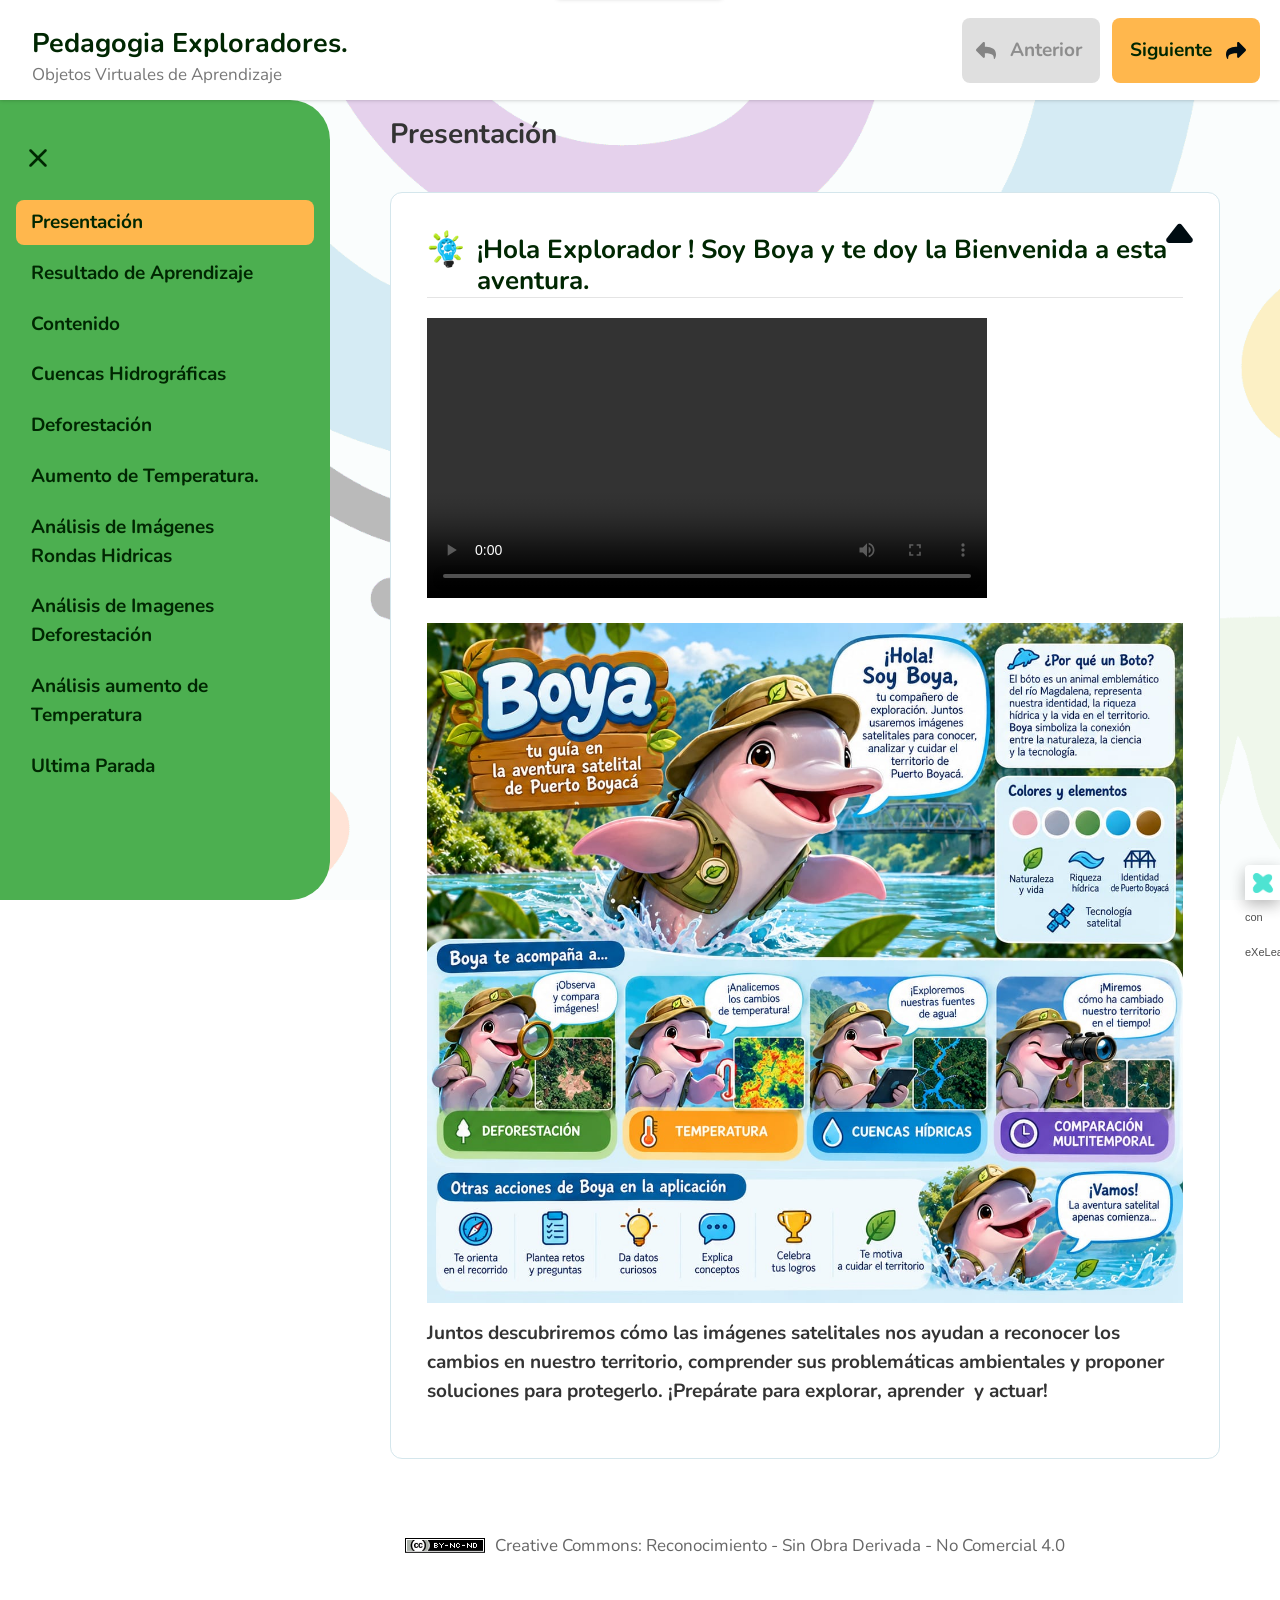
<file: index.html>
<!DOCTYPE html>
<html lang="es" id="exe-index">
<head>
<meta charset="utf-8">
<meta name="generator" content="eXeLearning v4.0.6">
<meta name="viewport" content="width=device-width, initial-scale=1">
<meta name="exe-pass-score" content="5">
<link rel="license" type="text/html" href="https://creativecommons.org/licenses/by-nc-nd/4.0/">
<title>Pedagogia Exploradores.</title>
<link rel="icon" type="image/x-icon" href="libs/favicon.ico">
<meta name="description" content="Este recurso permite a los estudiante de grado octavo de la institución educativa Antonia Santos de Puerto Boyacá, comprender, identificar y reflexionar a partir de imágenes satelitales los cambios ambientales en el territorio, promoviendo el pensamiento analítico de los estudiantes.">
<script>document.querySelector("html").classList.add("js");</script><script src="libs/jquery/jquery.min.js"> </script><script src="libs/common_i18n.js"> </script><script src="libs/common.js"> </script><script src="libs/exe_export.js"> </script><script src="libs/bootstrap/bootstrap.bundle.min.js"> </script><link rel="stylesheet" href="libs/bootstrap/bootstrap.min.css">
<script src="idevices/text/text.js"></script><link rel="stylesheet" href="idevices/text/text.css">
<link rel="stylesheet" href="content/css/base.css"><script src="theme/style.js"> </script><link rel="stylesheet" href="theme/style.css">
</head>
<body class="exe-export exe-web-site">
<script>document.body.className+=" js"</script>
<div class="exe-content exe-export pre-js siteNav-hidden"><a href="#page-mvzi56b8-rff13qmfi" id="skipNav">Skip to content</a> <nav id="siteNav">
<ul>
<li class="active"> <a href="index.html" class="active main-node no-ch">Presentación</a>
</li>
<li> <a href="html/resultado-de-aprendizaje.html" class="no-ch">Resultado de Aprendizaje</a>
</li>
<li> <a href="html/contenido.html" class="no-ch">Contenido</a>
</li>
<li> <a href="html/cuencas-hidrograficas.html" class="no-ch">Cuencas Hidrográficas</a>
</li>
<li> <a href="html/deforestacion.html" class="no-ch">Deforestación</a>
</li>
<li> <a href="html/aumento-de-temperatura.html" class="no-ch">Aumento de Temperatura.</a>
</li>
<li> <a href="html/analisis-de-imagenes-rondas-hidricas.html" class="no-ch">Análisis de Imágenes Rondas Hidricas</a>
</li>
<li> <a href="html/analisis-de-imagenes-deforestacion.html" class="no-ch">Análisis de Imagenes Deforestación</a>
</li>
<li> <a href="html/analisis-aumento-de-temperatura.html" class="no-ch">Análisis aumento de Temperatura</a>
</li>
<li> <a href="html/ultima-parada.html" class="no-ch">Ultima Parada</a>
</li>
</ul>
</nav><main id="page-mvzi56b8-rff13qmfi" class="page"> 
<header class="main-header">
<div class="package-header"><p class="package-title">Pedagogia Exploradores.</p>
<p class="package-subtitle">Objetos Virtuales de Aprendizaje</p></div>
<div class="page-header"><h1 class="page-title">Presentación</h1></div>
</header><div id="page-content-page-mvzi56b8-rff13qmfi" class="page-content">
<article id="block-mvzm7z26-b5zfjzfrf" class="box">
<header class="box-head">
<div class="box-icon exe-icon">
<img src="theme/icons/technology.png" alt="" style="display:block;object-fit:contain;">
</div>
<h1 class="box-title">¡Hola Explorador ! Soy Boya y te doy la Bienvenida a esta aventura.</h1>
<button class="box-toggle box-toggle-on" title="Toggle content">
<span>Toggle content</span>
</button></header>
<div class="box-content">
<div id="idevice-1793645502269-psl0r2ijl" class="idevice_node text" data-idevice-path="idevices/text/" data-idevice-type="text" data-idevice-component-type="json" data-idevice-json-data="{&quot;ideviceId&quot;:&quot;idevice-1793645502269-psl0r2ijl&quot;}">
<div class="exe-text-template">
    <p><video width="560" height="315" controls="controls">
<source src="content/resources/Presentación de Boya.mp4" type="video/mp4" /></video></p>
<p><strong><img src="content/resources/Quien es Boya.jpeg" width="1322" height="1190" alt="Presentación Boya" /></strong></p>
<p><strong>Juntos descubriremos cómo las imágenes satelitales nos ayudan a reconocer los cambios en nuestro territorio, comprender sus problemáticas ambientales y proponer soluciones para protegerlo. ¡Prepárate para explorar, aprender  y actuar!</strong></p>
<p></p>
<p></p>
</div>
</div>
</div>
</article>
</div></main><div class="nav-buttons">
<span class="nav-button nav-button-left" aria-hidden="true"><span>Anterior</span></span>
<a href="html/resultado-de-aprendizaje.html" title="Siguiente" class="nav-button nav-button-right"><span>Siguiente</span></a>
</div>
<footer id="siteFooter"><div id="siteFooterContent"> <div id="packageLicense" class="cc cc-by-nc-nd"> <p> <span class="license-label">Licencia: </span><a href="https://creativecommons.org/licenses/by-nc-nd/4.0/" class="license">Creative Commons: Reconocimiento - sin obra derivada - no comercial 4.0</a></p>
</div>
</div></footer>
</div>
<p id="made-with-eXe"> <a href="https://exelearning.net/" target="_blank" rel="noopener"> <span>Creado con eXeLearning <span>(Ventana nueva)</span></span></a></p>
</body>
</html>
</file>
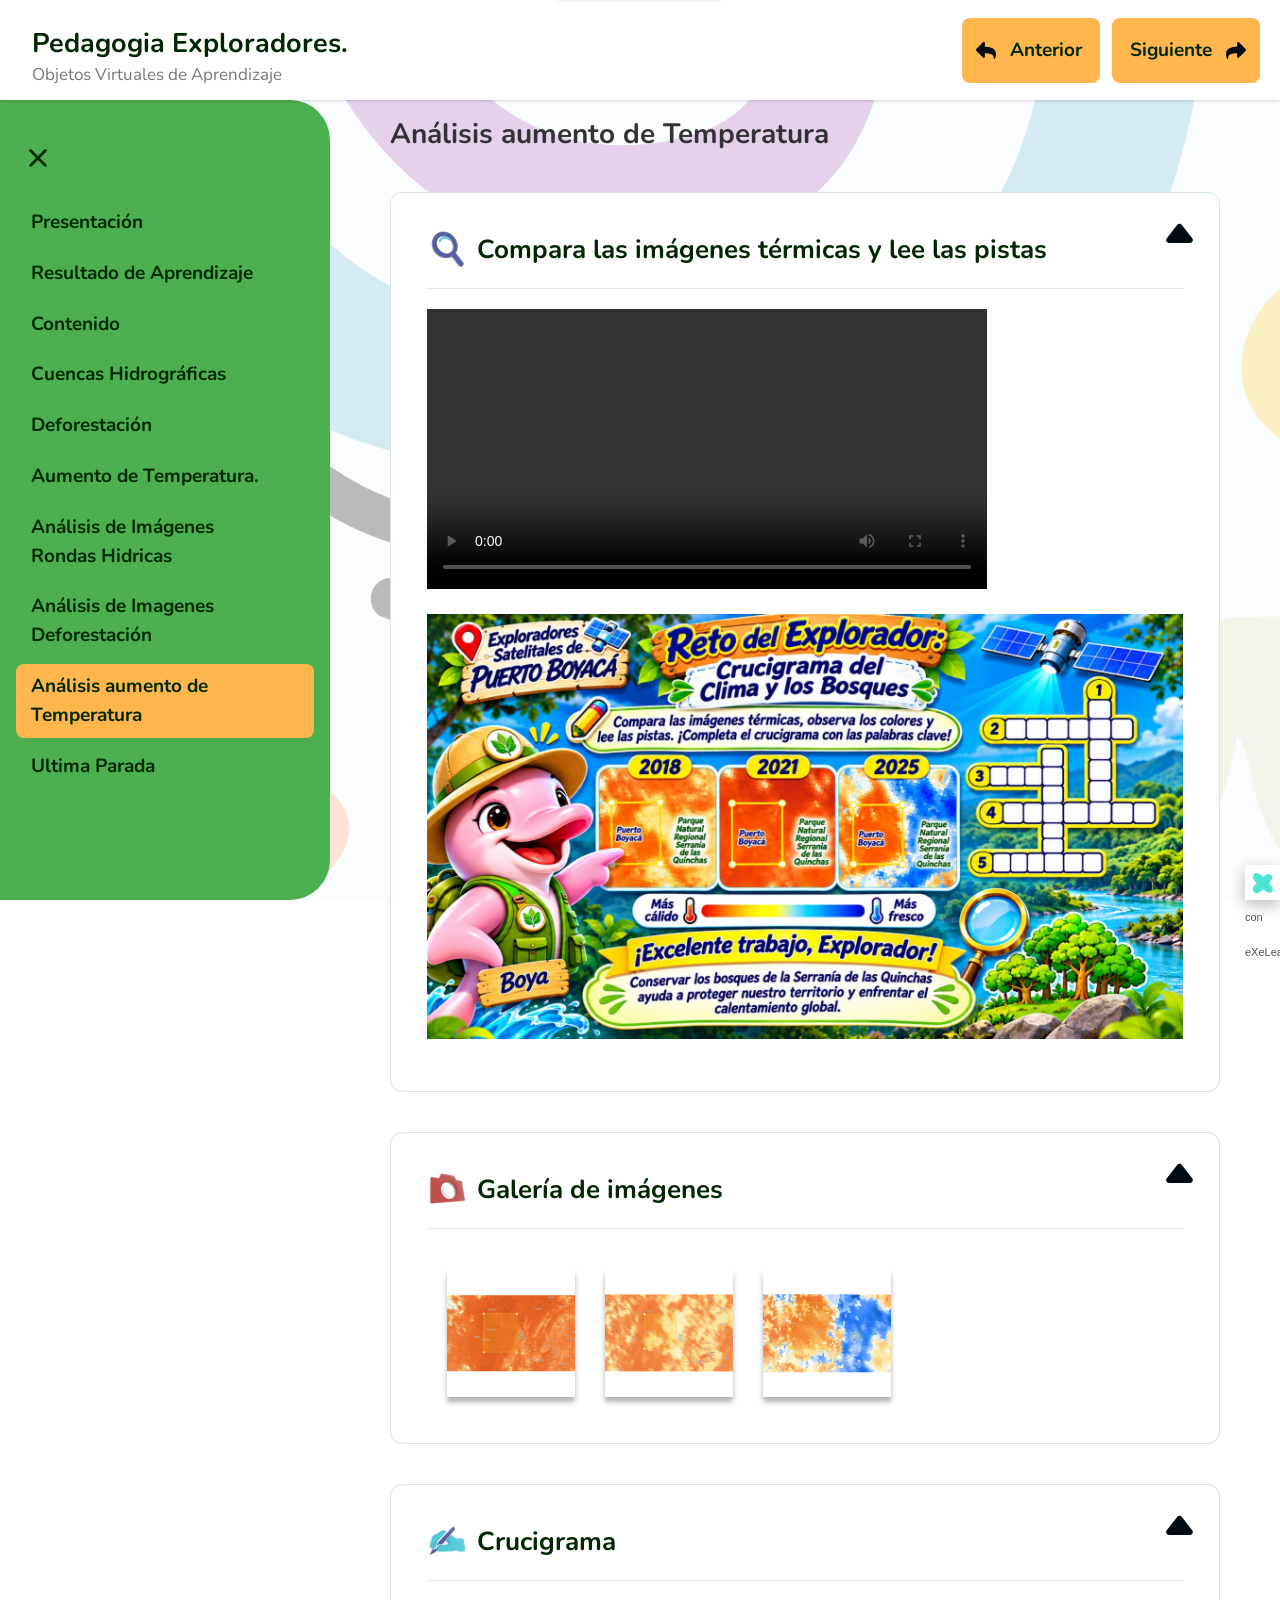
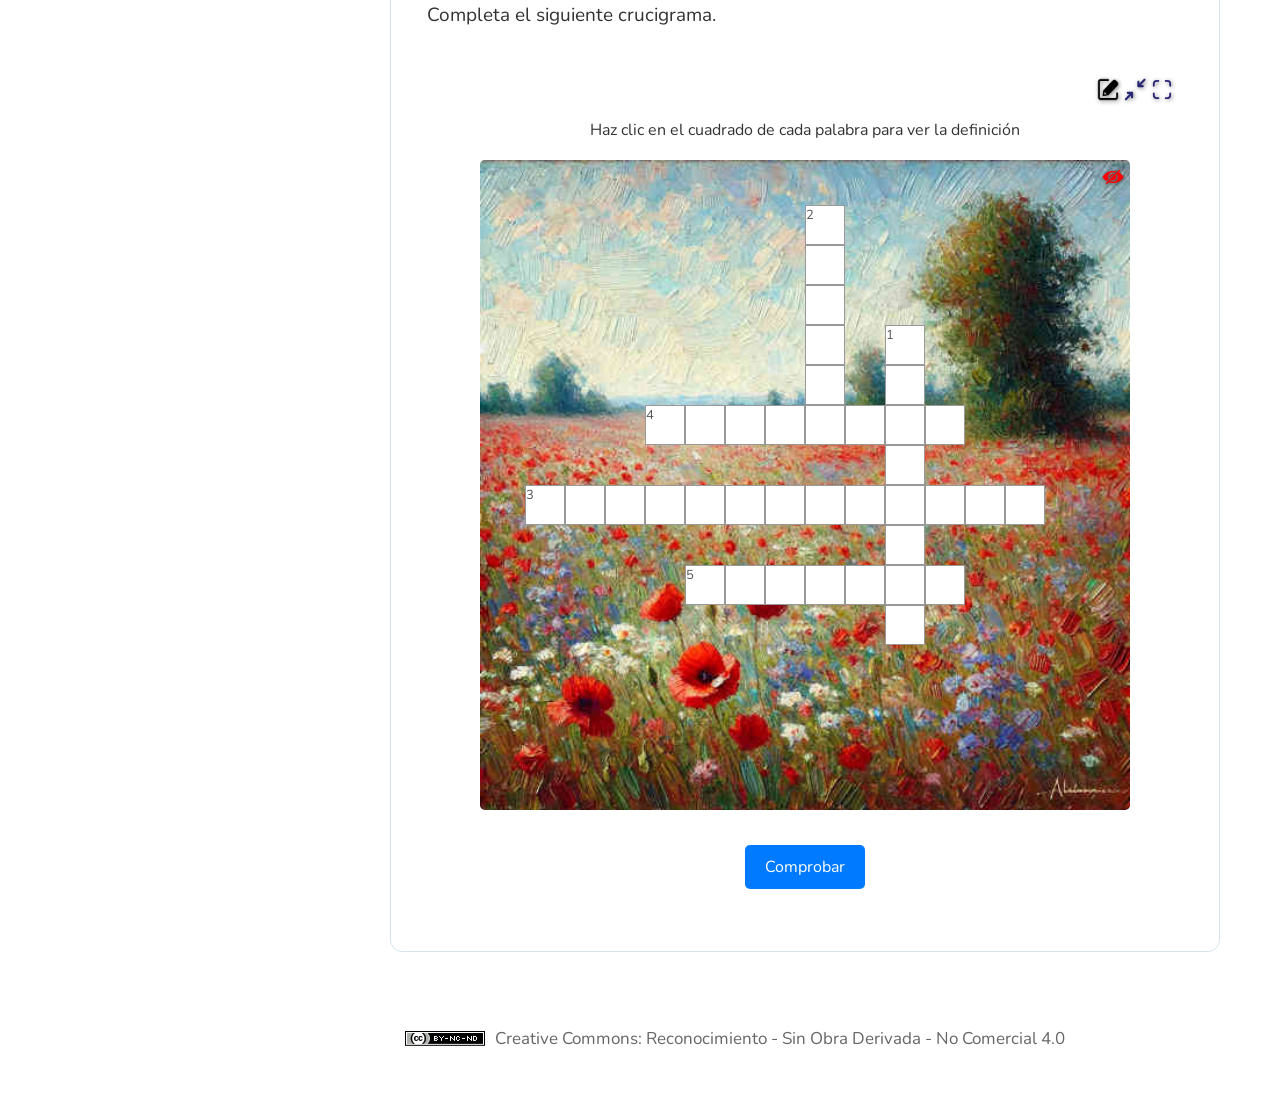
<file: html/analisis-aumento-de-temperatura.html>
<!DOCTYPE html>
<html lang="es" id="exe-page-mw1fqzb8-a4hm6vf85">
<head>
<meta charset="utf-8">
<meta name="generator" content="eXeLearning v4.0.6">
<meta name="viewport" content="width=device-width, initial-scale=1">
<meta name="exe-pass-score" content="5">
<link rel="license" type="text/html" href="https://creativecommons.org/licenses/by-nc-nd/4.0/">
<title>Análisis aumento de Temperatura | Pedagogia Exploradores.</title>
<link rel="icon" type="image/x-icon" href="../libs/favicon.ico">
<meta name="description" content="Este recurso permite a los estudiante de grado octavo de la institución educativa Antonia Santos de Puerto Boyacá, comprender, identificar y reflexionar a partir de imágenes satelitales los cambios ambientales en el territorio, promoviendo el pensamiento analítico de los estudiantes.">
<script>document.querySelector("html").classList.add("js");</script><script src="../libs/jquery/jquery.min.js"> </script><script src="../libs/common_i18n.js"> </script><script src="../libs/common.js"> </script><script src="../libs/exe_export.js"> </script><script src="../libs/bootstrap/bootstrap.bundle.min.js"> </script><link rel="stylesheet" href="../libs/bootstrap/bootstrap.min.css">
<script src="../idevices/text/text.js"></script><link rel="stylesheet" href="../idevices/text/text.css">
<script src="../idevices/image-gallery/simple-lightbox.min.js"></script><link rel="stylesheet" href="../idevices/image-gallery/simple-lightbox.min.css">
<script src="../idevices/image-gallery/image-gallery.js"></script><link rel="stylesheet" href="../idevices/image-gallery/image-gallery.css">
<script src="../idevices/crossword/crossword.js"></script><link rel="stylesheet" href="../idevices/crossword/crossword.css">
<script src="../libs/exe_lightbox/exe_lightbox.js"> </script>
<link rel="stylesheet" href="../libs/exe_lightbox/exe_lightbox.css">
<link rel="stylesheet" href="../content/css/base.css"><script src="../theme/style.js"> </script><link rel="stylesheet" href="../theme/style.css">
</head>
<body class="exe-export exe-web-site">
<script>document.body.className+=" js"</script>
<div class="exe-content exe-export pre-js siteNav-hidden"><a href="#page-mw1fqzb8-a4hm6vf85" id="skipNav">Skip to content</a> <nav id="siteNav">
<ul>
<li> <a href="../index.html" class="main-node no-ch">Presentación</a>
</li>
<li> <a href="../html/resultado-de-aprendizaje.html" class="no-ch">Resultado de Aprendizaje</a>
</li>
<li> <a href="../html/contenido.html" class="no-ch">Contenido</a>
</li>
<li> <a href="../html/cuencas-hidrograficas.html" class="no-ch">Cuencas Hidrográficas</a>
</li>
<li> <a href="../html/deforestacion.html" class="no-ch">Deforestación</a>
</li>
<li> <a href="../html/aumento-de-temperatura.html" class="no-ch">Aumento de Temperatura.</a>
</li>
<li> <a href="../html/analisis-de-imagenes-rondas-hidricas.html" class="no-ch">Análisis de Imágenes Rondas Hidricas</a>
</li>
<li> <a href="../html/analisis-de-imagenes-deforestacion.html" class="no-ch">Análisis de Imagenes Deforestación</a>
</li>
<li class="active"> <a href="../html/analisis-aumento-de-temperatura.html" class="active no-ch">Análisis aumento de Temperatura</a>
</li>
<li> <a href="../html/ultima-parada.html" class="no-ch">Ultima Parada</a>
</li>
</ul>
</nav><main id="page-mw1fqzb8-a4hm6vf85" class="page"> 
<header class="main-header">
<div class="package-header"><p class="package-title">Pedagogia Exploradores.</p>
<p class="package-subtitle">Objetos Virtuales de Aprendizaje</p></div>
<div class="page-header"><h1 class="page-title">Análisis aumento de Temperatura</h1></div>
</header><div id="page-content-page-mw1fqzb8-a4hm6vf85" class="page-content">
<article id="block-mw1i9msi-967b70dlr" class="box">
<header class="box-head">
<div class="box-icon exe-icon">
<img src="../theme/icons/observe.png" alt="" style="display:block;object-fit:contain;">
</div>
<h1 class="box-title">Compara las imágenes térmicas y lee las pistas</h1>
<button class="box-toggle box-toggle-on" title="Toggle content">
<span>Toggle content</span>
</button></header>
<div class="box-content">
<div id="idevice-1793759793569-4ps64smaj" class="idevice_node text" data-idevice-path="../idevices/text/" data-idevice-type="text" data-idevice-component-type="json" data-idevice-json-data="{&quot;ideviceId&quot;:&quot;idevice-1793759793569-4ps64smaj&quot;}">
<div class="exe-text-template">
    <p><video width="560" height="315" controls="controls">
<source src="../content/resources/Cómo_la_deforestación_dispara_el_calor_local.mp4" type="video/mp4" /></video></p>
<p><img src="../content/resources/Crucigrama.jpeg" width="1366" height="769" alt="Crucigrama" /></p>
</div>
</div>
</div>
</article><article id="block-mw1ilhqx-7ezyb0s48" class="box">
<header class="box-head">
<div class="box-icon exe-icon">
<img src="../theme/icons/gallery.png" alt="" style="display:block;object-fit:contain;">
</div>
<h1 class="box-title">Galería de imágenes</h1>
<button class="box-toggle box-toggle-on" title="Toggle content">
<span>Toggle content</span>
</button></header>
<div class="box-content">
<div id="idevice-1793760346904-z9yhz8y3m" class="idevice_node image-gallery" data-idevice-path="../idevices/image-gallery/" data-idevice-type="image-gallery" data-idevice-component-type="json" data-idevice-json-data="{&quot;ideviceId&quot;:&quot;idevice-1793760346904-z9yhz8y3m&quot;,&quot;img_0&quot;:{&quot;img&quot;:&quot;../content/resources/Cambio de temperatura 2018.jpeg&quot;,&quot;thumbnail&quot;:&quot;../content/resources/Cambio de temperatura 2018.jpeg&quot;,&quot;title&quot;:&quot;Cambio de temperatura 2018&quot;,&quot;linktitle&quot;:&quot;&quot;,&quot;author&quot;:&quot;&quot;,&quot;linkauthor&quot;:&quot;&quot;,&quot;license&quot;:&quot;&quot;},&quot;img_1&quot;:{&quot;img&quot;:&quot;../content/resources/Cambio de temperatura 2021.jpeg&quot;,&quot;thumbnail&quot;:&quot;../content/resources/Cambio de temperatura 2021.jpeg&quot;,&quot;title&quot;:&quot;Cambio de temperatura 2021&quot;,&quot;linktitle&quot;:&quot;&quot;,&quot;author&quot;:&quot;&quot;,&quot;linkauthor&quot;:&quot;&quot;,&quot;license&quot;:&quot;&quot;},&quot;img_2&quot;:{&quot;img&quot;:&quot;../content/resources/Cambio de temperatura 2025.jpeg&quot;,&quot;thumbnail&quot;:&quot;../content/resources/Cambio de temperatura 2025.jpeg&quot;,&quot;title&quot;:&quot;Cambio de temperatura 2025&quot;,&quot;linktitle&quot;:&quot;&quot;,&quot;author&quot;:&quot;&quot;,&quot;linkauthor&quot;:&quot;&quot;,&quot;license&quot;:&quot;&quot;}}" data-idevice-template="image-gallery.html">
<!-- Idevice Example template start -->
<div class="exe-image-gallery-template">
  <!-- Idevice content start -->
  
            <div class="imageGallery-IDevice">
                <div class="imageGallery-body"><div id="imageContainer_0" class="imageContainer"> <a idevice-id="idevice-1793760346904-z9yhz8y3m" title="Cambio de temperatura 2018" href="../content/resources/Cambio de temperatura 2018.jpeg" class="imageLink">  <div class="imageElement">   <img src="../content/resources/Cambio de temperatura 2018.jpeg" height="128" width="128" title="Cambio de temperatura 2018" alt="Cambio de temperatura 2018" titlelink="" author="" authorlink="" license="" licenselink=""/>  </div> </a></div><div id="imageContainer_1" class="imageContainer"> <a idevice-id="idevice-1793760346904-z9yhz8y3m" title="Cambio de temperatura 2021" href="../content/resources/Cambio de temperatura 2021.jpeg" class="imageLink">  <div class="imageElement">   <img src="../content/resources/Cambio de temperatura 2021.jpeg" height="128" width="128" title="Cambio de temperatura 2021" alt="Cambio de temperatura 2021" titlelink="" author="" authorlink="" license="" licenselink=""/>  </div> </a></div><div id="imageContainer_2" class="imageContainer"> <a idevice-id="idevice-1793760346904-z9yhz8y3m" title="Cambio de temperatura 2025" href="../content/resources/Cambio de temperatura 2025.jpeg" class="imageLink">  <div class="imageElement">   <img src="../content/resources/Cambio de temperatura 2025.jpeg" height="128" width="128" title="Cambio de temperatura 2025" alt="Cambio de temperatura 2025" titlelink="" author="" authorlink="" license="" licenselink=""/>  </div> </a></div>
                </div>
            </div>
  <!-- Idevice content end -->
</div>
<!-- Idevice Example template end -->
</div>
</div>
</article><article id="block-mw1hcc2d-g67x28c9i" class="box">
<header class="box-head">
<div class="box-icon exe-icon">
<img src="../theme/icons/draw.png" alt="" style="display:block;object-fit:contain;">
</div>
<h1 class="box-title">Crucigrama</h1>
<button class="box-toggle box-toggle-on" title="Toggle content">
<span>Toggle content</span>
</button></header>
<div class="box-content">
<div id="idevice-1793758240020-zasvvw9r2" class="idevice_node crossword" data-idevice-path="../idevices/crossword/" data-idevice-type="crossword">
<div class="crucigrama-IDevice">
       <div class="game-evaluation-ids js-hidden" data-id="idevice-1793758240020-zasvvw9r2" data-evaluationb="false" data-evaluationid="24564e3a-02dd-4122-bcba-c81b892d9fb9"></div>
            <div class="crucigrama-version js-hidden">1</div>
            <div class="crucigrama-feedback-game"></div>
            <div class="crucigrama-instructions gameQP-instructions"><p>Completa el siguiente crucigrama.</p></div>
            <div class="crucigrama-DataGame js-hidden">%E9%B0%E6%EB%E2%F7%D5%F3%FF%F7%B0%A8%B0%D1%E0%E7%F1%FB%F5%E0%F3%FF%F3%B0%BE%B0%FB%FC%E1%E6%E0%E7%F1%E6%FB%FD%FC%E1%B0%A8%B0%AE%E2%AC%D1%FD%FF%E2%FE%F7%E6%F3%B2%F7%FE%B2%E1%FB%F5%E7%FB%F7%FC%E6%F7%B2%F1%E0%E7%F1%FB%F5%E0%F3%FF%F3%BC%AE%BD%E2%AC%B0%BE%B0%E1%FA%FD%E5%DF%FB%FC%FB%FF%FB%E8%F7%B0%A8%F4%F3%FE%E1%F7%BE%B0%E1%FA%FD%E5%C1%FD%FE%E7%E6%FB%FD%FC%B0%A8%E6%E0%E7%F7%BE%B0%FB%E6%FB%FC%F7%E0%F3%E0%EB%B0%A8%E9%B0%E1%FA%FD%E5%D1%FE%E7%F7%B0%A8%F4%F3%FE%E1%F7%BE%B0%F1%FE%E7%F7%D5%F3%FF%F7%B0%A8%B0%B0%BE%B0%E2%F7%E0%F1%F7%FC%E6%F3%F5%F7%D1%FE%E7%F7%B0%A8%A6%A2%BE%B0%E1%FA%FD%E5%D1%FD%F6%F7%D3%F1%F1%F7%E1%E1%B0%A8%F4%F3%FE%E1%F7%BE%B0%F1%FD%F6%F7%D3%F1%F1%F7%E1%E1%B0%A8%B0%B0%BE%B0%FF%F7%E1%E1%F3%F5%F7%D1%FD%F6%F7%D3%F1%F1%F7%E1%E1%B0%A8%B0%B0%EF%BE%B0%E5%FD%E0%F6%E1%D5%F3%FF%F7%B0%A8%C9%E9%B0%E5%FD%E0%F6%B0%A8%B0%C3%C7%DB%DC%D1%DA%D3%C1%B0%BE%B0%F6%F7%F4%FB%FC%FB%E6%FB%FD%FC%B0%A8%B0%DC%FD%FF%F0%E0%F7%B2%F6%F7%B2%FE%F3%B2%C1%F7%E0%E0%F3%FC%7F%F3%B2%EB%B2%C2%F3%E0%E3%E7%F7%B2%DC%F3%E6%E7%E0%F3%FE%B2%C0%F7%F5%FB%FD%FC%F3%FE%B2%E3%E7%F7%B2%F7%FC%B2%F7%FE%B2%E2%E0%FB%FF%F7%E0%B2%FF%F3%E2%F3%B2%E1%F7%B2%FD%F0%E1%F7%E0%E4%F3%B2%F6%F7%B2%F1%FD%FE%FD%E0%B2%F3%E8%E7%FE%B2%F0%E0%FB%FE%FE%F3%FC%E6%F7%BE%B2%F3%F1%E6%E7%F3%FC%F6%FD%B2%F1%FD%FF%FD%B2%E7%FC%B2%F7%E1%F1%E7%F6%FD%B2%E3%E7%F7%B2%E0%F7%F4%E0%F7%E1%F1%F3%B2%F7%FE%B2%FD%E0%FB%F7%FC%E6%F7%B2%F6%F7%B2%FC%E7%F7%E1%E6%E0%FD%B2%E6%F7%E0%E0%FB%E6%FD%E0%FB%FD%BC%B0%BE%B0%EA%B0%A8%A2%BE%B0%EB%B0%A8%A2%BE%B0%F3%E7%E6%FA%FD%E0%B0%A8%B0%B0%BE%B0%F3%FE%E6%B0%A8%B0%B0%BE%B0%E7%E0%FE%B0%A8%B0%F0%FE%FD%F0%A8%F3%E2%E2%A8%BD%BD%FE%FD%F1%F3%FE%FA%FD%E1%E6%BD%F6%AB%A4%A3%A3%AA%AB%A5%BF%AB%F6%A4%F3%BF%A6%A3%F3%F1%BF%AB%A1%F0%F0%BF%A5%A1%F3%A5%A5%F6%A2%F6%A4%A3%F6%A5%B0%BE%B0%F3%E7%F6%FB%FD%B0%A8%B0%B0%BE%B0%E2%F7%E0%F1%F7%FC%E6%F3%F5%F7%C1%FA%FD%E5%B0%A8%FC%E7%FE%FE%EF%BE%E9%B0%E5%FD%E0%F6%B0%A8%B0%D6%D7%D4%DD%C0%D7%C1%C6%D3%D1%DB%DD%DC%B0%BE%B0%F6%F7%F4%FB%FC%FB%E6%FB%FD%FC%B0%A8%B0%D4%F7%FCa%FF%F7%FC%FD%B2%E2%E0%FD%E4%FD%F1%F3%F6%FD%B2%E2%FD%E0%B2%FE%F3%B2%E2%7B%E0%F6%FB%F6%F3%B2%FF%F3%E1%FB%E4%F3%B2%F6%F7%B2s%E0%F0%FD%FE%F7%E1%BC%B2%D7%E1%B2%FE%F3%B2%E0%F3%E8a%FC%B2%E2%E0%FB%FC%F1%FB%E2%F3%FE%B2%E2%FD%E0%B2%FE%F3%B2%E3%E7%F7%B2%F7%FE%B2%E0%F7%F1%E7%F3%F6%E0%FD%B2%F6%F7%B2%C2%E7%F7%E0%E6%FD%B2%D0%FD%EB%F3%F1s%B2%E2%F3%E1a%B2%F6%F7%B2%E6%F7%FC%F7%E0%B2%E8%FD%FC%F3%E1%B2%E6%F7%FF%E2%FE%F3%F6%F3%E1%B2%F3%B2%E4%FD%FE%E4%F7%E0%E1%F7%B2%F1%FD%FF%E2%FE%F7%E6%F3%FF%F7%FC%E6%F7%B2%FC%F3%E0%F3%FC%F8%F3%B2%EB%B2%F3%E0%F6%FB%F7%FC%E6%F7%B2%F7%FC%B2%FE%FD%E1%B2h%FE%E6%FB%FF%FD%E1%B2%FF%F3%E2%F3%E1%BC%B2%B0%BE%B0%EA%B0%A8%A2%BE%B0%EB%B0%A8%A2%BE%B0%F3%E7%E6%FA%FD%E0%B0%A8%B0%B0%BE%B0%F3%FE%E6%B0%A8%B0%B0%BE%B0%E7%E0%FE%B0%A8%B0%F0%FE%FD%F0%A8%F3%E2%E2%A8%BD%BD%FE%FD%F1%F3%FE%FA%FD%E1%E6%BD%F0%A7%A6%F7%F4%A6%A0%A5%BF%F6%F6%F6%AA%BF%A6%AB%F1%A0%BF%F3%A6%A6%F4%BF%F6%F4%F4%A4%F4%A7%A2%F6%A0%A6%A0%A2%B0%BE%B0%F3%E7%F6%FB%FD%B0%A8%B0%B0%BE%B0%E2%F7%E0%F1%F7%FC%E6%F3%F5%F7%C1%FA%FD%E5%B0%A8%FC%E7%FE%FE%EF%BE%E9%B0%E5%FD%E0%F6%B0%A8%B0%D0%DD%CB%D3%D1%D3%B0%BE%B0%F6%F7%F4%FB%FC%FB%E6%FB%FD%FC%B0%A8%B0%u20B0%B2%D6%F7%E2%F3%E0%E6%F3%FF%F7%FC%E6%FD%B2%F3%FE%B2%E3%E7%F7%B2%E2%F7%E0%E6%F7%FC%F7%F1%F7%B2%FC%E7%F7%E1%E6%E0%FD%B2%FF%E7%FC%FB%F1%FB%E2%FB%FD%BE%B2%E0%F7%E2%E0%F7%E1%F7%FC%E6%F3%F6%FD%B2%F6%F7%FC%E6%E0%FD%B2%F6%F7%FE%B2%E0%F7%F1%E7%F3%F6%E0%FD%B2%F3%FF%F3%E0%FB%FE%FE%FD%B2%F6%FD%FC%F6%F7%B2%FF%F7%F6%FB%FF%FD%E1%B2%F7%FE%B2%F3%E7%FF%F7%FC%E6%FD%B2%F6%F7%FE%B2%F1%F3%FE%FD%E0%B2%F3c%FD%B2%E6%E0%F3%E1%B2%F3c%FD%BC%B0%BE%B0%EA%B0%A8%A2%BE%B0%EB%B0%A8%A2%BE%B0%F3%E7%E6%FA%FD%E0%B0%A8%B0%B0%BE%B0%F3%FE%E6%B0%A8%B0%B0%BE%B0%E7%E0%FE%B0%A8%B0%B0%BE%B0%F3%E7%F6%FB%FD%B0%A8%B0%B0%BE%B0%E2%F7%E0%F1%F7%FC%E6%F3%F5%F7%C1%FA%FD%E5%B0%A8%FC%E7%FE%FE%EF%BE%E9%B0%E5%FD%E0%F6%B0%A8%B0%C4%D7%D5%D7%C6%D3%DE%B0%BE%B0%F6%F7%F4%FB%FC%FB%E6%FB%FD%FC%B0%A8%B0%C6%FB%E2%FD%B2%F6%F7%B2%F1%FD%F0%F7%E0%E6%E7%E0%F3%B2%BA%F1%F3%E2%F3%B2%F6%F7%B2s%E0%F0%FD%FE%F7%E1%BE%B2%E2%FE%F3%FC%E6%F3%E1%B2%EB%B2%F0%FD%E1%E3%E7%F7%E1%BB%B2%E3%E7%F7%B2%E1%F7%B2%F7%E1%E6s%B2%E2%F7%E0%F6%FB%F7%FC%F6%FD%B2%F7%FC%B2%FE%F3%E1%B2%E8%FD%FC%F3%E1%B2%E0%FD%F8%F3%E1%B2%EB%B2%E3%E7%F7%B2%F7%E1%B2%E4%FB%E6%F3%FE%B2%F1%FD%FC%E1%F7%E0%E4%F3%E0%B2%E2%F3%E0%F3%B2%E0%F7%F5%E7%FE%F3%E0%B2%F7%FE%B2%F1%FE%FB%FF%F3%B2%FE%FD%F1%F3%FE%BC%B0%BE%B0%EA%B0%A8%A2%BE%B0%EB%B0%A8%A2%BE%B0%F3%E7%E6%FA%FD%E0%B0%A8%B0%B0%BE%B0%F3%FE%E6%B0%A8%B0%B0%BE%B0%E7%E0%FE%B0%A8%B0%B0%BE%B0%F3%E7%F6%FB%FD%B0%A8%B0%B0%BE%B0%E2%F7%E0%F1%F7%FC%E6%F3%F5%F7%C1%FA%FD%E5%B0%A8%FC%E7%FE%FE%EF%BE%E9%B0%E5%FD%E0%F6%B0%A8%B0%D3%DC%DD%DF%D3%DE%DB%D3%B0%BE%B0%F6%F7%F4%FB%FC%FB%E6%FB%FD%FC%B0%A8%B0%C2%F3%FE%F3%F0%E0%F3%B2%E3%E7%F7%B2%F6%F7%E1%F1%E0%FB%F0%F7%B2%E7%FC%F3%B2%E4%F3%E0%FB%F3%F1%FBa%FC%B2%FD%B2%F1%F3%FF%F0%FB%FD%B2%F6%E0s%E1%E6%FB%F1%FD%B2%E0%F7%E1%E2%F7%F1%E6%FD%B2%F3%B2%FE%F3%B2%E6%F7%FF%E2%F7%E0%F3%E6%E7%E0%F3%B2%FC%FD%E0%FF%F3%FE%BE%B2%E3%E7%F7%B2%F7%E1%B2%F8%E7%E1%E6%F3%FF%F7%FC%E6%F7%B2%FE%FD%B2%E3%E7%F7%B2%FF%FB%F6%F7%FC%B2%F7%E1%E6%FD%E1%B2%FF%F3%E2%F3%E1%B2%E1%F3%E6%F7%FE%FB%E6%F3%FE%F7%E1%B2%F6%F7%B2%F1%F3%FE%FD%E0%BC%B0%BE%B0%EA%B0%A8%A2%BE%B0%EB%B0%A8%A2%BE%B0%F3%E7%E6%FA%FD%E0%B0%A8%B0%B0%BE%B0%F3%FE%E6%B0%A8%B0%B0%BE%B0%E7%E0%FE%B0%A8%B0%B0%BE%B0%F3%E7%F6%FB%FD%B0%A8%B0%B0%BE%B0%E2%F7%E0%F1%F7%FC%E6%F3%F5%F7%C1%FA%FD%E5%B0%A8%FC%E7%FE%FE%EF%CF%BE%B0%FB%E1%C1%F1%FD%E0%FF%B0%A8%A2%BE%B0%FA%F3%E1%D0%F3%F1%F9%B0%A8%E6%E0%E7%F7%BE%B0%E7%E0%FE%D0%F3%F1%F9%B0%A8%B0%B0%BE%B0%E6%F7%EA%E6%D0%E7%E6%E6%FD%FC%C1%F1%FD%E0%FF%B0%A8%B0%D5%E7%F3%E0%F6%F3%E0%B2%FE%F3%B2%E2%E7%FC%E6%E7%F3%F1%FBa%FC%B0%BE%B0%E0%F7%E2%F7%F3%E6%D3%F1%E6%FB%E4%FB%E6%EB%B0%A8%E6%E0%E7%F7%BE%B0%E5%F7%FB%F5%FA%E6%F7%F6%B0%A8%A3%A2%A2%BE%B0%E6%F7%EA%E6%D4%F7%F7%F6%D0%F3%F1%F9%B0%A8%B0%B0%BE%B0%E6%F7%EA%E6%D3%F4%E6%F7%E0%B0%A8%B0%B0%BE%B0%F1%F3%E1%F7%C1%F7%FC%E1%FB%E6%FB%E4%F7%B0%A8%F4%F3%FE%E1%F7%BE%B0%E6%FB%FE%F6%F7%B0%A8%E6%E0%E7%F7%BE%B0%F4%F7%F7%F6%D0%F3%F1%F9%B0%A8%F4%F3%FE%E1%F7%BE%B0%E2%F7%E0%F1%F7%FC%E6%F3%F8%F7%D4%D0%B0%A8%A3%A2%A2%BE%B0%E4%F7%E0%E1%FB%FD%FC%B0%A8%A0%BE%B0%F7%E4%F3%FE%E7%F3%E6%FB%FD%FC%B0%A8%F4%F3%FE%E1%F7%BE%B0%F7%E4%F3%FE%E7%F3%E6%FB%FD%FC%DB%D6%B0%A8%B0%A0%A6%A7%A4%A6%F7%A1%F3%BF%A2%A0%F6%F6%BF%A6%A3%A0%A0%BF%F0%F1%F0%F3%BF%F1%AA%A3%F0%AA%AB%A0%F6%AB%F4%F0%AB%B0%BE%B0%E2%F3%E1%E1%C1%F1%FD%E0%F7%DF%FD%F6%F7%B0%A8%B0%F5%FE%FD%F0%F3%FE%B0%BE%B0%E2%F3%E1%E1%C1%F1%FD%E0%F7%D1%E7%E1%E6%FD%FF%B0%A8%A7%BE%B0%E2%F7%E0%F1%F7%FC%E6%F3%F8%F7%C3%E7%F7%E1%E6%FB%FD%FC%E1%B0%A8%B0%A3%A2%A2%B0%BE%B0%F6%FB%F4%F4%FB%F1%E7%FE%E6%EB%B0%A8%B0%A3%A2%A2%B0%BE%B0%E6%FB%FF%F7%B0%A8%B0%A2%B0%BE%B0%F3%E7%E6%FA%FD%E0%D0%F3%F1%F9%DB%FF%F3%F5%F7%B0%A8%B0%B0%BE%B0%FB%F6%B0%A8%B0%FB%F6%F7%E4%FB%F1%F7%BF%A3%A5%AB%A1%A5%A7%AA%A0%A6%A2%A2%A0%A2%BF%E8%F3%E1%E4%E4%E5%AB%E0%A0%B0%BE%B0%FF%E1%F5%E1%B0%A8%E9%B0%FF%E1%F5%C0%F7%E2%FE%EB%B0%A8%B0%C0%F7%E1%E2%FD%FC%F6%F7%E0%B0%BE%B0%FF%E1%F5%D7%FC%E6%F7%E0%D1%FD%F6%F7%B0%A8%B0%DB%FC%E6%E0%FD%F6%E7%F1%F7%B2%F7%FE%B2%F1a%F6%FB%F5%FD%B2%F6%F7%B2%F3%F1%F1%F7%E1%FD%B0%BE%B0%FF%E1%F5%D7%E0%E0%FD%E0%D1%FD%F6%F7%B0%A8%B0%D7%FE%B2%F1a%F6%FB%F5%FD%B2%F6%F7%B2%F3%F1%F1%F7%E1%FD%B2%FC%FD%B2%F7%E1%B2%F1%FD%E0%E0%F7%F1%E6%FD%B0%BE%B0%FF%E1%F5%DB%FC%F6%FB%F1%F3%E6%F7%C5%FD%E0%F6%B0%A8%B0%C2%E0%FD%E2%FD%E0%F1%FB%FD%FC%F3%B2%E7%FC%F3%B2%E2%F3%FE%F3%F0%E0%F3%B2%FD%B2%F7%EA%E2%E0%F7%E1%FBa%FC%B0%BE%B0%FF%E1%F5%D1%FE%E7%F7%B0%A8%B03%D5%F7%FC%FB%F3%FE%B3%B2%DE%F3%B2%E2%FB%E1%E6%F3%B2%F7%E1%A8%B0%BE%B0%FF%E1%F5%D1%FD%F6%F7%D3%F1%F1%F7%E1%E1%B0%A8%B0%D1a%F6%FB%F5%FD%B2%F6%F7%B2%F3%F1%F1%F7%E1%FD%B0%BE%B0%FF%E1%F5%C0%F7%E3%E7%FB%E0%F7%F6%D3%F1%F1%F7%E1%E1%D9%F7%EB%B0%A8%B0%D7%E1%B2%FC%F7%F1%F7%E1%F3%E0%FB%FD%B2%F7%FE%B2%F1a%F6%FB%F5%FD%B2%F6%F7%B2%F3%F1%F1%F7%E1%FD%B0%BE%B0%FF%E1%F5%DB%FC%F4%FD%E0%FF%F3%E6%FB%FD%FC%DE%FD%FD%F9%FB%FC%F5%B0%A8%B03%D5%F7%FC%FB%F3%FE%B3%B2%DE%F3%B2%FB%FC%F4%FD%E0%FF%F3%F1%FBa%FC%B2%E3%E7%F7%B2%F7%E1%E6%F3%F0%F3%B2%F0%E7%E1%F1%F3%FC%F6%FD%B0%BE%B0%FF%E1%F5%C2%FE%F3%EB%C1%E6%F3%E0%E6%B0%A8%B0%C2%E7%FE%E1%F3%B2%F3%E3%E7%7F%B2%E2%F3%E0%F3%B2%F8%E7%F5%F3%E0%B0%BE%B0%FF%E1%F5%D7%E0%E0%FD%E0%E1%B0%A8%B0%D7%E0%E0%FD%E0%F7%E1%B0%BE%B0%FF%E1%F5%DA%FB%E6%E1%B0%A8%B0%D3%F1%FB%F7%E0%E6%FD%E1%B0%BE%B0%FF%E1%F5%C1%F1%FD%E0%F7%B0%A8%B0%C2%E7%FC%E6%E7%F3%F1%FBa%FC%B0%BE%B0%FF%E1%F5%C5%F7%FB%F5%FA%E6%B0%A8%B0%C2%F7%E1%FD%B0%BE%B0%FF%E1%F5%DF%FB%FC%FB%FF%FB%E8%F7%B0%A8%B0%DF%FB%FC%FB%FF%FB%E8%F3%E0%B0%BE%B0%FF%E1%F5%DF%F3%EA%FB%FF%FB%E8%F7%B0%A8%B0%DF%F3%EA%FB%FF%FB%E8%F3%E0%B0%BE%B0%FF%E1%F5%C6%FB%FF%F7%B0%A8%B0%DE%7F%FF%FB%E6%F7%B2%F6%F7%B2%E6%FB%F7%FF%E2%FD%B2%BA%FF%FF%A8%E1%E1%BB%B0%BE%B0%FF%E1%F5%D4%E7%FE%FE%C1%F1%E0%F7%F7%FC%B0%A8%B0%C2%F3%FC%E6%F3%FE%FE%F3%B2%D1%FD%FF%E2%FE%F7%E6%F3%B0%BE%B0%FF%E1%F5%D7%EA%FB%E6%D4%E7%FE%FE%C1%F1%E0%F7%F7%FC%B0%A8%B0%C1%F3%FE%FB%E0%B2%F6%F7%FE%B2%FF%FD%F6%FD%B2%E2%F3%FC%E6%F3%FE%FE%F3%B2%F1%FD%FF%E2%FE%F7%E6%F3%B0%BE%B0%FF%E1%F5%DC%E7%FF%C3%E7%F7%E1%E6%FB%FD%FC%E1%B0%A8%B0%DCh%FF%F7%E0%FD%B2%F6%F7%B2%E2%E0%F7%F5%E7%FC%E6%F3%E1%B0%BE%B0%FF%E1%F5%DC%FD%DB%FF%F3%F5%F7%B0%A8%B0%C2%E0%F7%F5%E7%FC%E6%F3%B2%E1%FB%FC%B2%FB%FFs%F5%F7%FC%F7%E1%B0%BE%B0%FF%E1%F5%D1%FD%FD%FE%B0%A8%B03%D0%FB%F7%FC%B3%B0%BE%B0%FF%F5%E1%D3%FE%FE%C3%E7%F7%E1%E6%FB%FD%FC%E1%B0%A8%B03%D1%FD%FF%E2%FE%F7%E6%F3%F6%F3%E1%B2%FE%F3%E1%B2%E2%E0%F7%F5%E7%FC%E6%F3%E1%B3%B0%BE%B0%FF%E1%F5%C1%E7%F1%F1%F7%E1%E1%F7%E1%B0%A8%B03%D1%FD%E0%E0%F7%F1%E6%FD%B3%B2%EE%B23%D7%EA%F1%F7%FE%F7%FC%E6%F7%B3%B2%EE%B23%D5%F7%FC%FB%F3%FE%B3%B2%EE%B23%DF%E7%EB%B2%F0%FB%F7%FC%B3%B2%EE%B23%C2%F7%E0%F4%F7%F1%E6%FD%B3%B0%BE%B0%FF%E1%F5%D4%F3%FB%FE%E7%E0%F7%E1%B0%A8%B03%DC%FD%B2%F7%E0%F3%B2%F7%E1%FD%B3%B2%EE%B23%DB%FC%F1%FD%E0%E0%F7%F1%E6%FD%B3%B2%EE%B23%DC%FD%B2%F7%E1%B2%F1%FD%E0%E0%F7%F1%E6%FD%B3%B2%EE%B23%DE%FD%B2%E1%F7%FC%E6%FB%FF%FD%E1%B3%B2%EE%B23%D7%E0%E0%FD%E0%B3%B0%BE%B0%FF%E1%F5%C6%E0%EB%D3%F5%F3%FB%FC%B0%A8%B0%DC%F7%F1%F7%E1%FB%E6%F3%E1%B2%F3%FE%B2%FF%F7%FC%FD%E1%B2%B7%E1%B7%B2%F6%F7%B2%E0%F7%E1%E2%E7%F7%E1%E6%F3%E1%B2%F1%FD%E0%E0%F7%F1%E6%F3%E1%B2%E2%F3%E0%F3%B2%FD%F0%E6%F7%FC%F7%E0%B2%FE%F3%B2%FB%FC%F4%FD%E0%FF%F3%F1%FBa%FC%BC%B2%DB%FC%E6%7B%FC%E6%F3%FE%FD%B2%F6%F7%B2%FC%E7%F7%E4%FD%BC%B0%BE%B0%FF%E1%F5%C5%E0%FD%E6%F7%B0%A8%B0%D7%E1%F1%E0%FB%F0%F7%B2%FE%F3%B2%E2%F3%FE%F3%F0%E0%F3%B2%F1%FD%E0%E0%F7%F1%E6%F3%B2%EB%B2%E2%E7%FE%E1%F3%B2%F7%FC%B2%C0%F7%E1%E2%FD%FC%F6%F7%E0%BC%B2%C1%FB%B2%F6%E7%F6%F3%E1%BE%B2%E2%E7%FE%E1%F3%B2%F7%FC%B2%C1%F7%F5%E7%FB%E0%BC%B0%BE%B0%FF%E1%F5%D7%FC%F6%D5%F3%FF%F7%C1%F1%FD%E0%F7%B0%A8%B0%D1%FD%FF%FB%F7%FC%F1%F7%B2%FE%F3%B2%E2%F3%E0%E6%FB%F6%F3%B2%F3%FC%E6%F7%E1%B2%F6%F7%B2%F5%E7%F3%E0%F6%F3%E0%B2%FE%F3%B2%E2%E7%FC%E6%E7%F3%F1%FBa%FC%BC%B0%BE%B0%FF%E1%F5%C1%F1%FD%E0%F7%C1%F1%FD%E0%FF%B0%A8%B0%DE%F3%B2%E2%E7%FC%E6%E7%F3%F1%FBa%FC%B2%FC%FD%B2%E1%F7%B2%E2%E7%F7%F6%F7%B2%F5%E7%F3%E0%F6%F3%E0%B2%E2%FD%E0%E3%E7%F7%B2%F7%E1%E6%F3%B2%E2s%F5%FB%FC%F3%B2%FC%FD%B2%F4%FD%E0%FF%F3%B2%E2%F3%E0%E6%F7%B2%B2%F6%F7%B2%E7%FC%B2%E2%F3%E3%E7%F7%E6%F7%B2%C1%D1%DD%C0%DF%BC%B0%BE%B0%FF%E1%F5%DD%FC%FE%EB%C1%F3%E4%F7%C1%F1%FD%E0%F7%B0%A8%B03%C1%FD%FE%FD%B2%E2%E7%F7%F6%F7%B2%F5%E7%F3%E0%F6%F3%E0%B2%FE%F3%B2%E2%E7%FC%E6%E7%F3%F1%FBa%FC%B2%E7%FC%F3%B2%E4%F7%E8%B3%B0%BE%B0%FF%E1%F5%DD%FC%FE%EB%C1%F3%E4%F7%B0%A8%B0%C1%FD%FE%FD%B2%E2%E7%F7%F6%F7%B2%F5%E7%F3%E0%F6%F3%E0%B2%E7%FC%F3%B2%E4%F7%E8%B0%BE%B0%FF%E1%F5%DB%FC%F4%FD%E0%FF%F3%E6%FB%FD%FC%B0%A8%B0%DB%FC%F4%FD%E0%FF%F3%F1%FBa%FC%B0%BE%B0%FF%E1%F5%CB%FD%E7%C1%F1%FD%E0%F7%B0%A8%B0%C1%E7%B2%E2%E7%FC%E6%E7%F3%F1%FBa%FC%B0%BE%B0%FF%E1%F5%D3%E7%E6%FA%FD%E0%B0%A8%B0%D3%E7%E6%FD%E0%7F%F3%B0%BE%B0%FF%E1%F5%DD%FC%FE%EB%C1%F3%E4%F7%D3%E7%E6%FD%B0%A8%B0%C1%E7%B2%E2%E7%FC%E6%E7%F3%F1%FBa%FC%B2%E1%F7%B2%F5%E7%F3%E0%F6%F3%E0s%B2%F6%F7%E1%E2%E7%7B%E1%B2%F6%F7%B2%F1%F3%F6%F3%B2%E2%E0%F7%F5%E7%FC%E6%F3%BC%B2%C1%FD%FE%FD%B2%E2%E7%F7%F6%F7%B2%F8%E7%F5%F3%E0%B2%E7%FC%F3%B2%E4%F7%E8%BC%B0%BE%B0%FF%E1%F5%C1%F3%E4%F7%D3%E7%E6%FD%B0%A8%B0%C1%E7%B2%E2%E7%FC%E6%E7%F3%F1%FBa%FC%B2%E1%F7%B2%F5%E7%F3%E0%F6%F3%E0s%B2%F3%E7%E6%FD%FFs%E6%FB%F1%F3%FF%F7%FC%E6%F7%B2%F6%F7%E1%E2%E7%7B%E1%B2%F6%F7%B2%F1%F3%F6%F3%B2%E2%E0%F7%F5%E7%FC%E6%F3%BC%B0%BE%B0%FF%E1%F5%C1%F7%E4%F7%E0%F3%FE%C1%F1%FD%E0%F7%B0%A8%B0%C2%E7%F7%F6%F7%B2%F5%E7%F3%E0%F6%F3%E0%B2%FE%F3%B2%E2%E7%FC%E6%E7%F3%F1%FBa%FC%B2%E6%F3%FC%E6%F3%E1%B2%E4%F7%F1%F7%E1%B2%F1%FD%FF%FD%B2%E3%E7%FB%F7%E0%F3%B0%BE%B0%FF%E1%F5%CB%FD%E7%DE%F3%E1%E6%C1%F1%FD%E0%F7%B0%A8%B0%DE%F3%B2h%FE%E6%FB%FF%F3%B2%E2%E7%FC%E6%E7%F3%F1%FBa%FC%B2%F5%E7%F3%E0%F6%F3%F6%F3%B2%F7%E1%B0%BE%B0%FF%E1%F5%D3%F1%E6%FB%E6%EB%D1%FD%FF%E2%FE%EB%B0%A8%B0%CB%F3%B2%FA%F3%B2%E0%F7%F3%FE%FB%E8%F3%F6%FD%B2%F7%E1%E6%F3%B2%F3%F1%E6%FB%E4%FB%F6%F3%F6%BC%B0%BE%B0%FF%E1%F5%C2%FE%F3%EB%C1%F7%E4%F7%E0%F3%FE%C6%FB%FF%F7%E1%B0%A8%B0%C2%E7%F7%F6%F7%B2%E0%F7%F3%FE%FB%E8%F3%E0%B2%F7%E1%E6%F3%B2%F3%F1%E6%FB%E4%FB%F6%F3%F6%B2%F1%E7%F3%FC%E6%F3%E1%B2%E4%F7%F1%F7%E1%B2%E3%E7%FB%F7%E0%F3%B0%BE%B0%FF%E1%F5%D1%FE%FD%E1%F7%B0%A8%B0%D1%F7%E0%E0%F3%E0%B0%BE%B0%FF%E1%F5%DE%FD%F3%F6%FB%FC%F5%B0%A8%B0%D1%F3%E0%F5%F3%FC%F6%FD%BC%B2%D7%E1%E2%F7%E0%F7%BE%B2%E2%FD%E0%B2%F4%F3%E4%FD%E0%BC%BC%BC%B0%BE%B0%FF%E1%F5%C2%FD%FB%FC%E6%E1%B0%A8%B0%E2%E7%FC%E6%FD%E1%B0%BE%B0%FF%E1%F5%D3%E7%F6%FB%FD%B0%A8%B0%D3%E7%F6%FB%FD%B0%BE%B0%FF%E1%F5%D1%FD%E0%E0%F7%F1%E6%B0%A8%B0%D1%FD%E0%E0%F7%F1%E6%FD%B0%BE%B0%FF%E1%F5%DB%FC%F1%FD%E0%E0%F7%F1%E6%B0%A8%B0%DB%FC%F1%FD%E0%E0%F7%F1%E6%FD%B0%BE%B0%FF%E1%F5%C7%FC%F1%FD%FF%E2%FE%F7%E6%F7%F6%D3%F1%E6%FB%E4%FB%E6%EB%B0%A8%B0%D3%F1%E6%FB%E4%FB%F6%F3%F6%B2%FC%FD%B2%F1%FD%FF%E2%FE%F7%E6%F3%F6%F3%B0%BE%B0%FF%E1%F5%C1%E7%F1%F1%F7%E1%E1%F4%E7%FE%D3%F1%E6%FB%E4%FB%E6%EB%B0%A8%B0%D3%F1%E6%FB%E4%FB%F6%F3%F6%B2%E1%E7%E2%F7%E0%F3%F6%F3%BC%B2%C2%E7%FC%E6%E7%F3%F1%FBa%FC%A8%B2%B7%E1%B0%BE%B0%FF%E1%F5%C7%FC%E1%E7%F1%F1%F7%E1%E1%F4%E7%FE%D3%F1%E6%FB%E4%FB%E6%EB%B0%A8%B0%D3%F1%E6%FB%E4%FB%F6%F3%F6%B2%FC%FD%B2%E1%E7%E2%F7%E0%F3%F6%F3%BC%B2%C2%E7%FC%E6%E7%F3%F1%FBa%FC%A8%B2%B7%E1%B0%BE%B0%FF%E1%F5%C2%F3%E1%E1%C1%F1%FD%E0%F7%B0%A8%B0%C2%E7%FC%E6%E7%F3%F1%FBa%FC%B2%FF%7F%FC%FB%FF%F3%B2%FC%F7%F1%F7%E1%F3%E0%FB%F3%B2%E2%F3%E0%F3%B2%F3%E2%E0%FD%F0%F3%E0%B2%F7%E1%E6%F3%B2%F3%F1%E6%FB%E4%FB%F6%F3%F6%A8%B2%B7%E1%B0%BE%B0%FF%E1%F5%C6%EB%E2%F7%D5%F3%FF%F7%B0%A8%B0%D1%E0%E7%F1%FB%F5%E0%F3%FF%F3%B0%BE%B0%FF%E1%F5%D1%FA%F7%F1%F9%B0%A8%B0%D1%FD%FF%E2%E0%FD%F0%F3%E0%B0%BE%B0%FF%E1%F5%C1%FA%FD%E5%C1%FD%FE%E7%E6%FB%FD%FC%B0%A8%B0%DF%FD%E1%E6%E0%F3%E0%B2%FE%F3%E1%B2%E1%FD%FE%E7%F1%FB%FD%FC%F7%E1%B0%BE%B0%FF%E1%F5%C0%F7%F0%FD%FD%E6%B0%A8%B0%D8%E7%F5%F3%E0%B2%FD%E6%E0%F3%B2%E4%F7%E8%B0%BE%B0%FF%E1%F5%D5%F3%FF%F7%DD%E4%F7%E0%B0%A8%B0%D7%FE%B2%F8%E7%F7%F5%FD%B2%FA%F3%B2%E6%F7%E0%FF%FB%FC%F3%F6%FD%BC%B2%C6%E7%B2%E2%E7%FC%E6%E7%F3%F1%FBa%FC%B2%F7%E1%B2%B7%E1%BC%B2%D3%F1%FB%F7%E0%E6%FD%E1%A8%B2%B7%E1%B2%F6%F7%B2%B7%E1%BC%B0%BE%B0%FF%E1%F5%C1%F7%FE%F7%F1%E6%C5%FD%E0%F6%B0%A8%B0%DA%F3%E8%B2%F1%FE%FB%F1%B2%F7%FC%B2%F7%FE%B2%F1%E7%F3%F6%E0%F3%F6%FD%B2%F6%F7%B2%F1%F3%F6%F3%B2%E2%F3%FE%F3%F0%E0%F3%B2%E2%F3%E0%F3%B2%E4%F7%E0%B2%FE%F3%B2%F6%F7%F4%FB%FC%FB%F1%FBa%FC%B0%BE%B0%FF%E1%F5%DA%FD%E0%FB%E8%FD%FC%E6%F3%FE%E1%B0%A8%B0%DA%FD%E0%FB%E8%FD%FC%E6%F3%FE%F7%E1%B0%BE%B0%FF%E1%F5%C4%F7%E0%E6%FB%F1%F3%FE%E1%B0%A8%B0%C4%F7%E0%E6%FB%F1%F3%FE%F7%E1%B0%BE%B0%FF%E1%F5%C1%FA%FD%E5%D6%F7%F4%FB%FC%FB%E6%FB%FD%FC%E1%B0%A8%B0%DF%FD%E1%E6%E0%F3%E0%BD%FD%F1%E7%FE%E6%F3%E0%B2%F6%F7%F4%FB%FC%FB%F1%FB%FD%FC%F7%E1%B0%BE%B0%FF%E1%F5%C1%FA%FD%E5%D0%F3%F1%F9%B0%A8%B0%DF%FD%E1%E6%E0%F3%E0%BD%FD%F1%E7%FE%E6%F3%E0%B2%FB%FF%F3%F5%F7%FC%B2%F6%F7%B2%F4%FD%FC%F6%FD%B0%BE%B0%FF%E1%F5%C1%FD%FE%E7%E6%FB%FD%FC%C5%FD%E0%F6%B0%A8%B0%C2%F3%FE%F3%F0%E0%F3%B0%EF%EF</div>
            <a href="../content/resources/QUINCHAS.jpeg" class="js-hidden crucigrama-LinkImages">0</a><a href="../content/resources/Deforestacion.jpg" class="js-hidden crucigrama-LinkImages">1</a>
            
            
            
            <div class="crucigrama-bns js-hidden">Su navegador no es compatible con esta herramienta.</div>
        </div>
</div>
</div>
</article>
</div></main><div class="nav-buttons">
<a href="../html/analisis-de-imagenes-deforestacion.html" title="Anterior" class="nav-button nav-button-left"><span>Anterior</span></a>
<a href="../html/ultima-parada.html" title="Siguiente" class="nav-button nav-button-right"><span>Siguiente</span></a>
</div>
<footer id="siteFooter"><div id="siteFooterContent"> <div id="packageLicense" class="cc cc-by-nc-nd"> <p> <span class="license-label">Licencia: </span><a href="https://creativecommons.org/licenses/by-nc-nd/4.0/" class="license">Creative Commons: Reconocimiento - sin obra derivada - no comercial 4.0</a></p>
</div>
</div></footer>
</div>
<p id="made-with-eXe"> <a href="https://exelearning.net/" target="_blank" rel="noopener"> <span>Creado con eXeLearning <span>(Ventana nueva)</span></span></a></p>
</body>
</html>
</file>
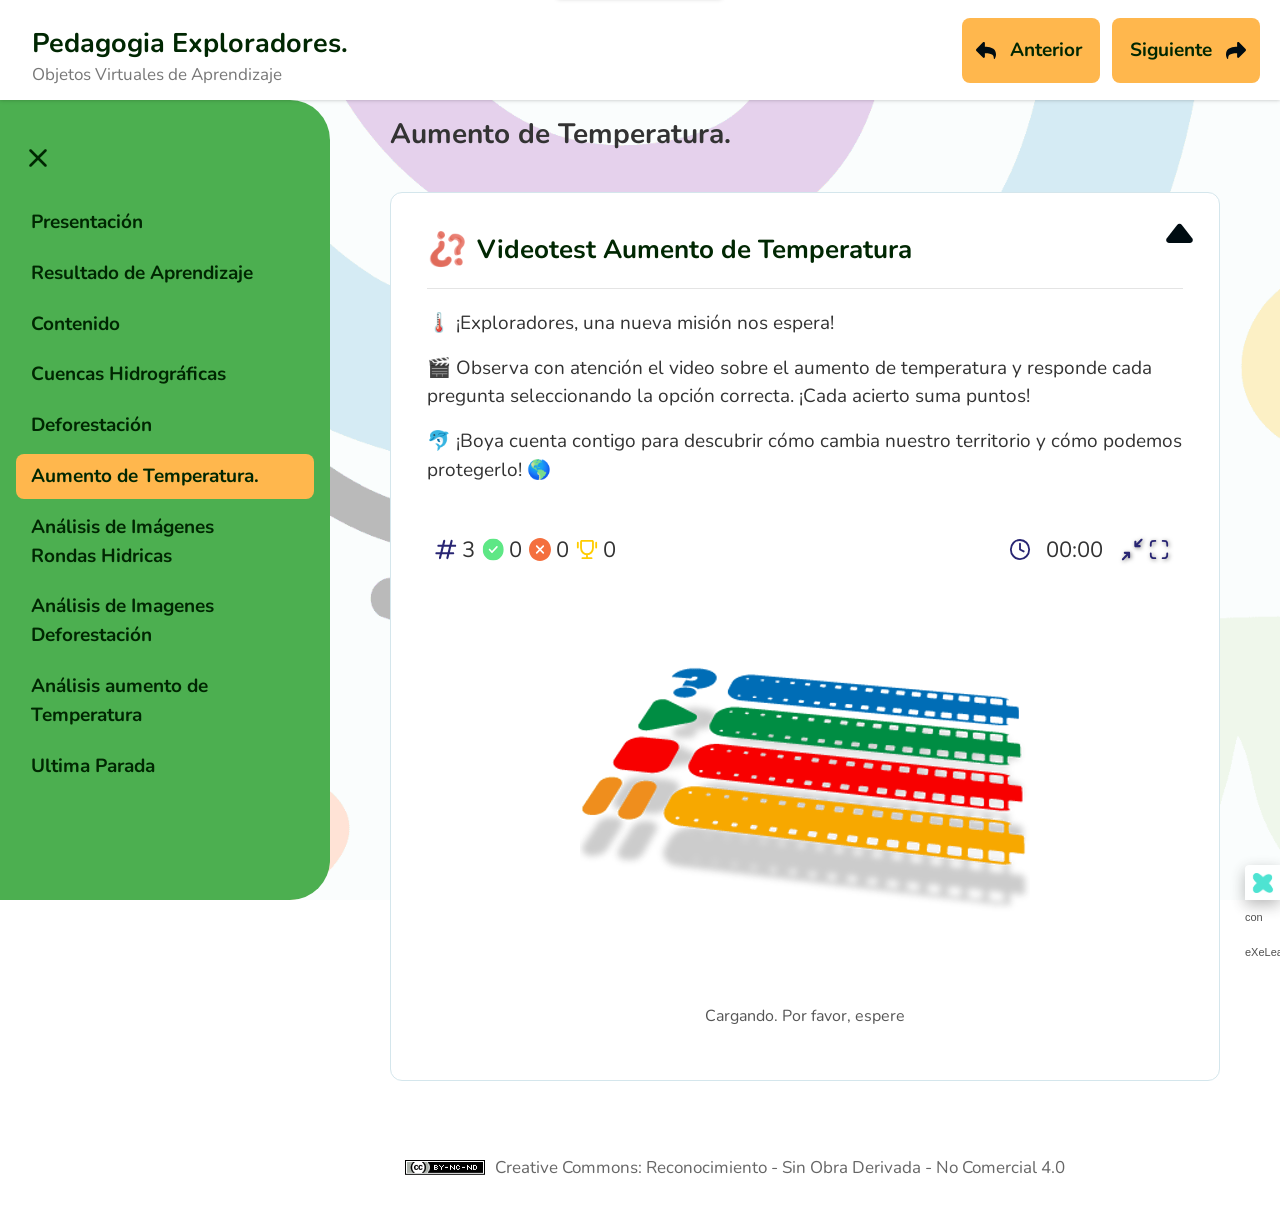
<file: html/aumento-de-temperatura.html>
<!DOCTYPE html>
<html lang="es" id="exe-page-mvzc9lcy-1eumztv6z">
<head>
<meta charset="utf-8">
<meta name="generator" content="eXeLearning v4.0.6">
<meta name="viewport" content="width=device-width, initial-scale=1">
<meta name="exe-pass-score" content="5">
<link rel="license" type="text/html" href="https://creativecommons.org/licenses/by-nc-nd/4.0/">
<title>Aumento de Temperatura. | Pedagogia Exploradores.</title>
<link rel="icon" type="image/x-icon" href="../libs/favicon.ico">
<meta name="description" content="Este recurso permite a los estudiante de grado octavo de la institución educativa Antonia Santos de Puerto Boyacá, comprender, identificar y reflexionar a partir de imágenes satelitales los cambios ambientales en el territorio, promoviendo el pensamiento analítico de los estudiantes.">
<script>document.querySelector("html").classList.add("js");</script><script src="../libs/jquery/jquery.min.js"> </script><script src="../libs/common_i18n.js"> </script><script src="../libs/common.js"> </script><script src="../libs/exe_export.js"> </script><script src="../libs/bootstrap/bootstrap.bundle.min.js"> </script><link rel="stylesheet" href="../libs/bootstrap/bootstrap.min.css">
<script src="../idevices/quick-questions-video/quick-questions-video.js"></script><link rel="stylesheet" href="../idevices/quick-questions-video/quick-questions-video.css">
<link rel="stylesheet" href="../content/css/base.css"><script src="../theme/style.js"> </script><link rel="stylesheet" href="../theme/style.css">
</head>
<body class="exe-export exe-web-site">
<script>document.body.className+=" js"</script>
<div class="exe-content exe-export pre-js siteNav-hidden"><a href="#page-mvzc9lcy-1eumztv6z" id="skipNav">Skip to content</a> <nav id="siteNav">
<ul>
<li> <a href="../index.html" class="main-node no-ch">Presentación</a>
</li>
<li> <a href="../html/resultado-de-aprendizaje.html" class="no-ch">Resultado de Aprendizaje</a>
</li>
<li> <a href="../html/contenido.html" class="no-ch">Contenido</a>
</li>
<li> <a href="../html/cuencas-hidrograficas.html" class="no-ch">Cuencas Hidrográficas</a>
</li>
<li> <a href="../html/deforestacion.html" class="no-ch">Deforestación</a>
</li>
<li class="active"> <a href="../html/aumento-de-temperatura.html" class="active no-ch">Aumento de Temperatura.</a>
</li>
<li> <a href="../html/analisis-de-imagenes-rondas-hidricas.html" class="no-ch">Análisis de Imágenes Rondas Hidricas</a>
</li>
<li> <a href="../html/analisis-de-imagenes-deforestacion.html" class="no-ch">Análisis de Imagenes Deforestación</a>
</li>
<li> <a href="../html/analisis-aumento-de-temperatura.html" class="no-ch">Análisis aumento de Temperatura</a>
</li>
<li> <a href="../html/ultima-parada.html" class="no-ch">Ultima Parada</a>
</li>
</ul>
</nav><main id="page-mvzc9lcy-1eumztv6z" class="page"> 
<header class="main-header">
<div class="package-header"><p class="package-title">Pedagogia Exploradores.</p>
<p class="package-subtitle">Objetos Virtuales de Aprendizaje</p></div>
<div class="page-header"><h1 class="page-title">Aumento de Temperatura.</h1></div>
</header><div id="page-content-page-mvzc9lcy-1eumztv6z" class="page-content">
<article id="block-mvzc9rb9-9ujqiuqh5" class="box">
<header class="box-head">
<div class="box-icon exe-icon">
<img src="../theme/icons/ask.png" alt="" style="display:block;object-fit:contain;">
</div>
<h1 class="box-title">Videotest Aumento de Temperatura</h1>
<button class="box-toggle box-toggle-on" title="Toggle content">
<span>Toggle content</span>
</button></header>
<div class="box-content">
<div id="idevice-1793628789379-yg97uq631" class="idevice_node quick-questions-video" data-idevice-path="../idevices/quick-questions-video/" data-idevice-type="quick-questions-video">
<div class="vquext-IDevice"><div class="game-evaluation-ids js-hidden" data-id="idevice-1793628789379-yg97uq631" data-evaluationb="false" data-evaluationid="e03e8260-0431-4ff8-83e6-66afe84dca40"></div><div class="vquext-instructions"><p>🌡️ ¡Exploradores, una nueva misión nos espera!</p>
<p>🎬 Observa con atención el video sobre el aumento de temperatura y responde cada pregunta seleccionando la opción correcta. ¡Cada acierto suma puntos!</p>
<p>🐬 ¡Boya cuenta contigo para descubrir cómo cambia nuestro territorio y cómo podemos protegerlo! 🌎</p></div><div class="vquext-version js-hidden">2</div><div class="vquext-DataGame js-hidden">%E9%B0%F3%E1%FB%F5%FC%F3%E6%E7%E0%F3%B0%A8%B0%B0%BE%B0%F3%E7%E6%FA%FD%E0%B0%A8%B0%B0%BE%B0%E6%EB%E2%F7%D5%F3%FF%F7%B0%A8%B0%C4%FB%F6%F7%FD%C3%E7%D7%EA%E6%B0%BE%B0%F7%FC%F6%C4%FB%F6%F7%FD%C3%E7%D7%EA%E6%B0%A8%A3%A0%A7%BE%B0%FB%F6%C4%FB%F6%F7%FD%C3%E7%D7%EA%E6%B0%A8%B0%FA%E6%E6%E2%E1%A8%BD%BD%E5%E5%E5%BC%EB%FD%E7%E6%E7%F0%F7%BC%F1%FD%FF%BD%E5%F3%E6%F1%FA%AD%E4%AF%F3%E7%C1%AB%A0%F3%F6%D1%E7%D4%A2%B0%BE%B0%E1%E6%F3%E0%E6%C4%FB%F6%F7%FD%C3%E7%D7%EA%E6%B0%A8%A2%BE%B0%FB%FC%E1%E6%E0%E7%F1%E6%FB%FD%FC%E1%D7%EA%F7%B0%A8%B0%B7%A1%D1%E2%B7%A1%D7%B7%E7%D6%AA%A1%D1%B7%E7%D6%D4%A0%A3%B7%E7%D4%D7%A2%D4%B7%A0%A2%B7%D3%A3%D7%EA%E2%FE%FD%E0%F3%F6%FD%E0%F7%E1%B7%A0%D1%B7%A0%A2%E7%FC%F3%B7%A0%A2%FC%E7%F7%E4%F3%B7%A0%A2%FF%FB%E1%FB%B7%D4%A1%FC%B7%A0%A2%FC%FD%E1%B7%A0%A2%F7%E1%E2%F7%E0%F3%B7%A0%A3%B7%A1%D1%BD%E2%B7%A1%D7%B7%A2%D3%B7%A1%D1%E2%B7%A1%D7%B7%E7%D6%AA%A1%D1%B7%E7%D6%D4%D3%D1%B7%A0%A2%DD%F0%E1%F7%E0%E4%F3%B7%A0%A2%F1%FD%FC%B7%A0%A2%F3%E6%F7%FC%F1%FB%B7%D4%A1%FC%B7%A0%A2%F7%FE%B7%A0%A2%E4%FB%F6%F7%FD%B7%A0%A2%E1%FD%F0%E0%F7%B7%A0%A2%F7%FE%B7%A0%A2%F3%E7%FF%F7%FC%E6%FD%B7%A0%A2%F6%F7%B7%A0%A2%E6%F7%FF%E2%F7%E0%F3%E6%E7%E0%F3%B7%A0%A2%EB%B7%A0%A2%E0%F7%E1%E2%FD%FC%F6%F7%B7%A0%A2%F1%F3%F6%F3%B7%A0%A2%E2%E0%F7%F5%E7%FC%E6%F3%B7%A0%A2%E1%F7%FE%F7%F1%F1%FB%FD%FC%F3%FC%F6%FD%B7%A0%A2%FE%F3%B7%A0%A2%FD%E2%F1%FB%B7%D4%A1%FC%B7%A0%A2%F1%FD%E0%E0%F7%F1%E6%F3%BC%B7%A0%A2%B7%D3%A3%D1%F3%F6%F3%B7%A0%A2%F3%F1%FB%F7%E0%E6%FD%B7%A0%A2%E1%E7%FF%F3%B7%A0%A2%E2%E7%FC%E6%FD%E1%B7%A0%A3%B7%A1%D1%BD%E2%B7%A1%D7%B7%A2%D3%B7%A1%D1%E2%B7%A1%D7%B7%E7%D6%AA%A1%D6%B7%E7%D6%D1%A0%D1%B7%A0%A2%B7%D3%A3%D0%FD%EB%F3%B7%A0%A2%F1%E7%F7%FC%E6%F3%B7%A0%A2%F1%FD%FC%E6%FB%F5%FD%B7%A0%A2%E2%F3%E0%F3%B7%A0%A2%F6%F7%E1%F1%E7%F0%E0%FB%E0%B7%A0%A2%F1%B7%D4%A1%FF%FD%B7%A0%A2%F1%F3%FF%F0%FB%F3%B7%A0%A2%FC%E7%F7%E1%E6%E0%FD%B7%A0%A2%E6%F7%E0%E0%FB%E6%FD%E0%FB%FD%B7%A0%A2%EB%B7%A0%A2%F1%B7%D4%A1%FF%FD%B7%A0%A2%E2%FD%F6%F7%FF%FD%E1%B7%A0%A2%E2%E0%FD%E6%F7%F5%F7%E0%FE%FD%B7%A0%A3%B7%A0%A2%B7%E7%D6%AA%A1%D1%B7%E7%D6%D4%A2%D7%B7%A1%D1%BD%E2%B7%A1%D7%B0%BE%B0%FB%FC%E1%E6%E0%E7%F1%E6%FB%FD%FC%E1%B0%A8%B0%D7%FE%FB%F8%F3%B2%FE%F3%B2%E0%F7%E1%E2%E7%F7%E1%E6%F3%B2%F1%FD%E0%E0%F7%F1%E6%F3%B2%B0%BE%B0%E1%FA%FD%E5%DF%FB%FC%FB%FF%FB%E8%F7%B0%A8%F4%F3%FE%E1%F7%BE%B0%FD%E2%E6%FB%FD%FC%E1%C0%F3%FF%F6%FD%FC%B0%A8%F4%F3%FE%E1%F7%BE%B0%F3%FC%E1%E5%F7%E0%E1%C0%F3%FF%F6%FD%FC%B0%A8%F4%F3%FE%E1%F7%BE%B0%E1%FA%FD%E5%C1%FD%FE%E7%E6%FB%FD%FC%B0%A8%E6%E0%E7%F7%BE%B0%E6%FB%FF%F7%C1%FA%FD%E5%C1%FD%FE%E7%E6%FB%FD%FC%B0%A8%A1%BE%B0%E7%E1%F7%DE%FB%E4%F7%E1%B0%A8%E6%E0%E7%F7%BE%B0%FC%E7%FF%F0%F7%E0%DE%FB%E4%F7%E1%B0%A8%A1%BE%B0%FB%E6%FB%FC%F7%E0%F3%E0%EB%B0%A8%E9%B0%E1%FA%FD%E5%D1%FE%E7%F7%B0%A8%F4%F3%FE%E1%F7%BE%B0%F1%FE%E7%F7%D5%F3%FF%F7%B0%A8%B0%B0%BE%B0%E2%F7%E0%F1%F7%FC%E6%F3%F5%F7%D1%FE%E7%F7%B0%A8%A6%A2%BE%B0%E1%FA%FD%E5%D1%FD%F6%F7%D3%F1%F1%F7%E1%E1%B0%A8%F4%F3%FE%E1%F7%BE%B0%F1%FD%F6%F7%D3%F1%F1%F7%E1%E1%B0%A8%B0%B0%BE%B0%FF%F7%E1%E1%F3%F5%F7%D1%FD%F6%F7%D3%F1%F1%F7%E1%E1%B0%A8%B0%B0%EF%BE%B0%E3%E7%F7%E1%E6%FB%FD%FC%E1%D5%F3%FF%F7%B0%A8%C9%E9%B0%FB%F6%B0%A8%B0%A5%E6%AA%E2%A5%F0%FC%F9%B0%BE%B0%E6%EB%E2%F7%B0%A8%A1%BE%B0%E2%FD%FB%FC%E6%C4%FB%F6%F7%FD%B0%A8%A7%A2%BE%B0%E6%FB%FF%F7%B0%A8%A0%BE%B0%FC%E7%FF%F0%F7%E0%DD%E2%E6%FB%FD%FC%E1%B0%A8%A6%BE%B0%EA%B0%A8%A2%BE%B0%EB%B0%A8%A2%BE%B0%F3%E7%E6%FA%FD%E0%B0%A8%B0%B0%BE%B0%F3%FE%E6%B0%A8%B0%B0%BE%B0%E7%E0%FE%B0%A8%B0%B0%BE%B0%FF%E1%F5%DA%FB%E6%B0%A8%B0%B0%BE%B0%FF%E1%F5%D7%E0%E0%FD%E0%B0%A8%B0%B0%BE%B0%E1%FD%E7%FC%F6%C4%FB%F6%F7%FD%B0%A8%A3%BE%B0%FB%FF%F3%F5%F7%C4%FB%F6%F7%FD%B0%A8%A3%BE%B0%FB%C4%FB%F6%F7%FD%B0%A8%A2%BE%B0%F4%C4%FB%F6%F7%FD%B0%A8%A2%BE%B0%F7%C6%F7%EA%E6%B0%A8%B0%B0%BE%B0%E6%EB%E2%F7%C3%E7%F7%E1%E6%FB%FD%FC%B0%A8%A2%BE%B0%E3%E7%F7%EA%E6%FB%FD%FC%B0%A8%B0-%D1%E7s%FE%B2%F7%E1%B2%FE%F3%B2%F1%F3%E7%E1%F3%B2%E2%E0%FB%FC%F1%FB%E2%F3%FE%B2%F6%F7%FE%B2%F1%F3%FE%F7%FC%E6%F3%FF%FB%F7%FC%E6%FD%B2%F5%FE%FD%F0%F3%FE%B2%FB%FF%E2%E7%FE%E1%F3%F6%F3%B2%E2%FD%E0%B2%FE%F3%B2%FB%FC%F6%E7%E1%E6%E0%FB%F3%B2%EB%B2%E3%E7%7B%B2%F1%FD%FF%F0%E7%E1%E6%FB%F0%FE%F7%E1%B2%F5%F7%FC%F7%E0%F3%FC%B2%FFs%E1%B2%F5%F3%E1%F7%E1%B2%F6%F7%B2%F7%F4%F7%F1%E6%FD%B2%FB%FC%E4%F7%E0%FC%F3%F6%F7%E0%FD%AD%B0%BE%B0%FD%E2%E6%FB%FD%FC%E1%B0%A8%C9%B0%D7%FE%B2%E4%FB%F7%FC%E6%FD%B2%E1%FD%FE%F3%E0%B2%EB%B2%FE%F3%B2%FF%F3%F6%F7%E0%F3%B2%E3%E7%F7%FF%F3%F6%F3%B2%F7%FC%B2%F1%F3%FF%E2%F3%FF%F7%FC%E6%FD%E1%BC%B0%BE%B0%D7%FE%B2%FF%FD%E4%FB%FF%FB%F7%FC%E6%FD%B2%F6%F7%B2%FE%F3%E1%B2%FD%FE%F3%E1%B2%F6%F7%FE%B2%FF%F3%E0%B2%EB%B2%FE%F3%B2%F7%E4%F3%E2%FD%E0%F3%F1%FBa%FC%B2%F6%F7%FE%B2%F3%F5%E7%F3%BC%B0%BE%B0%DE%F3%B2%E2%E0%F7%E1%F7%FC%F1%FB%F3%B2%F6%F7%B2%FC%E7%F0%F7%E1%B2%F6%F7%FC%E1%F3%E1%B2%F7%FC%B2%FE%F3%B2%F3%E6%FFa%E1%F4%F7%E0%F3%BC%B0%BE%B0%DE%F3%B2%F7%EA%F1%F7%E1%FB%E4%F3%B2%F3%F1%E6%FB%E4%FB%F6%F3%F6%B2%FB%FC%F6%E7%E1%E6%E0%FB%F3%FE%B2%EB%B2%FE%F3%B2%E3%E7%F7%FF%F3%B2%F6%F7%B2%F1%FD%FF%F0%E7%E1%E6%FB%F0%FE%F7%E1%B2%F4a%E1%FB%FE%F7%E1%B2%F1%FD%FF%FD%B2%F7%FE%B2%F1%F3%E0%F0a%FC%BE%B2%F7%FE%B2%E2%F7%E6%E0a%FE%F7%FD%B2%EB%B2%F7%FE%B2%F5%F3%E1%B2%FC%F3%E6%E7%E0%F3%FE%B0%CF%BE%B0%E1%FD%FE%E7%E6%FB%FD%FC%B0%A8%A1%BE%B0%E1%FD%FE%E7%E6%FB%FD%FC%C3%E7%F7%E1%E6%FB%FD%FC%B0%A8%B0%B0%EF%BE%E9%B0%FB%F6%B0%A8%B0%E5%EA%F8%F5%A2%FC%A6%EA%B0%BE%B0%E6%EB%E2%F7%B0%A8%A1%BE%B0%E2%FD%FB%FC%E6%C4%FB%F6%F7%FD%B0%A8%AA%A7%BE%B0%E6%FB%FF%F7%B0%A8%A0%BE%B0%FC%E7%FF%F0%F7%E0%DD%E2%E6%FB%FD%FC%E1%B0%A8%A6%BE%B0%EA%B0%A8%A2%BE%B0%EB%B0%A8%A2%BE%B0%F3%E7%E6%FA%FD%E0%B0%A8%B0%B0%BE%B0%F3%FE%E6%B0%A8%B0%B0%BE%B0%E7%E0%FE%B0%A8%B0%B0%BE%B0%FF%E1%F5%DA%FB%E6%B0%A8%B0%B0%BE%B0%FF%E1%F5%D7%E0%E0%FD%E0%B0%A8%B0%B0%BE%B0%E1%FD%E7%FC%F6%C4%FB%F6%F7%FD%B0%A8%A3%BE%B0%FB%FF%F3%F5%F7%C4%FB%F6%F7%FD%B0%A8%A3%BE%B0%FB%C4%FB%F6%F7%FD%B0%A8%A2%BE%B0%F4%C4%FB%F6%F7%FD%B0%A8%A2%BE%B0%F7%C6%F7%EA%E6%B0%A8%B0%B0%BE%B0%E6%EB%E2%F7%C3%E7%F7%E1%E6%FB%FD%FC%B0%A8%A2%BE%B0%E3%E7%F7%EA%E6%FB%FD%FC%B0%A8%B0-%C2%FD%E0%B2%E3%E7%7B%B2%FE%F3%B2%F6%F7%F4%FD%E0%F7%E1%E6%F3%F1%FBa%FC%B2%EB%B2%F7%FE%B2%E7%E1%FD%B2%F7%EA%F1%F7%E1%FB%E4%FD%B2%F6%F7%B2%F3%F5%E0%FD%E3%E7%7F%FF%FB%F1%FD%E1%B2%F7%FC%B2%FE%F3%B2%F5%F3%FC%F3%F6%F7%E0%7F%F3%B2%EB%B2%F3%F5%E0%FB%F1%E7%FE%E6%E7%E0%F3%B2%F3%E7%FF%F7%FC%E6%F3%FC%B2%FE%F3%B2%E6%F7%FF%E2%F7%E0%F3%E6%E7%E0%F3%B2%F6%F7%FE%B2%E2%FE%F3%FC%F7%E6%F3%AD%B0%BE%B0%FD%E2%E6%FB%FD%FC%E1%B0%A8%C9%B0%C2%FD%E0%E3%E7%F7%B2%E2%E0%FD%E4%FD%F1%F3%FC%B2%E3%E7%F7%B2%FE%F3%E1%B2%E2%FE%F3%FC%E6%F3%E1%B2%F3%F0%E1%FD%E0%F0%F3%FC%B2%F6%F7%FF%F3%E1%FB%F3%F6%FD%B2%FC%FB%E6%E0a%F5%F7%FC%FD%BC%B0%BE%B0%C2%FD%E0%E3%E7%F7%B2%F7%FC%F4%E0%7F%F3%FC%B2%FE%FD%E1%B2%E1%E7%F7%FE%FD%E1%B2%F7%FC%B2%FE%E7%F5%F3%E0%B2%F6%F7%B2%F1%F3%FE%F7%FC%E6%F3%E0%FE%FD%E1%B0%BE%B0%C2%FD%E0%E3%E7%F7%B2%F6%F7%E6%FB%F7%FC%F7%FC%B2%E2%FD%E0%B2%F1%FD%FF%E2%FE%F7%E6%FD%B2%FE%F3%B2%FE%FE%E7%E4%FB%F3%B2%F7%FC%B2%FE%F3%E1%B2%E8%FD%FC%F3%E1%B2%FF%FD%FC%E6%F3c%FD%E1%F3%E1%BC%B0%BE%B0%C2%FD%E0%E3%E7%F7%B2%FE%F3%B2%E6%F3%FE%F3%B2%F6%F7%B2%F0%FD%E1%E3%E7%F7%E1%B2%F5%F7%FC%F7%E0%F3%B2%E7%FC%B2%FB%FF%E2%F3%F1%E6%FD%B2%F3%FF%F0%FB%F7%FC%E6%F3%FE%B2%F3%B2%F7%E1%F1%F3%FE%F3%B2%F5%FE%FD%F0%F3%FE%B2%EB%B2%FE%FD%E1%B2%F4%F7%E0%E6%FB%FE%FB%E8%F3%FC%E6%F7%E1%B2%FE%FB%F0%F7%E0%F3%FC%B2%E3%E7%7F%FF%FB%F1%FD%E1%B2%F1%FD%FC%E6%F3%FF%FB%FC%F3%FC%E6%F7%E1%B2%F3%B2%FE%F3%B2%F3%E6%FFa%E1%F4%F7%E0%F3%B0%CF%BE%B0%E1%FD%FE%E7%E6%FB%FD%FC%B0%A8%A1%BE%B0%E1%FD%FE%E7%E6%FB%FD%FC%C3%E7%F7%E1%E6%FB%FD%FC%B0%A8%B0%B0%EF%BE%E9%B0%FB%F6%B0%A8%B0%F9%A1%A0%AA%F6%FC%EA%FF%B0%BE%B0%E6%EB%E2%F7%B0%A8%A1%BE%B0%E2%FD%FB%FC%E6%C4%FB%F6%F7%FD%B0%A8%A3%A3%A7%BE%B0%E6%FB%FF%F7%B0%A8%A0%BE%B0%FC%E7%FF%F0%F7%E0%DD%E2%E6%FB%FD%FC%E1%B0%A8%A6%BE%B0%EA%B0%A8%A2%BE%B0%EB%B0%A8%A2%BE%B0%F3%E7%E6%FA%FD%E0%B0%A8%B0%B0%BE%B0%F3%FE%E6%B0%A8%B0%B0%BE%B0%E7%E0%FE%B0%A8%B0%B0%BE%B0%FF%E1%F5%DA%FB%E6%B0%A8%B0%B0%BE%B0%FF%E1%F5%D7%E0%E0%FD%E0%B0%A8%B0%B0%BE%B0%E1%FD%E7%FC%F6%C4%FB%F6%F7%FD%B0%A8%A3%BE%B0%FB%FF%F3%F5%F7%C4%FB%F6%F7%FD%B0%A8%A3%BE%B0%FB%C4%FB%F6%F7%FD%B0%A8%A2%BE%B0%F4%C4%FB%F6%F7%FD%B0%A8%A2%BE%B0%F7%C6%F7%EA%E6%B0%A8%B0%B0%BE%B0%E6%EB%E2%F7%C3%E7%F7%E1%E6%FB%FD%FC%B0%A8%A2%BE%B0%E3%E7%F7%EA%E6%FB%FD%FC%B0%A8%B0-%D6%F7%B2%E3%E7%7B%B2%FF%F3%FC%F7%E0%F3%B2%FE%F3%B2%F3%FE%E6%F3%B2%E2%E0%FD%F6%E7%F1%F1%FBa%FC%B2%F6%FB%F3%E0%FB%F3%B2%F6%F7%B2%E0%F7%E1%FB%F6%E7%FD%E1%B2%EB%B2%F0%F3%E1%E7%E0%F3%B2%F1%FD%FC%E6%E0%FB%F0%E7%EB%F7%B2%F3%FE%B2%F1%F3%FE%F7%FC%E6%F3%FF%FB%F7%FC%E6%FD%B2%F6%F7%FE%B2%E2%FE%F3%FC%F7%E6%F3%AD%B0%BE%B0%FD%E2%E6%FB%FD%FC%E1%B0%A8%C9%B0%DE%FB%FF%E2%FB%F3%FC%F6%FD%B2%F7%FE%B2%F3%FB%E0%F7%B2%F6%F7%B2%FE%F3%E1%B2%F5%E0%F3%FC%F6%F7%E1%B2%F1%FB%E7%F6%F3%F6%F7%E1%BC%B0%BE%B0%D6%FB%E1%FF%FB%FC%E7%EB%F7%FC%F6%FD%B2%FE%F3%B2%F1%F3%FC%E6%FB%F6%F3%F6%B2%F6%F7%B2%F5%F3%E1%F7%E1%B2%E2%E0%F7%E1%F7%FC%E6%F7%E1%B2%F7%FC%B2%FE%F3%B2%F3%E6%FFa%E1%F4%F7%E0%F3%BC%B0%BE%B0%D5%F7%FC%F7%E0%F3%FC%F6%FD%B2%F5%F3%E1%B2%FF%F7%E6%F3%FC%FD%B2%F6%E7%E0%F3%FC%E6%F7%B2%FE%F3%B2%F6%F7%E1%F1%FD%FF%E2%FD%E1%FB%F1%FBa%FC%B2%F6%F7%B2%F6%F7%E1%F7%F1%FA%FD%E1%B2%F7%FC%B2%E4%F7%E0%E6%F7%F6%F7%E0%FD%E1%B2%EB%B2%F7%FE%F7%E4%F3%FC%F6%FD%B2%FE%F3%B2%F6%F7%FF%F3%FC%F6%F3%B2%F6%F7%B2%E2%E0%FD%F6%E7%F1%F1%FBa%FC%B2%F7%FC%B2%FE%F3%E1%B2%FB%FC%F6%E7%E1%E6%E0%FB%F3%E1%B0%BE%B0%D6%FB%E1%FF%FB%FC%E7%EB%F7%FC%F6%FD%B2%FE%F3%B2%F1%F3%FC%E6%FB%F6%F3%F6%B2%F6%F7%B2%F5%F3%E1%F7%E1%B2%E2%E0%F7%E1%F7%FC%E6%F7%E1%B2%F7%FC%B2%FE%F3%B2%F3%E6%FFa%E1%F4%F7%E0%F3%BC%B0%CF%BE%B0%E1%FD%FE%E7%E6%FB%FD%FC%B0%A8%A0%BE%B0%E1%FD%FE%E7%E6%FB%FD%FC%C3%E7%F7%E1%E6%FB%FD%FC%B0%A8%B0%B0%EF%CF%BE%B0%FB%E1%C1%F1%FD%E0%FF%B0%A8%A2%BE%B0%E6%F7%EA%E6%D0%E7%E6%E6%FD%FC%C1%F1%FD%E0%FF%B0%A8%B0%D5%E7%F3%E0%F6%F3%E0%B2%FE%F3%B2%E2%E7%FC%E6%E7%F3%F1%FBa%FC%B0%BE%B0%E0%F7%E2%F7%F3%E6%D3%F1%E6%FB%E4%FB%E6%EB%B0%A8%E6%E0%E7%F7%BE%B0%E5%F7%FB%F5%FA%E6%F7%F6%B0%A8%A3%A2%A2%BE%B0%E6%FB%E6%FE%F7%B0%A8%B0%B0%BE%B0%E0%F7%FE%FD%F3%F6%C3%E7%F7%E1%E6%FB%FD%FC%B0%A8%F4%F3%FE%E1%F7%BE%B0%E2%E0%F7%E4%FB%F7%E5%C3%E7%F7%E1%E6%FB%FD%FC%E1%B0%A8%F4%F3%FE%E1%F7%BE%B0%E2%F3%E7%E1%F7%C4%FB%F6%F7%FD%B0%A8%F4%F3%FE%E1%F7%BE%B0%E6%F7%EA%E6%D3%F4%E6%F7%E0%B0%A8%B0%B0%BE%B0%E6%F7%EA%E6%D4%F7%F7%F6%D0%F3%F1%F9%B0%A8%B0%B0%BE%B0%F5%F3%FF%F7%DF%FD%F6%F7%B0%A8%A3%BE%B0%F4%F7%F7%F6%D0%F3%F1%F9%B0%A8%F4%F3%FE%E1%F7%BE%B0%E2%F7%E0%F1%F7%FC%E6%F3%F8%F7%D4%D0%B0%A8%A3%A2%A2%BE%B0%E4%FB%F6%F7%FD%C6%EB%E2%F7%B0%A8%A2%BE%B0%F1%E7%E1%E6%FD%FF%DF%F7%E1%E1%F3%F5%F7%E1%B0%A8%F4%F3%FE%E1%F7%BE%B0%E4%F7%E0%E1%FB%FD%FC%B0%A8%A0%BE%B0%F3%E7%E6%FA%FD%E0%C4%FB%F6%F7%FD%B0%A8%B0%B0%BE%B0%FB%E1%DC%F3%E4%FB%F5%F3%F0%FE%F7%B0%A8%F4%F3%FE%E1%F7%BE%B0%E0%F7%E2%F7%F3%E6%C3%E7%F7%E1%E6%FB%FD%FC%B0%A8%F4%F3%FE%E1%F7%BE%B0%E2%F7%E0%F1%F7%FC%E6%F3%F8%F7%C3%E7%F7%E1%E6%FB%FD%FC%E1%B0%A8%A3%A2%A2%BE%B0%FF%FD%F6%F7%D0%FD%F3%E0%F6%B0%A8%F4%F3%FE%E1%F7%BE%B0%F7%E4%F3%FE%E7%F3%E6%FB%FD%FC%B0%A8%F4%F3%FE%E1%F7%BE%B0%F7%E4%F3%FE%E7%F3%E6%FB%FD%FC%DB%D6%B0%A8%B0%F7%A2%A1%F7%AA%A0%A4%A2%BF%A2%A6%A1%A3%BF%A6%F4%F4%AA%BF%AA%A1%F7%A4%BF%A4%A4%F3%F4%F7%AA%A6%F6%F1%F3%A6%A2%B0%BE%B0%E2%F3%E1%E1%C1%F1%FD%E0%F7%DF%FD%F6%F7%B0%A8%B0%F5%FE%FD%F0%F3%FE%B0%BE%B0%E2%F3%E1%E1%C1%F1%FD%E0%F7%D1%E7%E1%E6%FD%FF%B0%A8%A7%BE%B0%F5%FE%FD%F0%F3%FE%C6%FB%FF%F7%B0%A8%A2%BE%B0%FB%F6%B0%A8%B0%FB%F6%F7%E4%FB%F1%F7%BF%A3%A5%AB%A1%A4%A0%AA%A5%AA%AB%A1%A5%AB%BF%EB%F5%AB%A5%E7%E3%A4%A1%A3%B0%BE%B0%FF%E1%F5%E1%B0%A8%E9%B0%FF%E1%F5%C2%FE%F3%EB%C1%E6%F3%E0%E6%B0%A8%B0%C2%E7%FE%E1%F3%B2%F3%E3%E7%7F%B2%E2%F3%E0%F3%B2%F8%E7%F5%F3%E0%B0%BE%B0%FF%E1%F5%C1%E7%F0%FF%FB%E6%B0%A8%B0%D7%FC%E4%FB%F3%E0%B0%BE%B0%FF%E1%F5%D5%F3%FF%F7%DD%E4%F7%E0%B0%A8%B03%D4%FB%FC%B2%F6%F7%B2%FE%F3%B2%E2%F3%E0%E6%FB%F6%F3%B3%B0%BE%B0%FF%E1%F5%D1%FE%E7%F7%B0%A8%B03%D5%F7%FC%FB%F3%FE%B3%B2%DE%F3%B2%E2%FB%E1%E6%F3%B2%F7%E1%A8%B0%BE%B0%FF%E1%F5%DC%F7%E5%D5%F3%FF%F7%B0%A8%B0%C2%E7%FE%E1%F3%B2%F3%E3%E7%7F%B2%E2%F3%E0%F3%B2%F7%FF%E2%F7%E8%F3%E0%B2%FD%E6%E0%F3%B2%E2%F3%E0%E6%FB%F6%F3%B0%BE%B0%FF%E1%F5%CB%FD%E7%DA%F3%E1%B0%A8%B0%C6%FB%F7%FC%F7%B2%B7%A3%B2%F3%F1%FB%F7%E0%E6%FD%E1%B2%EB%B2%B7%A0%B2%F4%F3%FE%FE%FD%E1%B0%BE%B0%FF%E1%F5%D1%FD%F6%F7%D3%F1%F1%F7%E1%E1%B0%A8%B0%D1a%F6%FB%F5%FD%B2%F6%F7%B2%F3%F1%F1%F7%E1%FD%B0%BE%B0%FF%E1%F5%DB%FC%F4%FD%E0%FF%F3%E6%FB%FD%FC%DE%FD%FD%F9%FB%FC%F5%B0%A8%B03%D5%F7%FC%FB%F3%FE%B3%B2%DE%F3%B2%FB%FC%F4%FD%E0%FF%F3%F1%FBa%FC%B2%E3%E7%F7%B2%F7%E1%E6%F3%F0%F3%B2%F0%E7%E1%F1%F3%FC%F6%FD%B0%BE%B0%FF%E1%F5%D7%E0%E0%FD%E0%E1%B0%A8%B0%D7%E0%E0%FD%E0%F7%E1%B0%BE%B0%FF%E1%F5%DA%FB%E6%E1%B0%A8%B0%D3%F1%FB%F7%E0%E6%FD%E1%B0%BE%B0%FF%E1%F5%C1%F1%FD%E0%F7%B0%A8%B0%C2%E7%FC%E6%E7%F3%F1%FBa%FC%B0%BE%B0%FF%E1%F5%C5%F7%FB%F5%FA%E6%B0%A8%B0%C2%F7%E1%FD%B0%BE%B0%FF%E1%F5%DF%FB%FC%FB%FF%FB%E8%F7%B0%A8%B0%DF%FB%FC%FB%FF%FB%E8%F3%E0%B0%BE%B0%FF%E1%F5%DF%F3%EA%FB%FF%FB%E8%F7%B0%A8%B0%DF%F3%EA%FB%FF%FB%E8%F3%E0%B0%BE%B0%FF%E1%F5%C6%FB%FF%F7%B0%A8%B0%C6%FB%F7%FF%E2%FD%B2%E2%FD%E0%B2%E2%E0%F7%F5%E7%FC%E6%F3%B0%BE%B0%FF%E1%F5%DE%FB%E4%F7%B0%A8%B0%C4%FB%F6%F3%B0%BE%B0%FF%E1%F5%D4%E7%FE%FE%C1%F1%E0%F7%F7%FC%B0%A8%B0%C2%F3%FC%E6%F3%FE%FE%F3%B2%D1%FD%FF%E2%FE%F7%E6%F3%B0%BE%B0%FF%E1%F5%D7%EA%FB%E6%D4%E7%FE%FE%C1%F1%E0%F7%F7%FC%B0%A8%B0%C1%F3%FE%FB%E0%B2%F6%F7%FE%B2%FF%FD%F6%FD%B2%E2%F3%FC%E6%F3%FE%FE%F3%B2%F1%FD%FF%E2%FE%F7%E6%F3%B0%BE%B0%FF%E1%F5%DC%E7%FF%C3%E7%F7%E1%E6%FB%FD%FC%E1%B0%A8%B0%DCh%FF%F7%E0%FD%B2%F6%F7%B2%E2%E0%F7%F5%E7%FC%E6%F3%E1%B0%BE%B0%FF%E1%F5%DC%FD%DB%FF%F3%F5%F7%B0%A8%B0%C2%E0%F7%F5%E7%FC%E6%F3%B2%E1%FB%FC%B2%FB%FFs%F5%F7%FC%F7%E1%B0%BE%B0%FF%E1%F5%D1%FD%FD%FE%B0%A8%B03%D0%FB%F7%FC%B3%B0%BE%B0%FF%E1%F5%DE%FD%E1%F7%C6%B0%A8%B0%DA%F3%B2%E2%F7%E0%F6%FB%F6%FD%B2%A1%A1%A2%B2%E2%E7%FC%E6%FD%E1%B0%BE%B0%FF%E1%F5%DE%FD%E1%F7%DE%FB%E4%F7%B0%A8%B0%DA%F3%B2%E2%F7%E0%F6%FB%F6%FD%B2%E7%FC%F3%B2%E4%FB%F6%F3%B0%BE%B0%FF%E1%F5%DE%FD%E1%E6%DE%FB%E4%F7%E1%B0%A8%B03%DA%F3%B2%E2%F7%E0%F6%FB%F6%FD%B2%E6%FD%F6%F3%E1%B2%E1%E7%E1%B2%E4%FB%F6%F3%E1%B3%B0%BE%B0%FF%E1%F5%D3%FE%FE%C3%E7%F7%E1%E6%FB%FD%FC%E1%B0%A8%B03%D1%FD%FF%E2%FE%F7%E6%F3%F6%F3%E1%B2%FE%F3%E1%B2%E2%E0%F7%F5%E7%FC%E6%F3%E1%B3%B0%BE%B0%FF%E1%F5%C1%E7%F1%F1%F7%E1%E1%F7%E1%B0%A8%B03%D1%FD%E0%E0%F7%F1%E6%FD%B3%B2%EE%B23%D7%EA%F1%F7%FE%F7%FC%E6%F7%B3%B2%EE%B23%D5%F7%FC%FB%F3%FE%B3%B2%EE%B23%DF%E7%EB%B2%F0%FB%F7%FC%B3%B2%EE%B23%C2%F7%E0%F4%F7%F1%E6%FD%B3%B0%BE%B0%FF%E1%F5%D4%F3%FB%FE%E7%E0%F7%E1%B0%A8%B03%DC%FD%B2%F7%E0%F3%B2%F7%E1%FD%B3%B2%EE%B23%DB%FC%F1%FD%E0%E0%F7%F1%E6%FD%B3%B2%EE%B23%DC%FD%B2%F7%E1%B2%F1%FD%E0%E0%F7%F1%E6%FD%B3%B2%EE%B23%DE%FD%B2%E1%F7%FC%E6%FB%FF%FD%E1%B3%B2%EE%B23%D7%E0%E0%FD%E0%B3%B0%BE%B0%FF%E1%F5%DC%FD%E6%DC%F7%E6%E5%FD%E0%F9%B0%A8%B0%D3%B2%F7%E1%E6%F7%B2%F8%E7%F7%F5%FD%B2%E1%FD%FE%FD%B2%E1%F7%B2%E2%E7%F7%F6%F7%B2%F8%E7%F5%F3%E0%B2%F1%FD%FC%B2%F1%FD%FC%F7%EA%FBa%FC%B2%F3%B2%FB%FC%E6%F7%E0%FC%F7%E6%BC%B0%BE%B0%FF%E1%F5%D7%FC%F6%D5%F3%FF%F7%C1%F1%FD%E0%F7%B0%A8%B0%D1%FD%FF%FB%F7%FC%F1%F7%B2%FE%F3%B2%E2%F3%E0%E6%FB%F6%F3%B2%F3%FC%E6%F7%E1%B2%F6%F7%B2%F5%E7%F3%E0%F6%F3%E0%B2%FE%F3%B2%E2%E7%FC%E6%E7%F3%F1%FBa%FC%BC%B0%BE%B0%FF%E1%F5%C1%F1%FD%E0%F7%C1%F1%FD%E0%FF%B0%A8%B0%DE%F3%B2%E2%E7%FC%E6%E7%F3%F1%FBa%FC%B2%FC%FD%B2%E1%F7%B2%E2%E7%F7%F6%F7%B2%F5%E7%F3%E0%F6%F3%E0%B2%E2%FD%E0%E3%E7%F7%B2%F7%E1%E6%F3%B2%E2s%F5%FB%FC%F3%B2%FC%FD%B2%F4%FD%E0%FF%F3%B2%E2%F3%E0%E6%F7%B2%B2%F6%F7%B2%E7%FC%B2%E2%F3%E3%E7%F7%E6%F7%B2%C1%D1%DD%C0%DF%BC%B0%BE%B0%FF%E1%F5%C3%E7%F7%E1%E6%FB%FD%FC%B0%A8%B0%C2%E0%F7%F5%E7%FC%E6%F3%B0%BE%B0%FF%E1%F5%D3%FC%E1%E5%F7%E0%B0%A8%B0%C0%F7%E1%E2%FD%FC%F6%F7%E0%B0%BE%B0%FF%E1%F5%DD%FC%FE%EB%C1%F3%E4%F7%C1%F1%FD%E0%F7%B0%A8%B03%C1%FD%FE%FD%B2%E2%E7%F7%F6%F7%B2%F5%E7%F3%E0%F6%F3%E0%B2%FE%F3%B2%E2%E7%FC%E6%E7%F3%F1%FBa%FC%B2%E7%FC%F3%B2%E4%F7%E8%B3%B0%BE%B0%FF%E1%F5%DD%FC%FE%EB%C1%F3%E4%F7%B0%A8%B0%C1%FD%FE%FD%B2%E2%E7%F7%F6%F7%B2%F5%E7%F3%E0%F6%F3%E0%B2%E7%FC%F3%B2%E4%F7%E8%B0%BE%B0%FF%E1%F5%DB%FC%F4%FD%E0%FF%F3%E6%FB%FD%FC%B0%A8%B0%DB%FC%F4%FD%E0%FF%F3%F1%FBa%FC%B0%BE%B0%FF%E1%F5%CB%FD%E7%C1%F1%FD%E0%F7%B0%A8%B0%C1%E7%B2%E2%E7%FC%E6%E7%F3%F1%FBa%FC%B0%BE%B0%FF%E1%F5%D3%E7%E6%FA%FD%E0%B0%A8%B0%D3%E7%E6%FD%E0%7F%F3%B0%BE%B0%FF%E1%F5%DD%FC%FE%EB%C1%F3%E4%F7%D3%E7%E6%FD%B0%A8%B0%C1%E7%B2%E2%E7%FC%E6%E7%F3%F1%FBa%FC%B2%E1%F7%B2%F5%E7%F3%E0%F6%F3%E0s%B2%F6%F7%E1%E2%E7%7B%E1%B2%F6%F7%B2%F1%F3%F6%F3%B2%E2%E0%F7%F5%E7%FC%E6%F3%BC%B2%C1%FD%FE%FD%B2%E2%E7%F7%F6%F7%B2%F8%E7%F5%F3%E0%B2%E7%FC%F3%B2%E4%F7%E8%BC%B0%BE%B0%FF%E1%F5%C1%F3%E4%F7%D3%E7%E6%FD%B0%A8%B0%C1%E7%B2%E2%E7%FC%E6%E7%F3%F1%FBa%FC%B2%E1%F7%B2%F5%E7%F3%E0%F6%F3%E0s%B2%F3%E7%E6%FD%FFs%E6%FB%F1%F3%FF%F7%FC%E6%F7%B2%F6%F7%E1%E2%E7%7B%E1%B2%F6%F7%B2%F1%F3%F6%F3%B2%E2%E0%F7%F5%E7%FC%E6%F3%BC%B0%BE%B0%FF%E1%F5%C1%F7%E4%F7%E0%F3%FE%C1%F1%FD%E0%F7%B0%A8%B0%C2%E7%F7%F6%F7%B2%F5%E7%F3%E0%F6%F3%E0%B2%FE%F3%B2%E2%E7%FC%E6%E7%F3%F1%FBa%FC%B2%E6%F3%FC%E6%F3%E1%B2%E4%F7%F1%F7%E1%B2%F1%FD%FF%FD%B2%E3%E7%FB%F7%E0%F3%B0%BE%B0%FF%E1%F5%CB%FD%E7%DE%F3%E1%E6%C1%F1%FD%E0%F7%B0%A8%B0%DE%F3%B2h%FE%E6%FB%FF%F3%B2%E2%E7%FC%E6%E7%F3%F1%FBa%FC%B2%F5%E7%F3%E0%F6%F3%F6%F3%B2%F7%E1%B0%BE%B0%FF%E1%F5%D3%F1%E6%FB%E6%EB%D1%FD%FF%E2%FE%EB%B0%A8%B0%CB%F3%B2%FA%F3%B2%E0%F7%F3%FE%FB%E8%F3%F6%FD%B2%F7%E1%E6%F3%B2%F3%F1%E6%FB%E4%FB%F6%F3%F6%BC%B0%BE%B0%FF%E1%F5%C2%FE%F3%EB%C1%F7%E4%F7%E0%F3%FE%C6%FB%FF%F7%E1%B0%A8%B0%C2%E7%F7%F6%F7%B2%E0%F7%F3%FE%FB%E8%F3%E0%B2%F7%E1%E6%F3%B2%F3%F1%E6%FB%E4%FB%F6%F3%F6%B2%F1%E7%F3%FC%E6%F3%E1%B2%E4%F7%F1%F7%E1%B2%E3%E7%FB%F7%E0%F3%B0%BE%B0%FF%E1%F5%C6%E0%EB%D3%F5%F3%FB%FC%B0%A8%B0%DC%F7%F1%F7%E1%FB%E6%F3%E1%B2%F3%FE%B2%FF%F7%FC%FD%E1%B2%B7%E1%B7%B2%F6%F7%B2%E0%F7%E1%E2%E7%F7%E1%E6%F3%E1%B2%F1%FD%E0%E0%F7%F1%E6%F3%E1%B2%E2%F3%E0%F3%B2%FD%F0%E6%F7%FC%F7%E0%B2%FE%F3%B2%FB%FC%F4%FD%E0%FF%F3%F1%FBa%FC%BC%B2%DB%FC%E6%7B%FC%E6%F3%FE%FD%B2%F6%F7%B2%FC%E7%F7%E4%FD%BC%B0%BE%B0%FF%E1%F5%D1%FE%FD%E1%F7%B0%A8%B0%D1%F7%E0%E0%F3%E0%B0%BE%B0%FF%E1%F5%DD%E2%E6%FB%FD%FC%B0%A8%B0%DD%E2%F1%FBa%FC%B0%BE%B0%FF%E1%F5%C0%FB%F1%F9%C6%F7%EA%E6%B0%A8%B0%C6%F7%EA%E6%FD%B2%F7%FC%E0%FB%E3%E7%F7%F1%FB%F6%FD%B0%BE%B0%FF%E1%F5%C7%E1%F7%D4%E7%FE%DB%FC%F4%FD%E0%FF%F3%E6%FB%FD%FC%B0%A8%B0%F7%B2%FB%FC%F4%FD%E0%FF%F3%F1%FBa%FC%B2%E3%E7%F7%B2%E1%F7%E0s%B2%FF%E7%EB%B2h%E6%FB%FE%B0%BE%B0%FF%E1%F5%DE%FD%F3%F6%FB%FC%F5%B0%A8%B0%D1%F3%E0%F5%F3%FC%F6%FD%BC%B2%D7%E1%E2%F7%E0%F7%BE%B2%E2%FD%E0%B2%F4%F3%E4%FD%E0%BC%BC%BC%B0%BE%B0%FF%E1%F5%C2%FD%FB%FC%E6%E1%B0%A8%B0%E2%E7%FC%E6%FD%E1%B0%BE%B0%FF%E1%F5%DB%FC%F6%FB%F1%F3%E6%F7%C5%FD%E0%F6%B0%A8%B0%C2%E0%FD%E2%FD%E0%F1%FB%FD%FC%F3%B2%E7%FC%F3%B2%E2%F3%FE%F3%F0%E0%F3%B2%FD%B2%F7%EA%E2%E0%F7%E1%FBa%FC%B0%BE%B0%FF%E1%F5%C0%F7%E2%FE%EB%B0%A8%B0%C0%F7%E1%E2%FD%FC%F6%F7%E0%B0%BE%B0%FF%E1%F5%C2%F3%E7%E1%F7%C4%FB%F6%F7%FD%B0%A8%B0%C2%F3%E7%E1%F3%E0%B2%F7%FE%B2%E4%7F%F6%F7%FD%B0%BE%B0%FF%E1%F5%C2%E0%F7%E4%FB%F7%E5%C3%E7%F7%E1%E6%FB%FD%FC%E1%B0%A8%B0%DF%FD%E1%E6%E0%F3%E0%B2%FE%F3%E1%B2%E2%E0%F7%F5%E7%FC%E6%F3%E1%B0%BE%B0%FF%E1%F5%C0%F7%FE%FD%F3%F6%C4%FB%F6%F7%FD%B0%A8%B0%C0%F7%F1%F3%E0%F5%F3%E0%B2%F7%FE%B2%E4%7F%F6%F7%FD%B0%BE%B0%FF%E1%F5%C3%E7%F7%E1%E6%FB%FD%FC%E1%B0%A8%B0%C2%E0%F7%F5%E7%FC%E6%F3%E1%B0%BE%B0%FF%E1%F5%DB%FC%F6%FB%F1%F3%E6%F7%C1%FD%FE%E7%E6%FB%FD%FC%B0%A8%B0%DB%FC%F6%FB%F1%F3%B2%FE%F3%B2%E1%FD%FE%E7%F1%FBa%FC%B0%BE%B0%FF%E1%F5%C1%FD%FE%E7%E6%FB%FD%FC%B0%A8%B0%C1%FD%FE%E7%F1%FBa%FC%B0%BE%B0%FF%E1%F5%D4%FB%E0%E1%E6%C3%E7%F7%E1%E6%FB%FD%FC%B0%A8%B0%C2%E0%FB%FF%F7%E0%F3%B2%E2%E0%F7%F5%E7%FC%E6%F3%B0%BE%B0%FF%E1%F5%DC%F7%EA%E6%C3%E7%F7%E1%E6%FB%FD%FC%B0%A8%B0%C1%FB%F5%E7%FB%F7%FC%E6%F7%B2%E2%E0%F7%F5%E7%FC%E6%F3%B0%BE%B0%FF%E1%F5%C2%E0%F7%E4%FB%FD%E7%E1%C3%E7%F7%E1%E6%FB%FD%FC%B0%A8%B0%C2%E0%F7%F5%E7%FC%E6%F3%B2%E2%E0%F7%E4%FB%F3%B0%BE%B0%FF%E1%F5%DE%F3%E1%E6%C3%E7%F7%E1%E6%FB%FD%FC%B0%A8%B0H%FE%E6%FB%FF%F3%B2%E2%E0%F7%F5%E7%FC%E6%F3%B0%BE%B0%FF%E1%F5%C3%E7%F7%E1%E6%FB%FD%FC%DC%E7%FF%F0%F7%E0%B0%A8%B0%DCh%FF%F7%E0%FD%B2%F6%F7%B2%FE%F3%B2%E2%E0%F7%F5%E7%FC%E6%F3%B0%BE%B0%FF%E1%F5%D1%FD%E0%E0%F7%F1%E6%B0%A8%B0%D1%FD%E0%E0%F7%F1%E6%FD%B0%BE%B0%FF%E1%F5%DB%FC%F1%FD%E0%E0%F7%F1%E6%B0%A8%B0%DB%FC%F1%FD%E0%E0%F7%F1%E6%FD%B0%BE%B0%FF%E1%F5%C7%FC%F1%FD%FF%E2%FE%F7%E6%F7%F6%D3%F1%E6%FB%E4%FB%E6%EB%B0%A8%B0%D3%F1%E6%FB%E4%FB%F6%F3%F6%B2%FC%FD%B2%F1%FD%FF%E2%FE%F7%E6%F3%F6%F3%B0%BE%B0%FF%E1%F5%C1%E7%F1%F1%F7%E1%E1%F4%E7%FE%D3%F1%E6%FB%E4%FB%E6%EB%B0%A8%B0%D3%F1%E6%FB%E4%FB%F6%F3%F6%B2%E1%E7%E2%F7%E0%F3%F6%F3%BC%B2%C2%E7%FC%E6%E7%F3%F1%FBa%FC%A8%B2%B7%E1%B0%BE%B0%FF%E1%F5%C7%FC%E1%E7%F1%F1%F7%E1%E1%F4%E7%FE%D3%F1%E6%FB%E4%FB%E6%EB%B0%A8%B0%D3%F1%E6%FB%E4%FB%F6%F3%F6%B2%FC%FD%B2%E1%E7%E2%F7%E0%F3%F6%F3%BC%B2%C2%E7%FC%E6%E7%F3%F1%FBa%FC%A8%B2%B7%E1%B0%BE%B0%FF%E1%F5%C2%F3%E1%E1%C1%F1%FD%E0%F7%B0%A8%B0%C2%E7%FC%E6%E7%F3%F1%FBa%FC%B2%FF%7F%FC%FB%FF%F3%B2%FC%F7%F1%F7%E1%F3%E0%FB%F3%B2%E2%F3%E0%F3%B2%F3%E2%E0%FD%F0%F3%E0%B2%F7%E1%E6%F3%B2%F3%F1%E6%FB%E4%FB%F6%F3%F6%A8%B2%B7%E1%B0%BE%B0%FF%E1%F5%C6%EB%E2%F7%D5%F3%FF%F7%B0%A8%B0%C4%FB%F6%F7%FD%E6%F7%E1%E6%B0%EF%EF</div><a href="#" class="js-hidden vquext-LinkLocalVideo">0</a><div class="vquext-bns js-hidden">Su navegador no es compatible con esta herramienta.</div></div>
</div>
</div>
</article>
</div></main><div class="nav-buttons">
<a href="../html/deforestacion.html" title="Anterior" class="nav-button nav-button-left"><span>Anterior</span></a>
<a href="../html/analisis-de-imagenes-rondas-hidricas.html" title="Siguiente" class="nav-button nav-button-right"><span>Siguiente</span></a>
</div>
<footer id="siteFooter"><div id="siteFooterContent"> <div id="packageLicense" class="cc cc-by-nc-nd"> <p> <span class="license-label">Licencia: </span><a href="https://creativecommons.org/licenses/by-nc-nd/4.0/" class="license">Creative Commons: Reconocimiento - sin obra derivada - no comercial 4.0</a></p>
</div>
</div></footer>
</div>
<p id="made-with-eXe"> <a href="https://exelearning.net/" target="_blank" rel="noopener"> <span>Creado con eXeLearning <span>(Ventana nueva)</span></span></a></p>
</body>
</html>
</file>
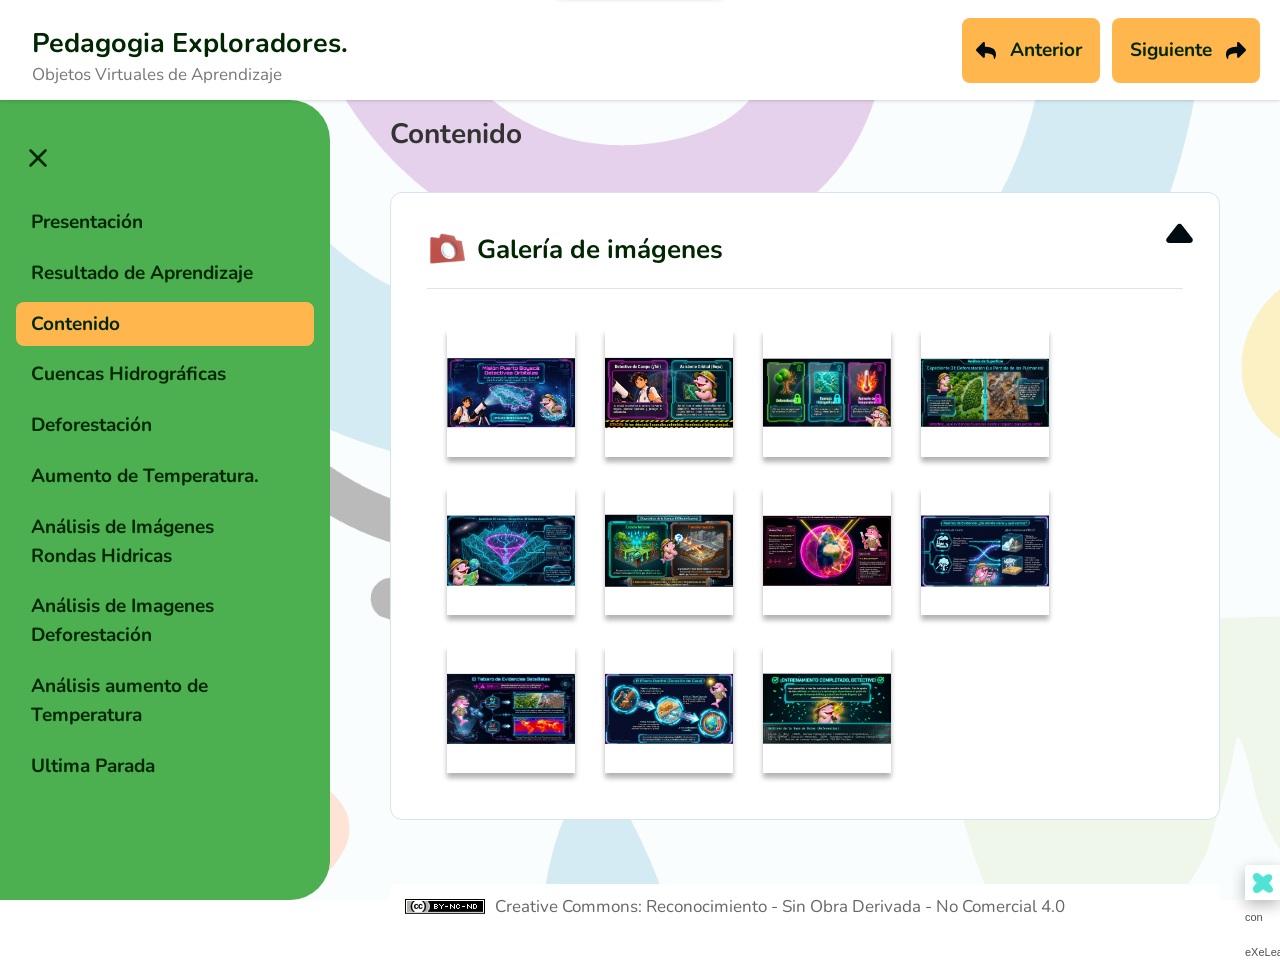
<file: html/contenido.html>
<!DOCTYPE html>
<html lang="es" id="exe-page-mw1h7aad-nbgprrlsx">
<head>
<meta charset="utf-8">
<meta name="generator" content="eXeLearning v4.0.6">
<meta name="viewport" content="width=device-width, initial-scale=1">
<meta name="exe-pass-score" content="5">
<link rel="license" type="text/html" href="https://creativecommons.org/licenses/by-nc-nd/4.0/">
<title>Contenido | Pedagogia Exploradores.</title>
<link rel="icon" type="image/x-icon" href="../libs/favicon.ico">
<meta name="description" content="Este recurso permite a los estudiante de grado octavo de la institución educativa Antonia Santos de Puerto Boyacá, comprender, identificar y reflexionar a partir de imágenes satelitales los cambios ambientales en el territorio, promoviendo el pensamiento analítico de los estudiantes.">
<script>document.querySelector("html").classList.add("js");</script><script src="../libs/jquery/jquery.min.js"> </script><script src="../libs/common_i18n.js"> </script><script src="../libs/common.js"> </script><script src="../libs/exe_export.js"> </script><script src="../libs/bootstrap/bootstrap.bundle.min.js"> </script><link rel="stylesheet" href="../libs/bootstrap/bootstrap.min.css">
<script src="../idevices/image-gallery/simple-lightbox.min.js"></script><link rel="stylesheet" href="../idevices/image-gallery/simple-lightbox.min.css">
<script src="../idevices/image-gallery/image-gallery.js"></script><link rel="stylesheet" href="../idevices/image-gallery/image-gallery.css">
<script src="../libs/exe_lightbox/exe_lightbox.js"> </script>
<link rel="stylesheet" href="../libs/exe_lightbox/exe_lightbox.css">
<link rel="stylesheet" href="../content/css/base.css"><script src="../theme/style.js"> </script><link rel="stylesheet" href="../theme/style.css">
</head>
<body class="exe-export exe-web-site">
<script>document.body.className+=" js"</script>
<div class="exe-content exe-export pre-js siteNav-hidden"><a href="#page-mw1h7aad-nbgprrlsx" id="skipNav">Skip to content</a> <nav id="siteNav">
<ul>
<li> <a href="../index.html" class="main-node no-ch">Presentación</a>
</li>
<li> <a href="../html/resultado-de-aprendizaje.html" class="no-ch">Resultado de Aprendizaje</a>
</li>
<li class="active"> <a href="../html/contenido.html" class="active no-ch">Contenido</a>
</li>
<li> <a href="../html/cuencas-hidrograficas.html" class="no-ch">Cuencas Hidrográficas</a>
</li>
<li> <a href="../html/deforestacion.html" class="no-ch">Deforestación</a>
</li>
<li> <a href="../html/aumento-de-temperatura.html" class="no-ch">Aumento de Temperatura.</a>
</li>
<li> <a href="../html/analisis-de-imagenes-rondas-hidricas.html" class="no-ch">Análisis de Imágenes Rondas Hidricas</a>
</li>
<li> <a href="../html/analisis-de-imagenes-deforestacion.html" class="no-ch">Análisis de Imagenes Deforestación</a>
</li>
<li> <a href="../html/analisis-aumento-de-temperatura.html" class="no-ch">Análisis aumento de Temperatura</a>
</li>
<li> <a href="../html/ultima-parada.html" class="no-ch">Ultima Parada</a>
</li>
</ul>
</nav><main id="page-mw1h7aad-nbgprrlsx" class="page"> 
<header class="main-header">
<div class="package-header"><p class="package-title">Pedagogia Exploradores.</p>
<p class="package-subtitle">Objetos Virtuales de Aprendizaje</p></div>
<div class="page-header"><h1 class="page-title">Contenido</h1></div>
</header><div id="page-content-page-mw1h7aad-nbgprrlsx" class="page-content">
<article id="block-mw2ufzlj-yeq5co49o" class="box">
<header class="box-head">
<div class="box-icon exe-icon">
<img src="../theme/icons/gallery.png" alt="" style="display:block;object-fit:contain;">
</div>
<h1 class="box-title">Galería de imágenes</h1>
<button class="box-toggle box-toggle-on" title="Toggle content">
<span>Toggle content</span>
</button></header>
<div class="box-content">
<div id="idevice-1793840711670-o286zkt7g" class="idevice_node image-gallery" data-idevice-path="../idevices/image-gallery/" data-idevice-type="image-gallery" data-idevice-component-type="json" data-idevice-json-data="{&quot;ideviceId&quot;:&quot;idevice-1793840711670-o286zkt7g&quot;,&quot;img_0&quot;:{&quot;img&quot;:&quot;../content/resources/mceclip1.png&quot;,&quot;thumbnail&quot;:&quot;../content/resources/mceclip1.png&quot;,&quot;title&quot;:&quot;&quot;,&quot;linktitle&quot;:&quot;&quot;,&quot;author&quot;:&quot;&quot;,&quot;linkauthor&quot;:&quot;&quot;,&quot;license&quot;:&quot;&quot;},&quot;img_1&quot;:{&quot;img&quot;:&quot;../content/resources/mceclip2.png&quot;,&quot;thumbnail&quot;:&quot;../content/resources/mceclip2.png&quot;,&quot;title&quot;:&quot;&quot;,&quot;linktitle&quot;:&quot;&quot;,&quot;author&quot;:&quot;&quot;,&quot;linkauthor&quot;:&quot;&quot;,&quot;license&quot;:&quot;&quot;},&quot;img_2&quot;:{&quot;img&quot;:&quot;../content/resources/mceclip3.png&quot;,&quot;thumbnail&quot;:&quot;../content/resources/mceclip3.png&quot;,&quot;title&quot;:&quot;&quot;,&quot;linktitle&quot;:&quot;&quot;,&quot;author&quot;:&quot;&quot;,&quot;linkauthor&quot;:&quot;&quot;,&quot;license&quot;:&quot;&quot;},&quot;img_3&quot;:{&quot;img&quot;:&quot;../content/resources/mceclip4.png&quot;,&quot;thumbnail&quot;:&quot;../content/resources/mceclip4.png&quot;,&quot;title&quot;:&quot;&quot;,&quot;linktitle&quot;:&quot;&quot;,&quot;author&quot;:&quot;&quot;,&quot;linkauthor&quot;:&quot;&quot;,&quot;license&quot;:&quot;&quot;},&quot;img_4&quot;:{&quot;img&quot;:&quot;../content/resources/mceclip5.png&quot;,&quot;thumbnail&quot;:&quot;../content/resources/mceclip5.png&quot;,&quot;title&quot;:&quot;&quot;,&quot;linktitle&quot;:&quot;&quot;,&quot;author&quot;:&quot;&quot;,&quot;linkauthor&quot;:&quot;&quot;,&quot;license&quot;:&quot;&quot;},&quot;img_5&quot;:{&quot;img&quot;:&quot;../content/resources/mceclip7.png&quot;,&quot;thumbnail&quot;:&quot;../content/resources/mceclip7.png&quot;,&quot;title&quot;:&quot;&quot;,&quot;linktitle&quot;:&quot;&quot;,&quot;author&quot;:&quot;&quot;,&quot;linkauthor&quot;:&quot;&quot;,&quot;license&quot;:&quot;&quot;},&quot;img_6&quot;:{&quot;img&quot;:&quot;../content/resources/mceclip8.png&quot;,&quot;thumbnail&quot;:&quot;../content/resources/mceclip8.png&quot;,&quot;title&quot;:&quot;&quot;,&quot;linktitle&quot;:&quot;&quot;,&quot;author&quot;:&quot;&quot;,&quot;linkauthor&quot;:&quot;&quot;,&quot;license&quot;:&quot;&quot;},&quot;img_7&quot;:{&quot;img&quot;:&quot;../content/resources/mceclip9.png&quot;,&quot;thumbnail&quot;:&quot;../content/resources/mceclip9.png&quot;,&quot;title&quot;:&quot;&quot;,&quot;linktitle&quot;:&quot;&quot;,&quot;author&quot;:&quot;&quot;,&quot;linkauthor&quot;:&quot;&quot;,&quot;license&quot;:&quot;&quot;},&quot;img_8&quot;:{&quot;img&quot;:&quot;../content/resources/mceclip10.png&quot;,&quot;thumbnail&quot;:&quot;../content/resources/mceclip10.png&quot;,&quot;title&quot;:&quot;&quot;,&quot;linktitle&quot;:&quot;&quot;,&quot;author&quot;:&quot;&quot;,&quot;linkauthor&quot;:&quot;&quot;,&quot;license&quot;:&quot;&quot;},&quot;img_9&quot;:{&quot;img&quot;:&quot;../content/resources/mceclip11.png&quot;,&quot;thumbnail&quot;:&quot;../content/resources/mceclip11.png&quot;,&quot;title&quot;:&quot;&quot;,&quot;linktitle&quot;:&quot;&quot;,&quot;author&quot;:&quot;&quot;,&quot;linkauthor&quot;:&quot;&quot;,&quot;license&quot;:&quot;&quot;},&quot;img_10&quot;:{&quot;img&quot;:&quot;../content/resources/mceclip12.png&quot;,&quot;thumbnail&quot;:&quot;../content/resources/mceclip12.png&quot;,&quot;title&quot;:&quot;&quot;,&quot;linktitle&quot;:&quot;&quot;,&quot;author&quot;:&quot;&quot;,&quot;linkauthor&quot;:&quot;&quot;,&quot;license&quot;:&quot;&quot;}}" data-idevice-template="image-gallery.html">
<!-- Idevice Example template start -->
<div class="exe-image-gallery-template">
  <!-- Idevice content start -->
  
            <div class="imageGallery-IDevice">
                <div class="imageGallery-body"><div id="imageContainer_0" class="imageContainer"> <a idevice-id="idevice-1793840711670-o286zkt7g" title="" href="../content/resources/mceclip1.png" class="imageLink">  <div class="imageElement">   <img src="../content/resources/mceclip1.png" height="128" width="128" title="" alt="" titlelink="" author="" authorlink="" license="" licenselink=""/>  </div> </a></div><div id="imageContainer_1" class="imageContainer"> <a idevice-id="idevice-1793840711670-o286zkt7g" title="" href="../content/resources/mceclip2.png" class="imageLink">  <div class="imageElement">   <img src="../content/resources/mceclip2.png" height="128" width="128" title="" alt="" titlelink="" author="" authorlink="" license="" licenselink=""/>  </div> </a></div><div id="imageContainer_2" class="imageContainer"> <a idevice-id="idevice-1793840711670-o286zkt7g" title="" href="../content/resources/mceclip3.png" class="imageLink">  <div class="imageElement">   <img src="../content/resources/mceclip3.png" height="128" width="128" title="" alt="" titlelink="" author="" authorlink="" license="" licenselink=""/>  </div> </a></div><div id="imageContainer_3" class="imageContainer"> <a idevice-id="idevice-1793840711670-o286zkt7g" title="" href="../content/resources/mceclip4.png" class="imageLink">  <div class="imageElement">   <img src="../content/resources/mceclip4.png" height="128" width="128" title="" alt="" titlelink="" author="" authorlink="" license="" licenselink=""/>  </div> </a></div><div id="imageContainer_4" class="imageContainer"> <a idevice-id="idevice-1793840711670-o286zkt7g" title="" href="../content/resources/mceclip5.png" class="imageLink">  <div class="imageElement">   <img src="../content/resources/mceclip5.png" height="128" width="128" title="" alt="" titlelink="" author="" authorlink="" license="" licenselink=""/>  </div> </a></div><div id="imageContainer_5" class="imageContainer"> <a idevice-id="idevice-1793840711670-o286zkt7g" title="" href="../content/resources/mceclip7.png" class="imageLink">  <div class="imageElement">   <img src="../content/resources/mceclip7.png" height="128" width="128" title="" alt="" titlelink="" author="" authorlink="" license="" licenselink=""/>  </div> </a></div><div id="imageContainer_6" class="imageContainer"> <a idevice-id="idevice-1793840711670-o286zkt7g" title="" href="../content/resources/mceclip8.png" class="imageLink">  <div class="imageElement">   <img src="../content/resources/mceclip8.png" height="128" width="128" title="" alt="" titlelink="" author="" authorlink="" license="" licenselink=""/>  </div> </a></div><div id="imageContainer_7" class="imageContainer"> <a idevice-id="idevice-1793840711670-o286zkt7g" title="" href="../content/resources/mceclip9.png" class="imageLink">  <div class="imageElement">   <img src="../content/resources/mceclip9.png" height="128" width="128" title="" alt="" titlelink="" author="" authorlink="" license="" licenselink=""/>  </div> </a></div><div id="imageContainer_8" class="imageContainer"> <a idevice-id="idevice-1793840711670-o286zkt7g" title="" href="../content/resources/mceclip10.png" class="imageLink">  <div class="imageElement">   <img src="../content/resources/mceclip10.png" height="128" width="128" title="" alt="" titlelink="" author="" authorlink="" license="" licenselink=""/>  </div> </a></div><div id="imageContainer_9" class="imageContainer"> <a idevice-id="idevice-1793840711670-o286zkt7g" title="" href="../content/resources/mceclip11.png" class="imageLink">  <div class="imageElement">   <img src="../content/resources/mceclip11.png" height="128" width="128" title="" alt="" titlelink="" author="" authorlink="" license="" licenselink=""/>  </div> </a></div><div id="imageContainer_10" class="imageContainer"> <a idevice-id="idevice-1793840711670-o286zkt7g" title="" href="../content/resources/mceclip12.png" class="imageLink">  <div class="imageElement">   <img src="../content/resources/mceclip12.png" height="128" width="128" title="" alt="" titlelink="" author="" authorlink="" license="" licenselink=""/>  </div> </a></div>
                </div>
            </div>
  <!-- Idevice content end -->
</div>
<!-- Idevice Example template end -->
</div>
</div>
</article>
</div></main><div class="nav-buttons">
<a href="../html/resultado-de-aprendizaje.html" title="Anterior" class="nav-button nav-button-left"><span>Anterior</span></a>
<a href="../html/cuencas-hidrograficas.html" title="Siguiente" class="nav-button nav-button-right"><span>Siguiente</span></a>
</div>
<footer id="siteFooter"><div id="siteFooterContent"> <div id="packageLicense" class="cc cc-by-nc-nd"> <p> <span class="license-label">Licencia: </span><a href="https://creativecommons.org/licenses/by-nc-nd/4.0/" class="license">Creative Commons: Reconocimiento - sin obra derivada - no comercial 4.0</a></p>
</div>
</div></footer>
</div>
<p id="made-with-eXe"> <a href="https://exelearning.net/" target="_blank" rel="noopener"> <span>Creado con eXeLearning <span>(Ventana nueva)</span></span></a></p>
</body>
</html>
</file>
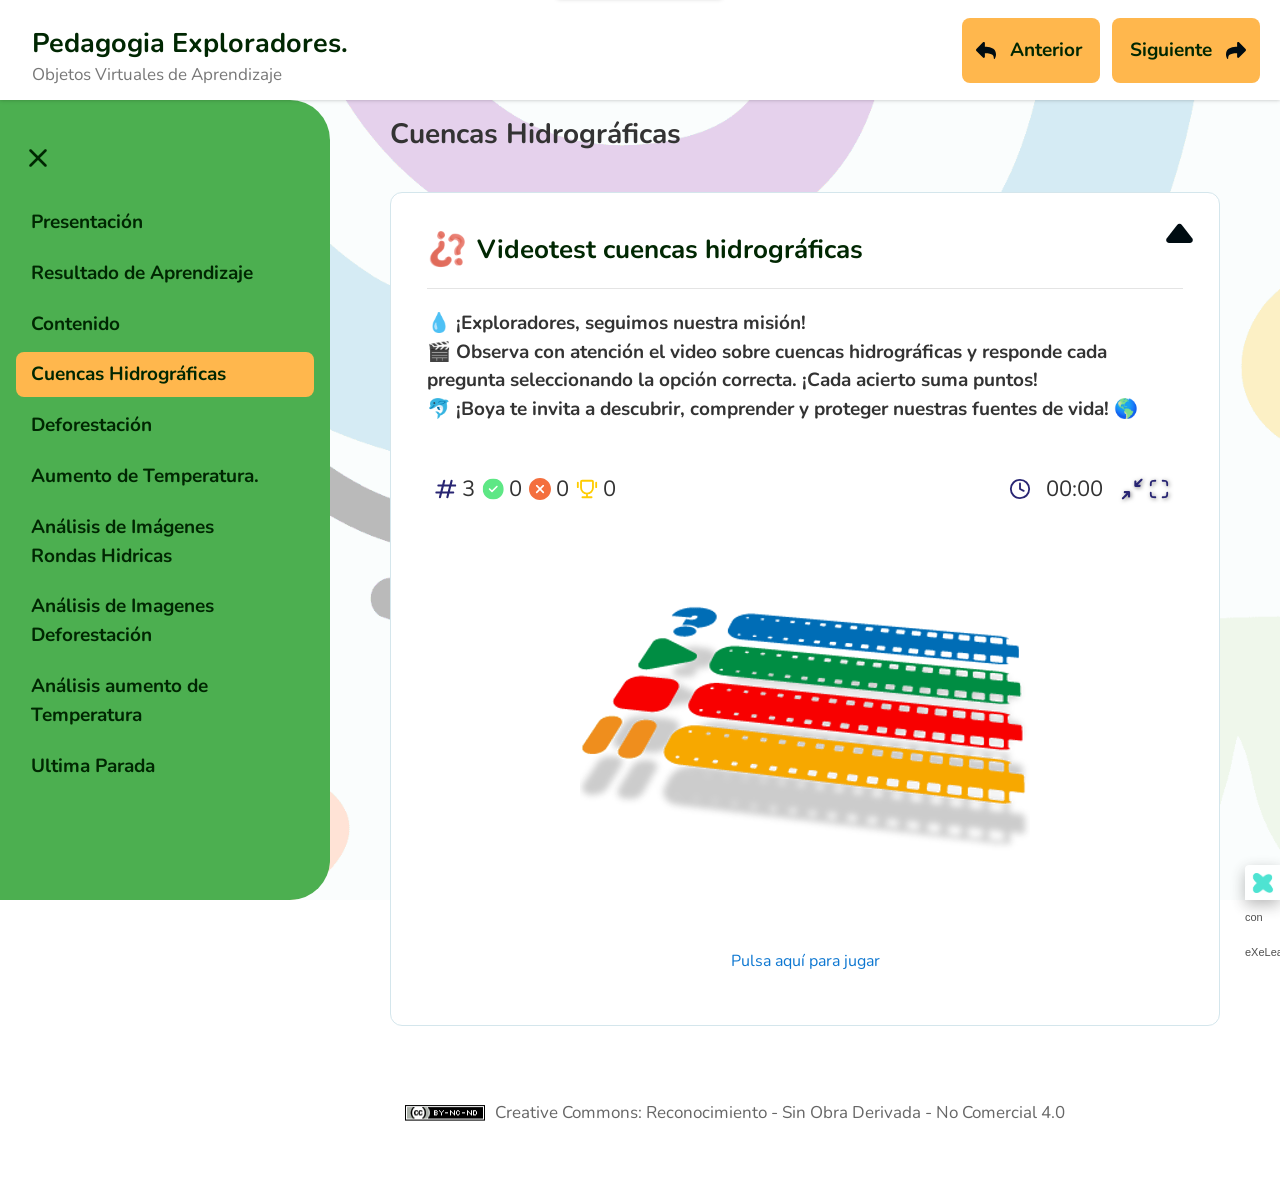
<file: html/cuencas-hidrograficas.html>
<!DOCTYPE html>
<html lang="es" id="exe-page-mvzb98n3-oglceovx8">
<head>
<meta charset="utf-8">
<meta name="generator" content="eXeLearning v4.0.6">
<meta name="viewport" content="width=device-width, initial-scale=1">
<meta name="exe-pass-score" content="5">
<link rel="license" type="text/html" href="https://creativecommons.org/licenses/by-nc-nd/4.0/">
<title>Cuencas Hidrográficas | Pedagogia Exploradores.</title>
<link rel="icon" type="image/x-icon" href="../libs/favicon.ico">
<meta name="description" content="Este recurso permite a los estudiante de grado octavo de la institución educativa Antonia Santos de Puerto Boyacá, comprender, identificar y reflexionar a partir de imágenes satelitales los cambios ambientales en el territorio, promoviendo el pensamiento analítico de los estudiantes.">
<script>document.querySelector("html").classList.add("js");</script><script src="../libs/jquery/jquery.min.js"> </script><script src="../libs/common_i18n.js"> </script><script src="../libs/common.js"> </script><script src="../libs/exe_export.js"> </script><script src="../libs/bootstrap/bootstrap.bundle.min.js"> </script><link rel="stylesheet" href="../libs/bootstrap/bootstrap.min.css">
<script src="../idevices/quick-questions-video/quick-questions-video.js"></script><link rel="stylesheet" href="../idevices/quick-questions-video/quick-questions-video.css">
<link rel="stylesheet" href="../content/css/base.css"><script src="../theme/style.js"> </script><link rel="stylesheet" href="../theme/style.css">
</head>
<body class="exe-export exe-web-site">
<script>document.body.className+=" js"</script>
<div class="exe-content exe-export pre-js siteNav-hidden"><a href="#page-mvzb98n3-oglceovx8" id="skipNav">Skip to content</a> <nav id="siteNav">
<ul>
<li> <a href="../index.html" class="main-node no-ch">Presentación</a>
</li>
<li> <a href="../html/resultado-de-aprendizaje.html" class="no-ch">Resultado de Aprendizaje</a>
</li>
<li> <a href="../html/contenido.html" class="no-ch">Contenido</a>
</li>
<li class="active"> <a href="../html/cuencas-hidrograficas.html" class="active no-ch">Cuencas Hidrográficas</a>
</li>
<li> <a href="../html/deforestacion.html" class="no-ch">Deforestación</a>
</li>
<li> <a href="../html/aumento-de-temperatura.html" class="no-ch">Aumento de Temperatura.</a>
</li>
<li> <a href="../html/analisis-de-imagenes-rondas-hidricas.html" class="no-ch">Análisis de Imágenes Rondas Hidricas</a>
</li>
<li> <a href="../html/analisis-de-imagenes-deforestacion.html" class="no-ch">Análisis de Imagenes Deforestación</a>
</li>
<li> <a href="../html/analisis-aumento-de-temperatura.html" class="no-ch">Análisis aumento de Temperatura</a>
</li>
<li> <a href="../html/ultima-parada.html" class="no-ch">Ultima Parada</a>
</li>
</ul>
</nav><main id="page-mvzb98n3-oglceovx8" class="page"> 
<header class="main-header">
<div class="package-header"><p class="package-title">Pedagogia Exploradores.</p>
<p class="package-subtitle">Objetos Virtuales de Aprendizaje</p></div>
<div class="page-header"><h1 class="page-title">Cuencas Hidrográficas</h1></div>
</header><div id="page-content-page-mvzb98n3-oglceovx8" class="page-content">
<article id="block-mvzb9ozs-zdr60819t" class="box">
<header class="box-head">
<div class="box-icon exe-icon">
<img src="../theme/icons/ask.png" alt="" style="display:block;object-fit:contain;">
</div>
<h1 class="box-title">Videotest cuencas hidrográficas</h1>
<button class="box-toggle box-toggle-on" title="Toggle content">
<span>Toggle content</span>
</button></header>
<div class="box-content">
<div id="idevice-1793627106758-9ifwulszj" class="idevice_node quick-questions-video" data-idevice-path="../idevices/quick-questions-video/" data-idevice-type="quick-questions-video">
<div class="vquext-IDevice"><div class="game-evaluation-ids js-hidden" data-id="idevice-1793627106758-9ifwulszj" data-evaluationb="false" data-evaluationid="e03e8260-0431-4ff8-83e6-66afe84dca40"></div><div class="vquext-instructions"><p><strong>💧 ¡Exploradores, seguimos nuestra misión!</strong><br /><strong>🎬 Observa con atención el video sobre cuencas hidrográficas y responde cada pregunta seleccionando la opción correcta. ¡Cada acierto suma puntos!</strong><br /><strong>🐬 ¡Boya te invita a descubrir, comprender y proteger nuestras fuentes de vida! </strong>🌎</p></div><div class="vquext-version js-hidden">2</div><div class="vquext-DataGame js-hidden">%E9%B0%F3%E1%FB%F5%FC%F3%E6%E7%E0%F3%B0%A8%B0%B0%BE%B0%F3%E7%E6%FA%FD%E0%B0%A8%B0%B0%BE%B0%E6%EB%E2%F7%D5%F3%FF%F7%B0%A8%B0%C4%FB%F6%F7%FD%C3%E7%D7%EA%E6%B0%BE%B0%F7%FC%F6%C4%FB%F6%F7%FD%C3%E7%D7%EA%E6%B0%A8%AA%A3%BE%B0%FB%F6%C4%FB%F6%F7%FD%C3%E7%D7%EA%E6%B0%A8%B0%F3%E1%E1%F7%E6%A8%BD%BD%F7%F7%A2%A3%F0%A0%A1%F4%BF%A2%A7%A7%F0%BF%F1%A4%A7%A3%BF%A0%A6%A7%F1%BF%AB%A4%F6%AB%A5%F6%A1%A5%A4%A7%F4%AB%BC%FF%E2%A6%B0%BE%B0%E1%E6%F3%E0%E6%C4%FB%F6%F7%FD%C3%E7%D7%EA%E6%B0%A8%A2%BE%B0%FB%FC%E1%E6%E0%E7%F1%E6%FB%FD%FC%E1%D7%EA%F7%B0%A8%B0%B7%A1%D1%E2%B7%A1%D7%B7%A1%D1%E1%E6%E0%FD%FC%F5%B7%A1%D7%B7%E7%D6%AA%A1%D6%B7%E7%D6%D1%D3%A5%B7%A0%A2%B7%D3%A3%D7%EA%E2%FE%FD%E0%F3%F6%FD%E0%F7%E1%B7%A0%D1%B7%A0%A2%E1%F7%F5%E7%FB%FF%FD%E1%B7%A0%A2%FC%E7%F7%E1%E6%E0%F3%B7%A0%A2%FF%FB%E1%FB%B7%D4%A1%FC%B7%A0%A3%B7%A1%D1%BD%E1%E6%E0%FD%FC%F5%B7%A1%D7%B7%A1%D1%F0%E0%B7%A0%A2%BD%B7%A1%D7%B7%A1%D1%E1%E6%E0%FD%FC%F5%B7%A1%D7%B7%E7%D6%AA%A1%D1%B7%E7%D6%D4%D3%D1%B7%A0%A2%DD%F0%E1%F7%E0%E4%F3%B7%A0%A2%F1%FD%FC%B7%A0%A2%F3%E6%F7%FC%F1%FB%B7%D4%A1%FC%B7%A0%A2%F7%FE%B7%A0%A2%E4%FB%F6%F7%FD%B7%A0%A2%E1%FD%F0%E0%F7%B7%A0%A2%F1%E7%F7%FC%F1%F3%E1%B7%A0%A2%FA%FB%F6%E0%FD%F5%E0%B7%D7%A3%F4%FB%F1%F3%E1%B7%A0%A2%EB%B7%A0%A2%E0%F7%E1%E2%FD%FC%F6%F7%B7%A0%A2%F1%F3%F6%F3%B7%A0%A2%E2%E0%F7%F5%E7%FC%E6%F3%B7%A0%A2%E1%F7%FE%F7%F1%F1%FB%FD%FC%F3%FC%F6%FD%B7%A0%A2%FE%F3%B7%A0%A2%FD%E2%F1%FB%B7%D4%A1%FC%B7%A0%A2%F1%FD%E0%E0%F7%F1%E6%F3%BC%B7%A0%A2%B7%D3%A3%D1%F3%F6%F3%B7%A0%A2%F3%F1%FB%F7%E0%E6%FD%B7%A0%A2%E1%E7%FF%F3%B7%A0%A2%E2%E7%FC%E6%FD%E1%B7%A0%A3%B7%A1%D1%BD%E1%E6%E0%FD%FC%F5%B7%A1%D7%B7%A1%D1%F0%E0%B7%A0%A2%BD%B7%A1%D7%B7%A1%D1%E1%E6%E0%FD%FC%F5%B7%A1%D7%B7%E7%D6%AA%A1%D6%B7%E7%D6%D1%A0%D1%B7%A0%A2%B7%D3%A3%D0%FD%EB%F3%B7%A0%A2%E6%F7%B7%A0%A2%FB%FC%E4%FB%E6%F3%B7%A0%A2%F3%B7%A0%A2%F6%F7%E1%F1%E7%F0%E0%FB%E0%B7%A0%D1%B7%A0%A2%F1%FD%FF%E2%E0%F7%FC%F6%F7%E0%B7%A0%A2%EB%B7%A0%A2%E2%E0%FD%E6%F7%F5%F7%E0%B7%A0%A2%FC%E7%F7%E1%E6%E0%F3%E1%B7%A0%A2%F4%E7%F7%FC%E6%F7%E1%B7%A0%A2%F6%F7%B7%A0%A2%E4%FB%F6%F3%B7%A0%A3%B7%A0%A2%B7%A1%D1%BD%E1%E6%E0%FD%FC%F5%B7%A1%D7%B7%E7%D6%AA%A1%D1%B7%E7%D6%D4%A2%D7%B7%A1%D1%BD%E2%B7%A1%D7%B0%BE%B0%FB%FC%E1%E6%E0%E7%F1%E6%FB%FD%FC%E1%B0%A8%B0%D7%FE%FB%F8%F3%B2%FE%F3%B2%E0%F7%E1%E2%E7%F7%E1%E6%F3%B2%F1%FD%E0%E0%F7%F1%E6%F3%B2%B0%BE%B0%E1%FA%FD%E5%DF%FB%FC%FB%FF%FB%E8%F7%B0%A8%F4%F3%FE%E1%F7%BE%B0%FD%E2%E6%FB%FD%FC%E1%C0%F3%FF%F6%FD%FC%B0%A8%F4%F3%FE%E1%F7%BE%B0%F3%FC%E1%E5%F7%E0%E1%C0%F3%FF%F6%FD%FC%B0%A8%F4%F3%FE%E1%F7%BE%B0%E1%FA%FD%E5%C1%FD%FE%E7%E6%FB%FD%FC%B0%A8%E6%E0%E7%F7%BE%B0%E6%FB%FF%F7%C1%FA%FD%E5%C1%FD%FE%E7%E6%FB%FD%FC%B0%A8%A1%BE%B0%E7%E1%F7%DE%FB%E4%F7%E1%B0%A8%E6%E0%E7%F7%BE%B0%FC%E7%FF%F0%F7%E0%DE%FB%E4%F7%E1%B0%A8%A1%BE%B0%FB%E6%FB%FC%F7%E0%F3%E0%EB%B0%A8%E9%B0%E1%FA%FD%E5%D1%FE%E7%F7%B0%A8%F4%F3%FE%E1%F7%BE%B0%F1%FE%E7%F7%D5%F3%FF%F7%B0%A8%B0%B0%BE%B0%E2%F7%E0%F1%F7%FC%E6%F3%F5%F7%D1%FE%E7%F7%B0%A8%A6%A2%BE%B0%E1%FA%FD%E5%D1%FD%F6%F7%D3%F1%F1%F7%E1%E1%B0%A8%F4%F3%FE%E1%F7%BE%B0%F1%FD%F6%F7%D3%F1%F1%F7%E1%E1%B0%A8%B0%B0%BE%B0%FF%F7%E1%E1%F3%F5%F7%D1%FD%F6%F7%D3%F1%F1%F7%E1%E1%B0%A8%B0%B0%EF%BE%B0%E3%E7%F7%E1%E6%FB%FD%FC%E1%D5%F3%FF%F7%B0%A8%C9%E9%B0%FB%F6%B0%A8%B0%F8%A6%F9%E3%E1%A0%F1%F1%B0%BE%B0%E6%EB%E2%F7%B0%A8%A1%BE%B0%E2%FD%FB%FC%E6%C4%FB%F6%F7%FD%B0%A8%A1%A2%BE%B0%E6%FB%FF%F7%B0%A8%A0%BE%B0%FC%E7%FF%F0%F7%E0%DD%E2%E6%FB%FD%FC%E1%B0%A8%A6%BE%B0%EA%B0%A8%A2%BE%B0%EB%B0%A8%A2%BE%B0%F3%E7%E6%FA%FD%E0%B0%A8%B0%B0%BE%B0%F3%FE%E6%B0%A8%B0%B0%BE%B0%E7%E0%FE%B0%A8%B0%B0%BE%B0%FF%E1%F5%DA%FB%E6%B0%A8%B0%B0%BE%B0%FF%E1%F5%D7%E0%E0%FD%E0%B0%A8%B0%B0%BE%B0%E1%FD%E7%FC%F6%C4%FB%F6%F7%FD%B0%A8%A3%BE%B0%FB%FF%F3%F5%F7%C4%FB%F6%F7%FD%B0%A8%A3%BE%B0%FB%C4%FB%F6%F7%FD%B0%A8%A2%BE%B0%F4%C4%FB%F6%F7%FD%B0%A8%A2%BE%B0%F7%C6%F7%EA%E6%B0%A8%B0%B0%BE%B0%E6%EB%E2%F7%C3%E7%F7%E1%E6%FB%FD%FC%B0%A8%A2%BE%B0%E3%E7%F7%EA%E6%FB%FD%FC%B0%A8%B0-%D1a%FF%FD%B2%E1%F7%B2%FB%FC%FB%F1%FB%F3%B2%F7%FE%B2%E4%FB%F3%F8%F7%B2%F6%F7%FE%B2%F3%F5%E7%F3%B2%F7%FC%B2%F7%FE%B2%E6%F7%E0%E0%FB%E6%FD%E0%FB%FD%B2%F1%E7%F3%FC%F6%FD%B2%FE%F3%E1%B2%FC%E7%F0%F7%E1%B2%E1%F7%B2%F1%F3%E0%F5%F3%FC%B2%F7%FC%B2%FE%F3%B2%F3%E6%FFa%E1%F4%F7%E0%F3%AD%B0%BE%B0%FD%E2%E6%FB%FD%FC%E1%B0%A8%C9%B0%D7%FE%B2%F3%F5%E7%F3%B2%F0%F3%F8%F3%B2%F6%FB%E0%F7%F1%E6%F3%FF%F7%FC%E6%F7%B2%F6%F7%E1%F6%F7%B2%F7%FE%B2%F7%E1%E2%F3%F1%FB%FD%B2%F7%FC%B2%F4%FD%E0%FF%F3%B2%F6%F7%B2%FA%FB%F7%FE%FD%B2%F1%FD%FC%F5%F7%FE%F3%F6%FD%BC%B0%BE%B0%D7%FE%B2%F3%F5%E7%F3%B2%F6%F7%FE%B2%FF%F3%E0%B2%EB%B2%F6%F7%B2%FE%F3%B2%E6%FB%F7%E0%E0%F3%B2%E1%F7%B2%F7%E4%F3%E2%FD%E0%F3%B2%F1%FD%FC%B2%F7%FE%B2%E1%FD%FE%B2%EB%B2%F1%F3%F7%B2%F1%FD%FF%FD%B2%FE%FE%E7%E4%FB%F3%B2%FD%B2%FC%FB%F7%E4%F7%B2%E1%FD%F0%E0%F7%B2%FF%FD%FC%E6%F3c%F3%E1%BE%B2s%E0%F0%FD%FE%F7%E1%B2%EB%B2%E2%FE%F3%FC%E6%F3%E1%B0%BE%B0%D7%FE%B2%F3%F5%E7%F3%B2%F0%E0%FD%E6%F3%B2%F3%E7%E6%FD%FFs%E6%FB%F1%F3%FF%F7%FC%E6%F7%B2%F6%F7%B2%FE%F3%E1%B2%F1%F3c%F7%E0%7F%F3%E1%B2%E7%E0%F0%F3%FC%F3%E1%B2%FA%F3%F1%FB%F3%B2%FE%F3%E1%B2%FC%E7%F0%F7%E1%BC%B0%BE%B0%DE%F3%E1%B2%FC%E7%F0%F7%E1%B2%E0%F7%E6%FB%F7%FC%F7%FC%B2%E6%FD%F6%F3%B2%F7%FE%B2%F3%F5%E7%F3%B2%E1%FB%FC%B2%F6%F7%F8%F3%E0%B2%E3%E7%F7%B2%F1%F3%FB%F5%F3%B2%F3%B2%FE%F3%B2%E6%FB%F7%E0%E0%F3%BC%B0%CF%BE%B0%E1%FD%FE%E7%E6%FB%FD%FC%B0%A8%A3%BE%B0%E1%FD%FE%E7%E6%FB%FD%FC%C3%E7%F7%E1%E6%FB%FD%FC%B0%A8%B0%B0%EF%BE%E9%B0%FB%F6%B0%A8%B0%FD%EA%F9%E3%E4%A7%F3%E6%B0%BE%B0%E6%EB%E2%F7%B0%A8%A1%BE%B0%E2%FD%FB%FC%E6%C4%FB%F6%F7%FD%B0%A8%A5%A2%BE%B0%E6%FB%FF%F7%B0%A8%A0%BE%B0%FC%E7%FF%F0%F7%E0%DD%E2%E6%FB%FD%FC%E1%B0%A8%A6%BE%B0%EA%B0%A8%A2%BE%B0%EB%B0%A8%A2%BE%B0%F3%E7%E6%FA%FD%E0%B0%A8%B0%B0%BE%B0%F3%FE%E6%B0%A8%B0%B0%BE%B0%E7%E0%FE%B0%A8%B0%B0%BE%B0%FF%E1%F5%DA%FB%E6%B0%A8%B0%B0%BE%B0%FF%E1%F5%D7%E0%E0%FD%E0%B0%A8%B0%B0%BE%B0%E1%FD%E7%FC%F6%C4%FB%F6%F7%FD%B0%A8%A3%BE%B0%FB%FF%F3%F5%F7%C4%FB%F6%F7%FD%B0%A8%A3%BE%B0%FB%C4%FB%F6%F7%FD%B0%A8%A2%BE%B0%F4%C4%FB%F6%F7%FD%B0%A8%A2%BE%B0%F7%C6%F7%EA%E6%B0%A8%B0%B0%BE%B0%E6%EB%E2%F7%C3%E7%F7%E1%E6%FB%FD%FC%B0%A8%A2%BE%B0%E3%E7%F7%EA%E6%FB%FD%FC%B0%A8%B0-%C3%E7%7B%B2%F4%E7%FC%F1%FBa%FC%B2%F1%FE%F3%E4%F7%B2%F1%E7%FF%E2%FE%F7%FC%B2%FE%FD%E1%B2%F0%FD%E1%E3%E7%F7%E1%B2%EB%B2%E1%E7%F7%FE%FD%E1%B2%E1%F3%FC%FD%E1%B2%F1%E7%F3%FC%F6%FD%B2%F1%F3%F7%FC%B2%FE%FE%E7%E4%FB%F3%E1%B2%FF%E7%EB%B2%F4%E7%F7%E0%E6%F7%E1%B2%F7%FC%B2%FE%F3%B2%F1%E7%F7%FC%F1%F3%AD%B0%BE%B0%FD%E2%E6%FB%FD%FC%E1%B0%A8%C9%B0%DB%FC%F4%FB%FE%E6%E0%F3%FC%B2%F3%F5%E7%F3%B2%F3%FE%B2%E1%E7%F0%E1%E7%F7%FE%FD%B2%E2%F3%E0%F3%B2%F7%E4%FB%E6%F3%E0%B2%FB%FC%E7%FC%F6%F3%F1%FB%FD%FC%F7%E1%B2%EB%B2%F1%E0%F7%F3%E0%B2%E0%F7%E1%F7%E0%E4%F3%E1%B2%F7%FC%B2%FE%FD%E1%B2%F3%F1%E7%7F%F4%F7%E0%FD%E1%B2%E3%E7%F7%B2%E7%E1%F3%FF%FD%E1%B2%F7%FC%B2%F1%F3%E1%F3%B0%BE%B0%DB%FF%E2%FB%F6%F7%FC%B2%E3%E7%F7%B2%F7%FE%B2%E4%FB%F7%FC%E6%FD%B2%FF%E7%F7%E4%F3%B2%FE%F3%E1%B2%FC%E7%F0%F7%E1%B2%E2%FD%E0%B2%F7%FE%B2%E6%F7%E0%E0%FB%E6%FD%E0%FB%FD%BC%B0%BE%B0%DA%F3%F1%F7%FC%B2%E3%E7%F7%B2%F7%FE%B2%F3%F5%E7%F3%B2%F1%FD%E0%E0%F3%B2h%FC%FB%F1%F3%FF%F7%FC%E6%F7%B2%E2%FD%E0%B2%FE%F3%B2%E1%E7%E2%F7%E0%F4%FB%F1%FB%F7%B2%E1%FB%FC%B2%FE%FE%F7%F5%F3%E0%B2%F3%B2%FE%FD%E1%B2%E0%7F%FD%E1%BC%B0%BE%B0%C1%F7%F1%F3%FC%B2%F7%FE%B2%F3%F5%E7%F3%B2%F6%F7%B2%FE%FE%E7%E4%FB%F3%B2%F3%FC%E6%F7%E1%B2%F6%F7%B2%E3%E7%F7%B2%E6%FD%E3%E7%F7%B2%FE%F3%B2%E4%F7%F5%F7%E6%F3%F1%FBa%FC%BC%B0%CF%BE%B0%E1%FD%FE%E7%E6%FB%FD%FC%B0%A8%A2%BE%B0%E1%FD%FE%E7%E6%FB%FD%FC%C3%E7%F7%E1%E6%FB%FD%FC%B0%A8%B0%B0%EF%BE%E9%B0%FB%F6%B0%A8%B0%F6%F4%F3%A4%E6%EB%E6%F5%B0%BE%B0%E6%EB%E2%F7%B0%A8%A1%BE%B0%E2%FD%FB%FC%E6%C4%FB%F6%F7%FD%B0%A8%AA%A2%BE%B0%E6%FB%FF%F7%B0%A8%A0%BE%B0%FC%E7%FF%F0%F7%E0%DD%E2%E6%FB%FD%FC%E1%B0%A8%A6%BE%B0%EA%B0%A8%A2%BE%B0%EB%B0%A8%A2%BE%B0%F3%E7%E6%FA%FD%E0%B0%A8%B0%B0%BE%B0%F3%FE%E6%B0%A8%B0%B0%BE%B0%E7%E0%FE%B0%A8%B0%B0%BE%B0%FF%E1%F5%DA%FB%E6%B0%A8%B0%B0%BE%B0%FF%E1%F5%D7%E0%E0%FD%E0%B0%A8%B0%B0%BE%B0%E1%FD%E7%FC%F6%C4%FB%F6%F7%FD%B0%A8%A3%BE%B0%FB%FF%F3%F5%F7%C4%FB%F6%F7%FD%B0%A8%A3%BE%B0%FB%C4%FB%F6%F7%FD%B0%A8%A2%BE%B0%F4%C4%FB%F6%F7%FD%B0%A8%A2%BE%B0%F7%C6%F7%EA%E6%B0%A8%B0%B0%BE%B0%E6%EB%E2%F7%C3%E7%F7%E1%E6%FB%FD%FC%B0%A8%A2%BE%B0%E3%E7%F7%EA%E6%FB%FD%FC%B0%A8%B0%C1%F7%F5h%FC%B2%FE%FD%B2%F3%E2%E0%F7%FC%F6%FB%F6%FD%B2%F7%FC%B2%F7%FE%B2%E4%7F%F6%F7%FD%BE%B2-%F3%B2%E3%E7%7B%B2%E1%F7%B2%FE%F7%B2%F6%F7%FC%FD%FF%FB%FC%F3%B2%F1%E7%F7%FC%F1%F3%B2%FA%FB%F6%E0%FD%F5%E0s%F4%FB%F1%F3%AD%B0%BE%B0%FD%E2%E6%FB%FD%FC%E1%B0%A8%C9%B0%D3%B2%E7%FC%B2%E6%F3%FC%E3%E7%F7%B2%F6%F7%B2%F3%FE%FF%F3%F1%F7%FC%F3%FF%FB%F7%FC%E6%FD%B2%F1%FD%FC%E1%E6%E0%E7%FB%F6%FD%B2%F7%FC%B2%F7%FE%B2%E6%F7%F1%FA%FD%B2%F6%F7%B2%FE%F3%E1%B2%F1%F3%E1%F3%E1%BC%B0%BE%B0%D3%B2%E7%FC%F3%B2%FF%F3%FC%F5%E7%F7%E0%F3%B2%E3%E7%F7%B2%F1%FD%FC%F7%F1%E6%F3%B2%F7%FE%B2%FD%F1%7B%F3%FC%FD%B2%F6%FB%E0%F7%F1%E6%F3%FF%F7%FC%E6%F7%B2%F1%FD%FC%B2%FE%F3%B2%F1%FB%E7%F6%F3%F6%BC%B0%BE%B0%D3%B2%E7%FC%B2%F1%F3%FC%F3%FE%B2%F6%F7%B2%F1%F7%FF%F7%FC%E6%FD%B2%E7%E6%FB%FE%FB%E8%F3%F6%FD%B2%F7%EA%F1%FE%E7%E1%FB%E4%F3%FF%F7%FC%E6%F7%B2%F7%FC%B2%FE%F3%E1%B2%FB%FC%F6%E7%E1%E6%E0%FB%F3%E1%BC%B0%BE%B0%D3%FE%B2%E4%FB%F3%F8%F7%B2%EB%B2%E0%F7%F1%FD%E0%E0%FB%F6%FD%B2%F6%F7%FE%B2%F3%F5%E7%F3%B2%F3%B2%E6%E0%F3%E4%7B%E1%B2%F6%F7%FE%B2%E6%F7%E0%E0%FB%E6%FD%E0%FB%FD%B2%FF%F7%F6%FB%F3%FC%E6%F7%B2%E0%7F%FD%E1%B2%E1%E7%E2%F7%E0%F4%FB%F1%FB%F3%FE%F7%E1%BE%B2%E1%E7%F0%E6%F7%E0%E0s%FC%F7%FD%E1%B2%EB%B2%FE%F3%F5%FD%E1%B0%CF%BE%B0%E1%FD%FE%E7%E6%FB%FD%FC%B0%A8%A1%BE%B0%E1%FD%FE%E7%E6%FB%FD%FC%C3%E7%F7%E1%E6%FB%FD%FC%B0%A8%B0%B0%EF%CF%BE%B0%FB%E1%C1%F1%FD%E0%FF%B0%A8%A2%BE%B0%E6%F7%EA%E6%D0%E7%E6%E6%FD%FC%C1%F1%FD%E0%FF%B0%A8%B0%D5%E7%F3%E0%F6%F3%E0%B2%FE%F3%B2%E2%E7%FC%E6%E7%F3%F1%FBa%FC%B0%BE%B0%E0%F7%E2%F7%F3%E6%D3%F1%E6%FB%E4%FB%E6%EB%B0%A8%E6%E0%E7%F7%BE%B0%E5%F7%FB%F5%FA%E6%F7%F6%B0%A8%A3%A2%A2%BE%B0%E6%FB%E6%FE%F7%B0%A8%B0%B0%BE%B0%E0%F7%FE%FD%F3%F6%C3%E7%F7%E1%E6%FB%FD%FC%B0%A8%F4%F3%FE%E1%F7%BE%B0%E2%E0%F7%E4%FB%F7%E5%C3%E7%F7%E1%E6%FB%FD%FC%E1%B0%A8%F4%F3%FE%E1%F7%BE%B0%E2%F3%E7%E1%F7%C4%FB%F6%F7%FD%B0%A8%F4%F3%FE%E1%F7%BE%B0%E6%F7%EA%E6%D3%F4%E6%F7%E0%B0%A8%B0%B0%BE%B0%E6%F7%EA%E6%D4%F7%F7%F6%D0%F3%F1%F9%B0%A8%B0%B0%BE%B0%F5%F3%FF%F7%DF%FD%F6%F7%B0%A8%A3%BE%B0%F4%F7%F7%F6%D0%F3%F1%F9%B0%A8%F4%F3%FE%E1%F7%BE%B0%E2%F7%E0%F1%F7%FC%E6%F3%F8%F7%D4%D0%B0%A8%A3%A2%A2%BE%B0%E4%FB%F6%F7%FD%C6%EB%E2%F7%B0%A8%A3%BE%B0%F1%E7%E1%E6%FD%FF%DF%F7%E1%E1%F3%F5%F7%E1%B0%A8%F4%F3%FE%E1%F7%BE%B0%E4%F7%E0%E1%FB%FD%FC%B0%A8%A0%BE%B0%F3%E7%E6%FA%FD%E0%C4%FB%F6%F7%FD%B0%A8%B0%B0%BE%B0%FB%E1%DC%F3%E4%FB%F5%F3%F0%FE%F7%B0%A8%F4%F3%FE%E1%F7%BE%B0%E0%F7%E2%F7%F3%E6%C3%E7%F7%E1%E6%FB%FD%FC%B0%A8%F4%F3%FE%E1%F7%BE%B0%E2%F7%E0%F1%F7%FC%E6%F3%F8%F7%C3%E7%F7%E1%E6%FB%FD%FC%E1%B0%A8%A3%A2%A2%BE%B0%FF%FD%F6%F7%D0%FD%F3%E0%F6%B0%A8%F4%F3%FE%E1%F7%BE%B0%F7%E4%F3%FE%E7%F3%E6%FB%FD%FC%B0%A8%F4%F3%FE%E1%F7%BE%B0%F7%E4%F3%FE%E7%F3%E6%FB%FD%FC%DB%D6%B0%A8%B0%F7%A2%A1%F7%AA%A0%A4%A2%BF%A2%A6%A1%A3%BF%A6%F4%F4%AA%BF%AA%A1%F7%A4%BF%A4%A4%F3%F4%F7%AA%A6%F6%F1%F3%A6%A2%B0%BE%B0%E2%F3%E1%E1%C1%F1%FD%E0%F7%DF%FD%F6%F7%B0%A8%B0%F5%FE%FD%F0%F3%FE%B0%BE%B0%E2%F3%E1%E1%C1%F1%FD%E0%F7%D1%E7%E1%E6%FD%FF%B0%A8%A7%BE%B0%F5%FE%FD%F0%F3%FE%C6%FB%FF%F7%B0%A8%A2%BE%B0%FB%F6%B0%A8%B0%FB%F6%F7%E4%FB%F1%F7%BF%A3%A5%AB%A1%A4%A0%A5%A3%A2%A4%A5%A7%AA%BF%AB%FB%F4%E5%E7%FE%E1%E8%F8%B0%BE%B0%FF%E1%F5%E1%B0%A8%E9%B0%FF%E1%F5%C2%FE%F3%EB%C1%E6%F3%E0%E6%B0%A8%B0%C2%E7%FE%E1%F3%B2%F3%E3%E7%7F%B2%E2%F3%E0%F3%B2%F8%E7%F5%F3%E0%B0%BE%B0%FF%E1%F5%C1%E7%F0%FF%FB%E6%B0%A8%B0%D7%FC%E4%FB%F3%E0%B0%BE%B0%FF%E1%F5%D5%F3%FF%F7%DD%E4%F7%E0%B0%A8%B03%D4%FB%FC%B2%F6%F7%B2%FE%F3%B2%E2%F3%E0%E6%FB%F6%F3%B3%B0%BE%B0%FF%E1%F5%D1%FE%E7%F7%B0%A8%B03%D5%F7%FC%FB%F3%FE%B3%B2%DE%F3%B2%E2%FB%E1%E6%F3%B2%F7%E1%A8%B0%BE%B0%FF%E1%F5%DC%F7%E5%D5%F3%FF%F7%B0%A8%B0%C2%E7%FE%E1%F3%B2%F3%E3%E7%7F%B2%E2%F3%E0%F3%B2%F7%FF%E2%F7%E8%F3%E0%B2%FD%E6%E0%F3%B2%E2%F3%E0%E6%FB%F6%F3%B0%BE%B0%FF%E1%F5%CB%FD%E7%DA%F3%E1%B0%A8%B0%C6%FB%F7%FC%F7%B2%B7%A3%B2%F3%F1%FB%F7%E0%E6%FD%E1%B2%EB%B2%B7%A0%B2%F4%F3%FE%FE%FD%E1%B0%BE%B0%FF%E1%F5%D1%FD%F6%F7%D3%F1%F1%F7%E1%E1%B0%A8%B0%D1a%F6%FB%F5%FD%B2%F6%F7%B2%F3%F1%F1%F7%E1%FD%B0%BE%B0%FF%E1%F5%DB%FC%F4%FD%E0%FF%F3%E6%FB%FD%FC%DE%FD%FD%F9%FB%FC%F5%B0%A8%B03%D5%F7%FC%FB%F3%FE%B3%B2%DE%F3%B2%FB%FC%F4%FD%E0%FF%F3%F1%FBa%FC%B2%E3%E7%F7%B2%F7%E1%E6%F3%F0%F3%B2%F0%E7%E1%F1%F3%FC%F6%FD%B0%BE%B0%FF%E1%F5%D7%E0%E0%FD%E0%E1%B0%A8%B0%D7%E0%E0%FD%E0%F7%E1%B0%BE%B0%FF%E1%F5%DA%FB%E6%E1%B0%A8%B0%D3%F1%FB%F7%E0%E6%FD%E1%B0%BE%B0%FF%E1%F5%C1%F1%FD%E0%F7%B0%A8%B0%C2%E7%FC%E6%E7%F3%F1%FBa%FC%B0%BE%B0%FF%E1%F5%C5%F7%FB%F5%FA%E6%B0%A8%B0%C2%F7%E1%FD%B0%BE%B0%FF%E1%F5%DF%FB%FC%FB%FF%FB%E8%F7%B0%A8%B0%DF%FB%FC%FB%FF%FB%E8%F3%E0%B0%BE%B0%FF%E1%F5%DF%F3%EA%FB%FF%FB%E8%F7%B0%A8%B0%DF%F3%EA%FB%FF%FB%E8%F3%E0%B0%BE%B0%FF%E1%F5%C6%FB%FF%F7%B0%A8%B0%C6%FB%F7%FF%E2%FD%B2%E2%FD%E0%B2%E2%E0%F7%F5%E7%FC%E6%F3%B0%BE%B0%FF%E1%F5%DE%FB%E4%F7%B0%A8%B0%C4%FB%F6%F3%B0%BE%B0%FF%E1%F5%D4%E7%FE%FE%C1%F1%E0%F7%F7%FC%B0%A8%B0%C2%F3%FC%E6%F3%FE%FE%F3%B2%D1%FD%FF%E2%FE%F7%E6%F3%B0%BE%B0%FF%E1%F5%D7%EA%FB%E6%D4%E7%FE%FE%C1%F1%E0%F7%F7%FC%B0%A8%B0%C1%F3%FE%FB%E0%B2%F6%F7%FE%B2%FF%FD%F6%FD%B2%E2%F3%FC%E6%F3%FE%FE%F3%B2%F1%FD%FF%E2%FE%F7%E6%F3%B0%BE%B0%FF%E1%F5%DC%E7%FF%C3%E7%F7%E1%E6%FB%FD%FC%E1%B0%A8%B0%DCh%FF%F7%E0%FD%B2%F6%F7%B2%E2%E0%F7%F5%E7%FC%E6%F3%E1%B0%BE%B0%FF%E1%F5%DC%FD%DB%FF%F3%F5%F7%B0%A8%B0%C2%E0%F7%F5%E7%FC%E6%F3%B2%E1%FB%FC%B2%FB%FFs%F5%F7%FC%F7%E1%B0%BE%B0%FF%E1%F5%D1%FD%FD%FE%B0%A8%B03%D0%FB%F7%FC%B3%B0%BE%B0%FF%E1%F5%DE%FD%E1%F7%C6%B0%A8%B0%DA%F3%B2%E2%F7%E0%F6%FB%F6%FD%B2%A1%A1%A2%B2%E2%E7%FC%E6%FD%E1%B0%BE%B0%FF%E1%F5%DE%FD%E1%F7%DE%FB%E4%F7%B0%A8%B0%DA%F3%B2%E2%F7%E0%F6%FB%F6%FD%B2%E7%FC%F3%B2%E4%FB%F6%F3%B0%BE%B0%FF%E1%F5%DE%FD%E1%E6%DE%FB%E4%F7%E1%B0%A8%B03%DA%F3%B2%E2%F7%E0%F6%FB%F6%FD%B2%E6%FD%F6%F3%E1%B2%E1%E7%E1%B2%E4%FB%F6%F3%E1%B3%B0%BE%B0%FF%E1%F5%D3%FE%FE%C3%E7%F7%E1%E6%FB%FD%FC%E1%B0%A8%B03%D1%FD%FF%E2%FE%F7%E6%F3%F6%F3%E1%B2%FE%F3%E1%B2%E2%E0%F7%F5%E7%FC%E6%F3%E1%B3%B0%BE%B0%FF%E1%F5%C1%E7%F1%F1%F7%E1%E1%F7%E1%B0%A8%B03%D1%FD%E0%E0%F7%F1%E6%FD%B3%B2%EE%B23%D7%EA%F1%F7%FE%F7%FC%E6%F7%B3%B2%EE%B23%D5%F7%FC%FB%F3%FE%B3%B2%EE%B23%DF%E7%EB%B2%F0%FB%F7%FC%B3%B2%EE%B23%C2%F7%E0%F4%F7%F1%E6%FD%B3%B0%BE%B0%FF%E1%F5%D4%F3%FB%FE%E7%E0%F7%E1%B0%A8%B03%DC%FD%B2%F7%E0%F3%B2%F7%E1%FD%B3%B2%EE%B23%DB%FC%F1%FD%E0%E0%F7%F1%E6%FD%B3%B2%EE%B23%DC%FD%B2%F7%E1%B2%F1%FD%E0%E0%F7%F1%E6%FD%B3%B2%EE%B23%DE%FD%B2%E1%F7%FC%E6%FB%FF%FD%E1%B3%B2%EE%B23%D7%E0%E0%FD%E0%B3%B0%BE%B0%FF%E1%F5%DC%FD%E6%DC%F7%E6%E5%FD%E0%F9%B0%A8%B0%D3%B2%F7%E1%E6%F7%B2%F8%E7%F7%F5%FD%B2%E1%FD%FE%FD%B2%E1%F7%B2%E2%E7%F7%F6%F7%B2%F8%E7%F5%F3%E0%B2%F1%FD%FC%B2%F1%FD%FC%F7%EA%FBa%FC%B2%F3%B2%FB%FC%E6%F7%E0%FC%F7%E6%BC%B0%BE%B0%FF%E1%F5%D7%FC%F6%D5%F3%FF%F7%C1%F1%FD%E0%F7%B0%A8%B0%D1%FD%FF%FB%F7%FC%F1%F7%B2%FE%F3%B2%E2%F3%E0%E6%FB%F6%F3%B2%F3%FC%E6%F7%E1%B2%F6%F7%B2%F5%E7%F3%E0%F6%F3%E0%B2%FE%F3%B2%E2%E7%FC%E6%E7%F3%F1%FBa%FC%BC%B0%BE%B0%FF%E1%F5%C1%F1%FD%E0%F7%C1%F1%FD%E0%FF%B0%A8%B0%DE%F3%B2%E2%E7%FC%E6%E7%F3%F1%FBa%FC%B2%FC%FD%B2%E1%F7%B2%E2%E7%F7%F6%F7%B2%F5%E7%F3%E0%F6%F3%E0%B2%E2%FD%E0%E3%E7%F7%B2%F7%E1%E6%F3%B2%E2s%F5%FB%FC%F3%B2%FC%FD%B2%F4%FD%E0%FF%F3%B2%E2%F3%E0%E6%F7%B2%B2%F6%F7%B2%E7%FC%B2%E2%F3%E3%E7%F7%E6%F7%B2%C1%D1%DD%C0%DF%BC%B0%BE%B0%FF%E1%F5%C3%E7%F7%E1%E6%FB%FD%FC%B0%A8%B0%C2%E0%F7%F5%E7%FC%E6%F3%B0%BE%B0%FF%E1%F5%D3%FC%E1%E5%F7%E0%B0%A8%B0%C0%F7%E1%E2%FD%FC%F6%F7%E0%B0%BE%B0%FF%E1%F5%DD%FC%FE%EB%C1%F3%E4%F7%C1%F1%FD%E0%F7%B0%A8%B03%C1%FD%FE%FD%B2%E2%E7%F7%F6%F7%B2%F5%E7%F3%E0%F6%F3%E0%B2%FE%F3%B2%E2%E7%FC%E6%E7%F3%F1%FBa%FC%B2%E7%FC%F3%B2%E4%F7%E8%B3%B0%BE%B0%FF%E1%F5%DD%FC%FE%EB%C1%F3%E4%F7%B0%A8%B0%C1%FD%FE%FD%B2%E2%E7%F7%F6%F7%B2%F5%E7%F3%E0%F6%F3%E0%B2%E7%FC%F3%B2%E4%F7%E8%B0%BE%B0%FF%E1%F5%DB%FC%F4%FD%E0%FF%F3%E6%FB%FD%FC%B0%A8%B0%DB%FC%F4%FD%E0%FF%F3%F1%FBa%FC%B0%BE%B0%FF%E1%F5%CB%FD%E7%C1%F1%FD%E0%F7%B0%A8%B0%C1%E7%B2%E2%E7%FC%E6%E7%F3%F1%FBa%FC%B0%BE%B0%FF%E1%F5%D3%E7%E6%FA%FD%E0%B0%A8%B0%D3%E7%E6%FD%E0%7F%F3%B0%BE%B0%FF%E1%F5%DD%FC%FE%EB%C1%F3%E4%F7%D3%E7%E6%FD%B0%A8%B0%C1%E7%B2%E2%E7%FC%E6%E7%F3%F1%FBa%FC%B2%E1%F7%B2%F5%E7%F3%E0%F6%F3%E0s%B2%F6%F7%E1%E2%E7%7B%E1%B2%F6%F7%B2%F1%F3%F6%F3%B2%E2%E0%F7%F5%E7%FC%E6%F3%BC%B2%C1%FD%FE%FD%B2%E2%E7%F7%F6%F7%B2%F8%E7%F5%F3%E0%B2%E7%FC%F3%B2%E4%F7%E8%BC%B0%BE%B0%FF%E1%F5%C1%F3%E4%F7%D3%E7%E6%FD%B0%A8%B0%C1%E7%B2%E2%E7%FC%E6%E7%F3%F1%FBa%FC%B2%E1%F7%B2%F5%E7%F3%E0%F6%F3%E0s%B2%F3%E7%E6%FD%FFs%E6%FB%F1%F3%FF%F7%FC%E6%F7%B2%F6%F7%E1%E2%E7%7B%E1%B2%F6%F7%B2%F1%F3%F6%F3%B2%E2%E0%F7%F5%E7%FC%E6%F3%BC%B0%BE%B0%FF%E1%F5%C1%F7%E4%F7%E0%F3%FE%C1%F1%FD%E0%F7%B0%A8%B0%C2%E7%F7%F6%F7%B2%F5%E7%F3%E0%F6%F3%E0%B2%FE%F3%B2%E2%E7%FC%E6%E7%F3%F1%FBa%FC%B2%E6%F3%FC%E6%F3%E1%B2%E4%F7%F1%F7%E1%B2%F1%FD%FF%FD%B2%E3%E7%FB%F7%E0%F3%B0%BE%B0%FF%E1%F5%CB%FD%E7%DE%F3%E1%E6%C1%F1%FD%E0%F7%B0%A8%B0%DE%F3%B2h%FE%E6%FB%FF%F3%B2%E2%E7%FC%E6%E7%F3%F1%FBa%FC%B2%F5%E7%F3%E0%F6%F3%F6%F3%B2%F7%E1%B0%BE%B0%FF%E1%F5%D3%F1%E6%FB%E6%EB%D1%FD%FF%E2%FE%EB%B0%A8%B0%CB%F3%B2%FA%F3%B2%E0%F7%F3%FE%FB%E8%F3%F6%FD%B2%F7%E1%E6%F3%B2%F3%F1%E6%FB%E4%FB%F6%F3%F6%BC%B0%BE%B0%FF%E1%F5%C2%FE%F3%EB%C1%F7%E4%F7%E0%F3%FE%C6%FB%FF%F7%E1%B0%A8%B0%C2%E7%F7%F6%F7%B2%E0%F7%F3%FE%FB%E8%F3%E0%B2%F7%E1%E6%F3%B2%F3%F1%E6%FB%E4%FB%F6%F3%F6%B2%F1%E7%F3%FC%E6%F3%E1%B2%E4%F7%F1%F7%E1%B2%E3%E7%FB%F7%E0%F3%B0%BE%B0%FF%E1%F5%C6%E0%EB%D3%F5%F3%FB%FC%B0%A8%B0%DC%F7%F1%F7%E1%FB%E6%F3%E1%B2%F3%FE%B2%FF%F7%FC%FD%E1%B2%B7%E1%B7%B2%F6%F7%B2%E0%F7%E1%E2%E7%F7%E1%E6%F3%E1%B2%F1%FD%E0%E0%F7%F1%E6%F3%E1%B2%E2%F3%E0%F3%B2%FD%F0%E6%F7%FC%F7%E0%B2%FE%F3%B2%FB%FC%F4%FD%E0%FF%F3%F1%FBa%FC%BC%B2%DB%FC%E6%7B%FC%E6%F3%FE%FD%B2%F6%F7%B2%FC%E7%F7%E4%FD%BC%B0%BE%B0%FF%E1%F5%D1%FE%FD%E1%F7%B0%A8%B0%D1%F7%E0%E0%F3%E0%B0%BE%B0%FF%E1%F5%DD%E2%E6%FB%FD%FC%B0%A8%B0%DD%E2%F1%FBa%FC%B0%BE%B0%FF%E1%F5%C0%FB%F1%F9%C6%F7%EA%E6%B0%A8%B0%C6%F7%EA%E6%FD%B2%F7%FC%E0%FB%E3%E7%F7%F1%FB%F6%FD%B0%BE%B0%FF%E1%F5%C7%E1%F7%D4%E7%FE%DB%FC%F4%FD%E0%FF%F3%E6%FB%FD%FC%B0%A8%B0%F7%B2%FB%FC%F4%FD%E0%FF%F3%F1%FBa%FC%B2%E3%E7%F7%B2%E1%F7%E0s%B2%FF%E7%EB%B2h%E6%FB%FE%B0%BE%B0%FF%E1%F5%DE%FD%F3%F6%FB%FC%F5%B0%A8%B0%D1%F3%E0%F5%F3%FC%F6%FD%BC%B2%D7%E1%E2%F7%E0%F7%BE%B2%E2%FD%E0%B2%F4%F3%E4%FD%E0%BC%BC%BC%B0%BE%B0%FF%E1%F5%C2%FD%FB%FC%E6%E1%B0%A8%B0%E2%E7%FC%E6%FD%E1%B0%BE%B0%FF%E1%F5%DB%FC%F6%FB%F1%F3%E6%F7%C5%FD%E0%F6%B0%A8%B0%C2%E0%FD%E2%FD%E0%F1%FB%FD%FC%F3%B2%E7%FC%F3%B2%E2%F3%FE%F3%F0%E0%F3%B2%FD%B2%F7%EA%E2%E0%F7%E1%FBa%FC%B0%BE%B0%FF%E1%F5%C0%F7%E2%FE%EB%B0%A8%B0%C0%F7%E1%E2%FD%FC%F6%F7%E0%B0%BE%B0%FF%E1%F5%C2%F3%E7%E1%F7%C4%FB%F6%F7%FD%B0%A8%B0%C2%F3%E7%E1%F3%E0%B2%F7%FE%B2%E4%7F%F6%F7%FD%B0%BE%B0%FF%E1%F5%C2%E0%F7%E4%FB%F7%E5%C3%E7%F7%E1%E6%FB%FD%FC%E1%B0%A8%B0%DF%FD%E1%E6%E0%F3%E0%B2%FE%F3%E1%B2%E2%E0%F7%F5%E7%FC%E6%F3%E1%B0%BE%B0%FF%E1%F5%C0%F7%FE%FD%F3%F6%C4%FB%F6%F7%FD%B0%A8%B0%C0%F7%F1%F3%E0%F5%F3%E0%B2%F7%FE%B2%E4%7F%F6%F7%FD%B0%BE%B0%FF%E1%F5%C3%E7%F7%E1%E6%FB%FD%FC%E1%B0%A8%B0%C2%E0%F7%F5%E7%FC%E6%F3%E1%B0%BE%B0%FF%E1%F5%DB%FC%F6%FB%F1%F3%E6%F7%C1%FD%FE%E7%E6%FB%FD%FC%B0%A8%B0%DB%FC%F6%FB%F1%F3%B2%FE%F3%B2%E1%FD%FE%E7%F1%FBa%FC%B0%BE%B0%FF%E1%F5%C1%FD%FE%E7%E6%FB%FD%FC%B0%A8%B0%C1%FD%FE%E7%F1%FBa%FC%B0%BE%B0%FF%E1%F5%D4%FB%E0%E1%E6%C3%E7%F7%E1%E6%FB%FD%FC%B0%A8%B0%C2%E0%FB%FF%F7%E0%F3%B2%E2%E0%F7%F5%E7%FC%E6%F3%B0%BE%B0%FF%E1%F5%DC%F7%EA%E6%C3%E7%F7%E1%E6%FB%FD%FC%B0%A8%B0%C1%FB%F5%E7%FB%F7%FC%E6%F7%B2%E2%E0%F7%F5%E7%FC%E6%F3%B0%BE%B0%FF%E1%F5%C2%E0%F7%E4%FB%FD%E7%E1%C3%E7%F7%E1%E6%FB%FD%FC%B0%A8%B0%C2%E0%F7%F5%E7%FC%E6%F3%B2%E2%E0%F7%E4%FB%F3%B0%BE%B0%FF%E1%F5%DE%F3%E1%E6%C3%E7%F7%E1%E6%FB%FD%FC%B0%A8%B0H%FE%E6%FB%FF%F3%B2%E2%E0%F7%F5%E7%FC%E6%F3%B0%BE%B0%FF%E1%F5%C3%E7%F7%E1%E6%FB%FD%FC%DC%E7%FF%F0%F7%E0%B0%A8%B0%DCh%FF%F7%E0%FD%B2%F6%F7%B2%FE%F3%B2%E2%E0%F7%F5%E7%FC%E6%F3%B0%BE%B0%FF%E1%F5%D1%FD%E0%E0%F7%F1%E6%B0%A8%B0%D1%FD%E0%E0%F7%F1%E6%FD%B0%BE%B0%FF%E1%F5%DB%FC%F1%FD%E0%E0%F7%F1%E6%B0%A8%B0%DB%FC%F1%FD%E0%E0%F7%F1%E6%FD%B0%BE%B0%FF%E1%F5%C7%FC%F1%FD%FF%E2%FE%F7%E6%F7%F6%D3%F1%E6%FB%E4%FB%E6%EB%B0%A8%B0%D3%F1%E6%FB%E4%FB%F6%F3%F6%B2%FC%FD%B2%F1%FD%FF%E2%FE%F7%E6%F3%F6%F3%B0%BE%B0%FF%E1%F5%C1%E7%F1%F1%F7%E1%E1%F4%E7%FE%D3%F1%E6%FB%E4%FB%E6%EB%B0%A8%B0%D3%F1%E6%FB%E4%FB%F6%F3%F6%B2%E1%E7%E2%F7%E0%F3%F6%F3%BC%B2%C2%E7%FC%E6%E7%F3%F1%FBa%FC%A8%B2%B7%E1%B0%BE%B0%FF%E1%F5%C7%FC%E1%E7%F1%F1%F7%E1%E1%F4%E7%FE%D3%F1%E6%FB%E4%FB%E6%EB%B0%A8%B0%D3%F1%E6%FB%E4%FB%F6%F3%F6%B2%FC%FD%B2%E1%E7%E2%F7%E0%F3%F6%F3%BC%B2%C2%E7%FC%E6%E7%F3%F1%FBa%FC%A8%B2%B7%E1%B0%BE%B0%FF%E1%F5%C2%F3%E1%E1%C1%F1%FD%E0%F7%B0%A8%B0%C2%E7%FC%E6%E7%F3%F1%FBa%FC%B2%FF%7F%FC%FB%FF%F3%B2%FC%F7%F1%F7%E1%F3%E0%FB%F3%B2%E2%F3%E0%F3%B2%F3%E2%E0%FD%F0%F3%E0%B2%F7%E1%E6%F3%B2%F3%F1%E6%FB%E4%FB%F6%F3%F6%A8%B2%B7%E1%B0%BE%B0%FF%E1%F5%C6%EB%E2%F7%D5%F3%FF%F7%B0%A8%B0%C4%FB%F6%F7%FD%E6%F7%E1%E6%B0%EF%EF</div><a href="../content/resources/Cuencas Hidrograficas.mp4" class="js-hidden vquext-LinkLocalVideo">0</a><div class="vquext-bns js-hidden">Su navegador no es compatible con esta herramienta.</div></div>
</div>
</div>
</article>
</div></main><div class="nav-buttons">
<a href="../html/contenido.html" title="Anterior" class="nav-button nav-button-left"><span>Anterior</span></a>
<a href="../html/deforestacion.html" title="Siguiente" class="nav-button nav-button-right"><span>Siguiente</span></a>
</div>
<footer id="siteFooter"><div id="siteFooterContent"> <div id="packageLicense" class="cc cc-by-nc-nd"> <p> <span class="license-label">Licencia: </span><a href="https://creativecommons.org/licenses/by-nc-nd/4.0/" class="license">Creative Commons: Reconocimiento - sin obra derivada - no comercial 4.0</a></p>
</div>
</div></footer>
</div>
<p id="made-with-eXe"> <a href="https://exelearning.net/" target="_blank" rel="noopener"> <span>Creado con eXeLearning <span>(Ventana nueva)</span></span></a></p>
</body>
</html>
</file>
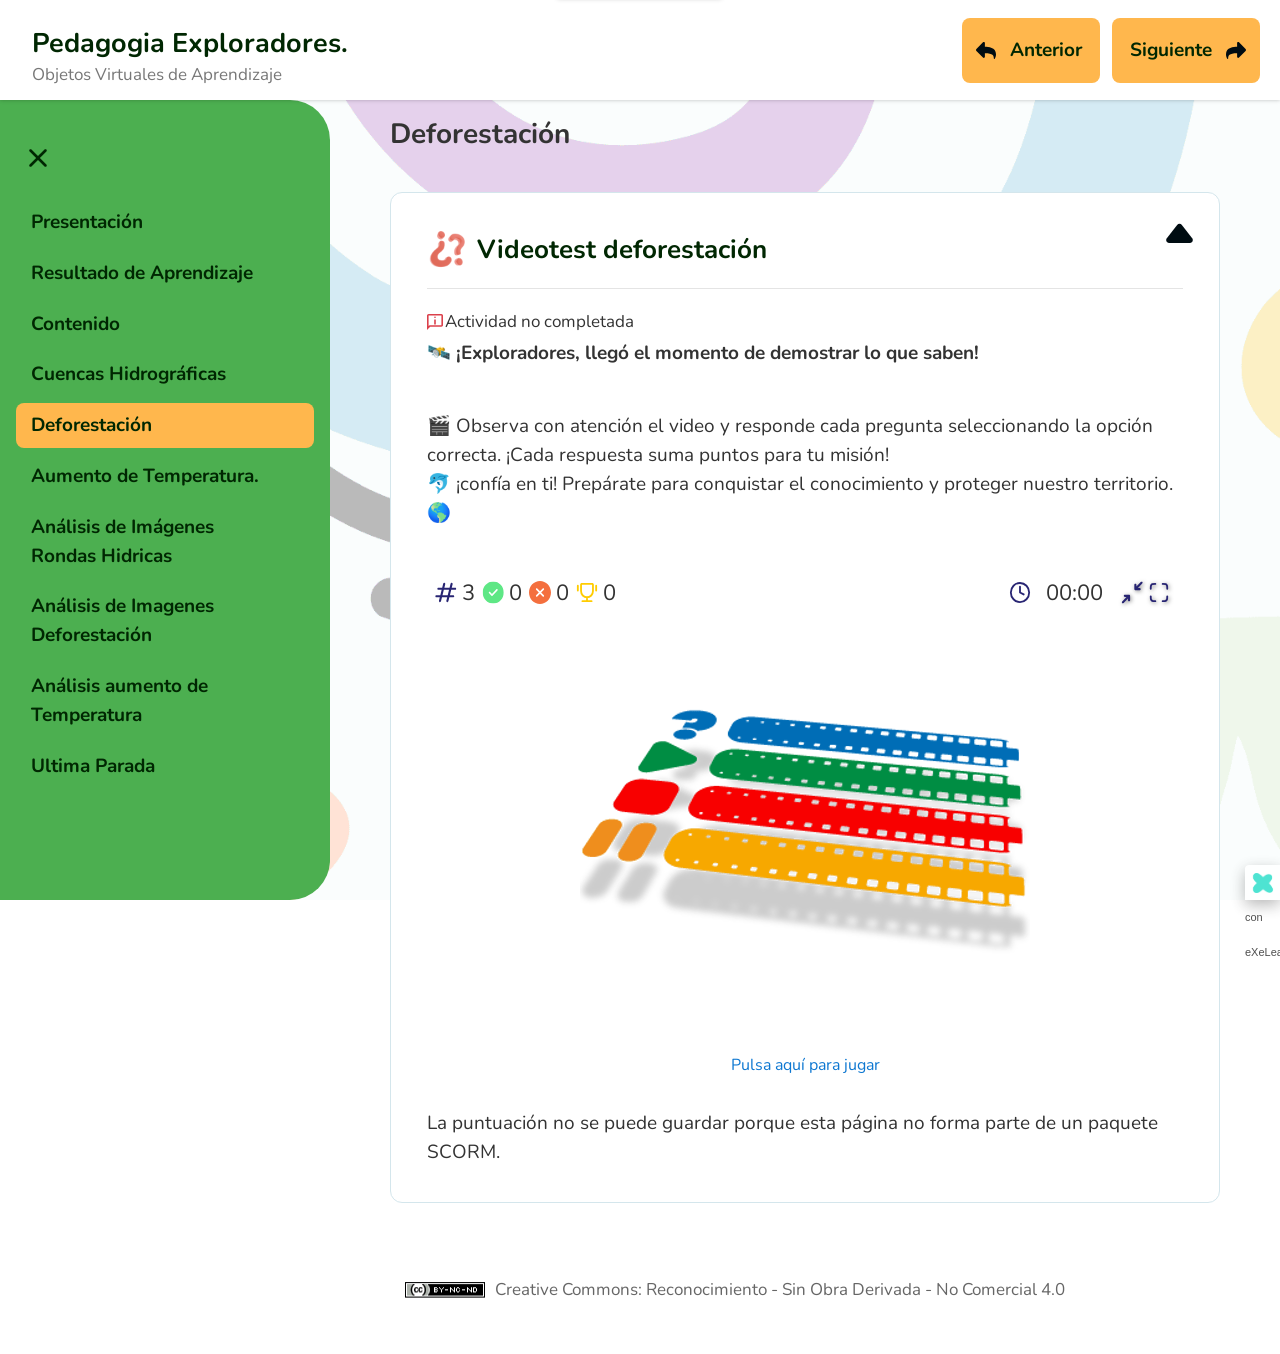
<file: html/deforestacion.html>
<!DOCTYPE html>
<html lang="es" id="exe-854596f1-ffc1-4886-96fc-a76e4f723dcd">
<head>
<meta charset="utf-8">
<meta name="generator" content="eXeLearning v4.0.6">
<meta name="viewport" content="width=device-width, initial-scale=1">
<meta name="exe-pass-score" content="5">
<link rel="license" type="text/html" href="https://creativecommons.org/licenses/by-nc-nd/4.0/">
<title>Deforestación | Pedagogia Exploradores.</title>
<link rel="icon" type="image/x-icon" href="../libs/favicon.ico">
<meta name="description" content="Este recurso permite a los estudiante de grado octavo de la institución educativa Antonia Santos de Puerto Boyacá, comprender, identificar y reflexionar a partir de imágenes satelitales los cambios ambientales en el territorio, promoviendo el pensamiento analítico de los estudiantes.">
<script>document.querySelector("html").classList.add("js");</script><script src="../libs/jquery/jquery.min.js"> </script><script src="../libs/common_i18n.js"> </script><script src="../libs/common.js"> </script><script src="../libs/exe_export.js"> </script><script src="../libs/bootstrap/bootstrap.bundle.min.js"> </script><link rel="stylesheet" href="../libs/bootstrap/bootstrap.min.css">
<script src="../idevices/quick-questions-video/quick-questions-video.js"></script><link rel="stylesheet" href="../idevices/quick-questions-video/quick-questions-video.css">
<link rel="stylesheet" href="../content/css/base.css"><script src="../theme/style.js"> </script><link rel="stylesheet" href="../theme/style.css">
</head>
<body class="exe-export exe-web-site">
<script>document.body.className+=" js"</script>
<div class="exe-content exe-export pre-js siteNav-hidden"><a href="#854596f1-ffc1-4886-96fc-a76e4f723dcd" id="skipNav">Skip to content</a> <nav id="siteNav">
<ul>
<li> <a href="../index.html" class="main-node no-ch">Presentación</a>
</li>
<li> <a href="../html/resultado-de-aprendizaje.html" class="no-ch">Resultado de Aprendizaje</a>
</li>
<li> <a href="../html/contenido.html" class="no-ch">Contenido</a>
</li>
<li> <a href="../html/cuencas-hidrograficas.html" class="no-ch">Cuencas Hidrográficas</a>
</li>
<li class="active"> <a href="../html/deforestacion.html" class="active no-ch">Deforestación</a>
</li>
<li> <a href="../html/aumento-de-temperatura.html" class="no-ch">Aumento de Temperatura.</a>
</li>
<li> <a href="../html/analisis-de-imagenes-rondas-hidricas.html" class="no-ch">Análisis de Imágenes Rondas Hidricas</a>
</li>
<li> <a href="../html/analisis-de-imagenes-deforestacion.html" class="no-ch">Análisis de Imagenes Deforestación</a>
</li>
<li> <a href="../html/analisis-aumento-de-temperatura.html" class="no-ch">Análisis aumento de Temperatura</a>
</li>
<li> <a href="../html/ultima-parada.html" class="no-ch">Ultima Parada</a>
</li>
</ul>
</nav><main id="854596f1-ffc1-4886-96fc-a76e4f723dcd" class="page"> 
<header class="main-header">
<div class="package-header"><p class="package-title">Pedagogia Exploradores.</p>
<p class="package-subtitle">Objetos Virtuales de Aprendizaje</p></div>
<div class="page-header"><h1 class="page-title">Deforestación</h1></div>
</header><div id="page-content-854596f1-ffc1-4886-96fc-a76e4f723dcd" class="page-content">
<article id="block-mvz9gova-14wy9a0w0" class="box">
<header class="box-head">
<div class="box-icon exe-icon">
<img src="../theme/icons/ask.png" alt="" style="display:block;object-fit:contain;">
</div>
<h1 class="box-title">Videotest deforestación</h1>
<button class="box-toggle box-toggle-on" title="Toggle content">
<span>Toggle content</span>
</button></header>
<div class="box-content">
<div id="idevice-1793624073957-io9wwjmk0" class="idevice_node quick-questions-video" data-idevice-path="../idevices/quick-questions-video/" data-idevice-type="quick-questions-video">
<div class="vquext-IDevice"><div class="game-evaluation-ids js-hidden" data-id="idevice-1793624073957-io9wwjmk0" data-evaluationb="true" data-evaluationid="e03e8260-0431-4ff8-83e6-66afe84dca40"></div><div class="vquext-instructions"><p><strong>🛰️ ¡Exploradores, llegó el momento de demostrar lo que saben!</strong></p>
<p><br />🎬 Observa con atención el video y responde cada pregunta seleccionando la opción correcta. ¡Cada respuesta suma puntos para tu misión!<br />🐬 ¡confía en ti! Prepárate para conquistar el conocimiento y proteger nuestro territorio. 🌎 </p></div><div class="vquext-version js-hidden">2</div><div class="vquext-DataGame js-hidden">%E9%B0%F3%E1%FB%F5%FC%F3%E6%E7%E0%F3%B0%A8%B0%B0%BE%B0%F3%E7%E6%FA%FD%E0%B0%A8%B0%B0%BE%B0%E6%EB%E2%F7%D5%F3%FF%F7%B0%A8%B0%C4%FB%F6%F7%FD%C3%E7%D7%EA%E6%B0%BE%B0%F7%FC%F6%C4%FB%F6%F7%FD%C3%E7%D7%EA%E6%B0%A8%A3%A1%A2%BE%B0%FB%F6%C4%FB%F6%F7%FD%C3%E7%D7%EA%E6%B0%A8%B0%F3%E1%E1%F7%E6%A8%BD%BD%F7%A5%A5%A2%A4%A0%AA%A7%BF%F4%A7%A1%F7%BF%AA%A3%A0%A7%BF%F1%A6%F4%F6%BF%F0%A1%A2%AB%F1%A2%A1%A2%F7%A6%F4%A5%BC%FF%E2%A6%B0%BE%B0%E1%E6%F3%E0%E6%C4%FB%F6%F7%FD%C3%E7%D7%EA%E6%B0%A8%A2%BE%B0%FB%FC%E1%E6%E0%E7%F1%E6%FB%FD%FC%E1%D7%EA%F7%B0%A8%B0%B7%A1%D1%E2%B7%A1%D7%B7%A1%D1%E1%E6%E0%FD%FC%F5%B7%A1%D7%B7%E7%D6%AA%A1%D6%B7%E7%D6%D7%D4%A2%B7%E7%D4%D7%A2%D4%B7%A0%A2%B7%D3%A3%D7%EA%E2%FE%FD%E0%F3%F6%FD%E0%F7%E1%B7%A0%D1%B7%A0%A2%FE%FE%F7%F5%B7%D4%A1%B7%A0%A2%F7%FE%B7%A0%A2%FF%FD%FF%F7%FC%E6%FD%B7%A0%A2%F6%F7%B7%A0%A2%F6%F7%FF%FD%E1%E6%E0%F3%E0%B7%A0%A2%FE%FD%B7%A0%A2%E3%E7%F7%B7%A0%A2%E1%F3%F0%F7%FC%B7%A0%A3%B7%A1%D1%BD%E1%E6%E0%FD%FC%F5%B7%A1%D7%B7%A1%D1%BD%E2%B7%A1%D7%B7%A2%D3%B7%A1%D1%E2%B7%A1%D7%B7%A1%D1%F0%E0%B7%A0%A2%BD%B7%A1%D7%B7%E7%D6%AA%A1%D1%B7%E7%D6%D4%D3%D1%B7%A0%A2%DD%F0%E1%F7%E0%E4%F3%B7%A0%A2%F1%FD%FC%B7%A0%A2%F3%E6%F7%FC%F1%FB%B7%D4%A1%FC%B7%A0%A2%F7%FE%B7%A0%A2%E4%FB%F6%F7%FD%B7%A0%A2%EB%B7%A0%A2%E0%F7%E1%E2%FD%FC%F6%F7%B7%A0%A2%F1%F3%F6%F3%B7%A0%A2%E2%E0%F7%F5%E7%FC%E6%F3%B7%A0%A2%E1%F7%FE%F7%F1%F1%FB%FD%FC%F3%FC%F6%FD%B7%A0%A2%FE%F3%B7%A0%A2%FD%E2%F1%FB%B7%D4%A1%FC%B7%A0%A2%F1%FD%E0%E0%F7%F1%E6%F3%BC%B7%A0%A2%B7%D3%A3%D1%F3%F6%F3%B7%A0%A2%E0%F7%E1%E2%E7%F7%E1%E6%F3%B7%A0%A2%E1%E7%FF%F3%B7%A0%A2%E2%E7%FC%E6%FD%E1%B7%A0%A2%E2%F3%E0%F3%B7%A0%A2%E6%E7%B7%A0%A2%FF%FB%E1%FB%B7%D4%A1%FC%B7%A0%A3%B7%A1%D1%F0%E0%B7%A0%A2%BD%B7%A1%D7%B7%E7%D6%AA%A1%D6%B7%E7%D6%D1%A0%D1%B7%A0%A2%B7%D3%A3%F1%FD%FC%F4%B7%D7%D6%F3%B7%A0%A2%F7%FC%B7%A0%A2%E6%FB%B7%A0%A3%B7%A0%A2%C2%E0%F7%E2%B7%D7%A3%E0%F3%E6%F7%B7%A0%A2%E2%F3%E0%F3%B7%A0%A2%F1%FD%FC%E3%E7%FB%E1%E6%F3%E0%B7%A0%A2%F7%FE%B7%A0%A2%F1%FD%FC%FD%F1%FB%FF%FB%F7%FC%E6%FD%B7%A0%A2%EB%B7%A0%A2%E2%E0%FD%E6%F7%F5%F7%E0%B7%A0%A2%FC%E7%F7%E1%E6%E0%FD%B7%A0%A2%E6%F7%E0%E0%FB%E6%FD%E0%FB%FD%BC%B7%A0%A2%B7%E7%D6%AA%A1%D1%B7%E7%D6%D4%A2%D7%B7%D3%A2%B7%A1%D1%BD%E2%B7%A1%D7%B0%BE%B0%FB%FC%E1%E6%E0%E7%F1%E6%FB%FD%FC%E1%B0%A8%B0%D7%FE%FB%F8%F3%B2%FE%F3%B2%E0%F7%E1%E2%E7%F7%E1%E6%F3%B2%F1%FD%E0%E0%F7%F1%E6%F3%B2%B0%BE%B0%E1%FA%FD%E5%DF%FB%FC%FB%FF%FB%E8%F7%B0%A8%F4%F3%FE%E1%F7%BE%B0%FD%E2%E6%FB%FD%FC%E1%C0%F3%FF%F6%FD%FC%B0%A8%F4%F3%FE%E1%F7%BE%B0%F3%FC%E1%E5%F7%E0%E1%C0%F3%FF%F6%FD%FC%B0%A8%F4%F3%FE%E1%F7%BE%B0%E1%FA%FD%E5%C1%FD%FE%E7%E6%FB%FD%FC%B0%A8%E6%E0%E7%F7%BE%B0%E6%FB%FF%F7%C1%FA%FD%E5%C1%FD%FE%E7%E6%FB%FD%FC%B0%A8%A1%BE%B0%E7%E1%F7%DE%FB%E4%F7%E1%B0%A8%E6%E0%E7%F7%BE%B0%FC%E7%FF%F0%F7%E0%DE%FB%E4%F7%E1%B0%A8%A1%BE%B0%FB%E6%FB%FC%F7%E0%F3%E0%EB%B0%A8%E9%B0%E1%FA%FD%E5%D1%FE%E7%F7%B0%A8%F4%F3%FE%E1%F7%BE%B0%F1%FE%E7%F7%D5%F3%FF%F7%B0%A8%B0%B0%BE%B0%E2%F7%E0%F1%F7%FC%E6%F3%F5%F7%D1%FE%E7%F7%B0%A8%A6%A2%BE%B0%E1%FA%FD%E5%D1%FD%F6%F7%D3%F1%F1%F7%E1%E1%B0%A8%F4%F3%FE%E1%F7%BE%B0%F1%FD%F6%F7%D3%F1%F1%F7%E1%E1%B0%A8%B0%B0%BE%B0%FF%F7%E1%E1%F3%F5%F7%D1%FD%F6%F7%D3%F1%F1%F7%E1%E1%B0%A8%B0%B0%EF%BE%B0%E3%E7%F7%E1%E6%FB%FD%FC%E1%D5%F3%FF%F7%B0%A8%C9%E9%B0%FB%F6%B0%A8%B0%E3%A3%A5%FF%A6%E0%F3%E2%B0%BE%B0%E6%EB%E2%F7%B0%A8%A1%BE%B0%E2%FD%FB%FC%E6%C4%FB%F6%F7%FD%B0%A8%A5%A5%BE%B0%E6%FB%FF%F7%B0%A8%A0%BE%B0%FC%E7%FF%F0%F7%E0%DD%E2%E6%FB%FD%FC%E1%B0%A8%A6%BE%B0%EA%B0%A8%A2%BE%B0%EB%B0%A8%A2%BE%B0%F3%E7%E6%FA%FD%E0%B0%A8%B0%B0%BE%B0%F3%FE%E6%B0%A8%B0%B0%BE%B0%E7%E0%FE%B0%A8%B0%B0%BE%B0%FF%E1%F5%DA%FB%E6%B0%A8%B0%B0%BE%B0%FF%E1%F5%D7%E0%E0%FD%E0%B0%A8%B0%B0%BE%B0%E1%FD%E7%FC%F6%C4%FB%F6%F7%FD%B0%A8%A3%BE%B0%FB%FF%F3%F5%F7%C4%FB%F6%F7%FD%B0%A8%A3%BE%B0%FB%C4%FB%F6%F7%FD%B0%A8%A2%BE%B0%F4%C4%FB%F6%F7%FD%B0%A8%A2%BE%B0%F7%C6%F7%EA%E6%B0%A8%B0%B0%BE%B0%E6%EB%E2%F7%C3%E7%F7%E1%E6%FB%FD%FC%B0%A8%A2%BE%B0%E3%E7%F7%EA%E6%FB%FD%FC%B0%A8%B0-%C2%FD%E0%B2%E3%E7%7B%B2%FE%F3%B2%F1%E0%FB%F3%E6%E7%E0%F3%B2%E6%E7%E4%FD%B2%E3%E7%F7%B2%F3%F0%F3%FC%F6%FD%FC%F3%E0%B2%E1%E7%B2%FAs%F0%FB%E6%F3%E6%B2%FC%F3%E6%E7%E0%F3%FE%B2%EB%B2%E6%F7%E0%FF%FB%FC%F3%E0%B2%F6%F7%E1%E6%E0%E7%EB%F7%FC%F6%FD%B2%FE%F3%B2%F1%FD%F1%FB%FC%F3%AD%B0%BE%B0%FD%E2%E6%FB%FD%FC%E1%B0%A8%C9%B0%C2%FD%E0%E3%E7%F7%B2%F7%E1%E6%F3%F0%F3%B2%F0%E7%E1%F1%F3%FC%F6%FD%B2%E7%FC%B2%FE%E7%F5%F3%E0%B2%F1s%FE%FB%F6%FD%B2%E2%F3%E0%F3%B2%E2%F3%E1%F3%E0%B2%F7%FE%B2%FB%FC%E4%FB%F7%E0%FC%FD%BC%B0%BE%B0%C2%FD%E0%E3%E7%F7%B2%E1%E7%B2%FA%FD%F5%F3%E0%B2%F7%FC%B2%F7%FE%B2%F0%FD%E1%E3%E7%F7%B2%F4%E7%F7%B2%F6%F7%E1%E6%E0%E7%FB%F6%FD%B2%F1%FD%FC%B2%F4%E7%F7%F5%FD%B2%E2%F3%E0%F3%B2%F1%E7%FE%E6%FB%E4%F3%E0%B2%F3%FE%FB%FF%F7%FC%E6%FD%B2%E2%F3%E0%F3%B2%F7%FE%B2%F5%F3%FC%F3%F6%FD%B0%BE%B0%C2%FD%E0%E3%E7%F7%B2%E2%E0%F7%F4%F7%E0%7F%F3%B2%FA%F3%F0%FB%E6%F3%E0%B2%F7%FC%B2%F7%E1%E2%F3%F1%FB%FD%E1%B2%E7%E0%F0%F3%FC%FD%E1%B2%F1%FD%FC%E1%E6%E0%E7%FB%F6%FD%E1%B2%E2%FD%E0%B2%FE%FD%E1%B2%FA%E7%FF%F3%FC%FD%E1%BC%B0%BE%B0%C2%FD%E0%E3%E7%F7%B2%E1%F7%B2%E3%E7%F7%F6a%B2%E1%FB%FC%B2%F3%F5%E7%F3%B2%F6%F7%F0%FB%F6%FD%B2%F3%B2%E7%FC%F3%B2%E1%F7%E3%E7%7F%F3%B2%FC%F3%E6%E7%E0%F3%FE%BC%B0%CF%BE%B0%E1%FD%FE%E7%E6%FB%FD%FC%B0%A8%A3%BE%B0%E1%FD%FE%E7%E6%FB%FD%FC%C3%E7%F7%E1%E6%FB%FD%FC%B0%A8%B0%B0%EF%BE%E9%B0%FB%F6%B0%A8%B0%F5%A1%E0%E7%F1%A5%FE%FB%B0%BE%B0%E6%EB%E2%F7%B0%A8%A1%BE%B0%E2%FD%FB%FC%E6%C4%FB%F6%F7%FD%B0%A8%A3%A3%A2%BE%B0%E6%FB%FF%F7%B0%A8%A0%BE%B0%FC%E7%FF%F0%F7%E0%DD%E2%E6%FB%FD%FC%E1%B0%A8%A6%BE%B0%EA%B0%A8%A2%BE%B0%EB%B0%A8%A2%BE%B0%F3%E7%E6%FA%FD%E0%B0%A8%B0%B0%BE%B0%F3%FE%E6%B0%A8%B0%B0%BE%B0%E7%E0%FE%B0%A8%B0%B0%BE%B0%FF%E1%F5%DA%FB%E6%B0%A8%B0%B0%BE%B0%FF%E1%F5%D7%E0%E0%FD%E0%B0%A8%B0%B0%BE%B0%E1%FD%E7%FC%F6%C4%FB%F6%F7%FD%B0%A8%A3%BE%B0%FB%FF%F3%F5%F7%C4%FB%F6%F7%FD%B0%A8%A3%BE%B0%FB%C4%FB%F6%F7%FD%B0%A8%A2%BE%B0%F4%C4%FB%F6%F7%FD%B0%A8%A2%BE%B0%F7%C6%F7%EA%E6%B0%A8%B0%B0%BE%B0%E6%EB%E2%F7%C3%E7%F7%E1%E6%FB%FD%FC%B0%A8%A2%BE%B0%E3%E7%F7%EA%E6%FB%FD%FC%B0%A8%B0%C1%F7%F5h%FC%B2%FE%FD%B2%E3%E7%F7%B2%FC%FD%E1%B2%E0%F7%E4%F7%FE%F3%B2%FE%F3%B2%FA%FB%E1%E6%FD%E0%FB%F3%BE%B2-%F1%E7s%FE%B2%F7%E1%B2%E7%FC%F3%B2%F6%F7%B2%FE%F3%E1%B2%E2%E0%FB%FC%F1%FB%E2%F3%FE%F7%E1%B2%F3%F1%E6%FB%E4%FB%F6%F3%F6%F7%E1%B2%E3%E7%F7%B2%FB%FF%E2%E7%FE%E1%F3%B2%FE%F3%B2%E6%F3%FE%F3%B2%FF%F3%E1%FB%E4%F3%B2%F6%F7%B2%F0%FD%E1%E3%E7%F7%E1%B2%F7%FC%B2%F7%FE%B2%FF%E7%FC%F6%FD%AD%B0%BE%B0%FD%E2%E6%FB%FD%FC%E1%B0%A8%C9%B0%DE%F3%B2%F1%FD%FC%E1%E6%E0%E7%F1%F1%FBa%FC%B2%FF%F3%E1%FB%E4%F3%B2%F6%F7%B2%E2%F3%E0%E3%E7%F7%E1%B2%E6%F7%FFs%E6%FB%F1%FD%E1%BC%B0%BE%B0%DE%F3%B2%E1%FB%F7%FF%F0%E0%F3%B2%F6%F7%B2%F1%E7%FE%E6%FB%E4%FD%E1%B2%F3%B2%F5%E0%F3%FC%B2%F7%E1%F1%F3%FE%F3%B2%E2%F3%E0%F3%B2%F3%FE%FB%FF%F7%FC%E6%F3%E0%B2%F3%FE%B2%F5%F3%FC%F3%F6%FD%B2%F6%F7%B2%FE%F3%B2%FB%FC%F6%E7%E1%E6%E0%FB%F3%B2%F1s%E0%FC%FB%F1%F3%B0%BE%B0%DE%F3%B2%E0%F7%F1%FD%FE%F7%F1%F1%FBa%FC%B2%F6%F7%B2%FF%F3%F6%F7%E0%F3%B2h%FC%FB%F1%F3%FF%F7%FC%E6%F7%B2%E2%F3%E0%F3%B2%FE%F3%B2%F4%F3%F0%E0%FB%F1%F3%F1%FBa%FC%B2%F6%F7%B2%FF%E7%F7%F0%FE%F7%E1%B2%F7%F1%FD%FEa%F5%FB%F1%FD%E1%BC%B0%BE%B0%D7%FE%B2%F1%E0%F7%F1%FB%FF%FB%F7%FC%E6%FD%B2%F6%F7%B2%E2%F7%E3%E7%F7c%FD%E1%B2%FA%E7%F7%E0%E6%FD%E1%B2%F1%FD%FF%E7%FC%FB%E6%F3%E0%FB%FD%E1%BC%B0%CF%BE%B0%E1%FD%FE%E7%E6%FB%FD%FC%B0%A8%A3%BE%B0%E1%FD%FE%E7%E6%FB%FD%FC%C3%E7%F7%E1%E6%FB%FD%FC%B0%A8%B0%B0%EF%BE%E9%B0%FB%F6%B0%A8%B0%E7%EA%E3%E2%F9%AA%AB%E8%B0%BE%B0%E6%EB%E2%F7%B0%A8%A1%BE%B0%E2%FD%FB%FC%E6%C4%FB%F6%F7%FD%B0%A8%A3%A0%A2%BE%B0%E6%FB%FF%F7%B0%A8%A0%BE%B0%FC%E7%FF%F0%F7%E0%DD%E2%E6%FB%FD%FC%E1%B0%A8%A6%BE%B0%EA%B0%A8%A2%BE%B0%EB%B0%A8%A2%BE%B0%F3%E7%E6%FA%FD%E0%B0%A8%B0%B0%BE%B0%F3%FE%E6%B0%A8%B0%B0%BE%B0%E7%E0%FE%B0%A8%B0%B0%BE%B0%FF%E1%F5%DA%FB%E6%B0%A8%B0%B0%BE%B0%FF%E1%F5%D7%E0%E0%FD%E0%B0%A8%B0%B0%BE%B0%E1%FD%E7%FC%F6%C4%FB%F6%F7%FD%B0%A8%A3%BE%B0%FB%FF%F3%F5%F7%C4%FB%F6%F7%FD%B0%A8%A3%BE%B0%FB%C4%FB%F6%F7%FD%B0%A8%A2%BE%B0%F4%C4%FB%F6%F7%FD%B0%A8%A2%BE%B0%F7%C6%F7%EA%E6%B0%A8%B0%B0%BE%B0%E6%EB%E2%F7%C3%E7%F7%E1%E6%FB%FD%FC%B0%A8%A2%BE%B0%E3%E7%F7%EA%E6%FB%FD%FC%B0%A8%B0-%C3%E7%7B%B2%F3%F1%F1%FBa%FC%B2%F1%FD%E6%FB%F6%FB%F3%FC%F3%B2%E1%E7%F5%FB%F7%E0%F7%B2%F7%FE%B2%F8%F3%F5%E7%F3%E0%B2%E2%F3%E0%F3%B2%F3%EB%E7%F6%F3%E0%B2%F3%B2%E2%E0%FD%E6%F7%F5%F7%E0%B2%FE%FD%E1%B2%F0%FD%E1%E3%E7%F7%E1%B2%EB%B2%F6%F7%E6%F7%FC%F7%E0%B2%FE%F3%B2%F6%F7%F4%FD%E0%F7%E1%E6%F3%F1%FBa%FC%AD%B0%BE%B0%FD%E2%E6%FB%FD%FC%E1%B0%A8%C9%B0%D1%FD%FC%E1%E7%FF%FB%E0%B2%FFs%E1%B2%E4%F7%E0%F6%E7%E0%F3%E1%B2%EB%B2%FE%F7%F5%E7%FF%F0%E0%F7%E1%BE%B2%E0%F7%F6%E7%F1%FB%F7%FC%F6%FD%B2%F7%FE%B2%F1%FD%FC%E1%E7%FF%FD%B2%F7%EA%F1%F7%E1%FB%E4%FD%B2%F6%F7%B2%F1%F3%E0%FC%F7%B0%BE%B0%C0%F7%FF%E2%FE%F3%E8%F3%E0%B2%FE%FD%E1%B2s%E0%F0%FD%FE%F7%E1%B2%E2%FD%E0%B2%E2%FE%F3%FC%E6%F3%E1%B2%F6%F7%B2%E2%FEs%E1%E6%FB%F1%FD%B2%F7%FC%B2%FE%FD%E1%B2%FA%FD%F5%F3%E0%F7%E1%BC%B0%BE%B0%D7%E4%FB%E6%F3%E0%B2%E4%FB%E1%FB%E6%F3%E0%B2%FE%FD%E1%B2%F0%FD%E1%E3%E7%F7%E1%B2%FD%B2s%E0%F7%F3%E1%B2%E4%F7%E0%F6%F7%E1%B2%F6%F7%B2%FE%F3%B2%E0%F7%F5%FBa%FC%BC%B0%BE%B0%D1%FD%FF%E2%E0%F3%E0%B2%E1%FD%FE%FD%B2%F3%FE%FB%FF%F7%FC%E6%FD%E1%B2%F7%FF%E2%F3%E3%E7%F7%E6%F3%F6%FD%E1%B2%F7%FC%B2%FE%F3%E6%F3%E1%B2%EB%B2%E2%FEs%E1%E6%FB%F1%FD%E1%B0%CF%BE%B0%E1%FD%FE%E7%E6%FB%FD%FC%B0%A8%A2%BE%B0%E1%FD%FE%E7%E6%FB%FD%FC%C3%E7%F7%E1%E6%FB%FD%FC%B0%A8%B0%B0%EF%CF%BE%B0%FB%E1%C1%F1%FD%E0%FF%B0%A8%A3%BE%B0%E6%F7%EA%E6%D0%E7%E6%E6%FD%FC%C1%F1%FD%E0%FF%B0%A8%B0%D5%E7%F3%E0%F6%F3%E0%B2%FE%F3%B2%E2%E7%FC%E6%E7%F3%F1%FBa%FC%B0%BE%B0%E0%F7%E2%F7%F3%E6%D3%F1%E6%FB%E4%FB%E6%EB%B0%A8%E6%E0%E7%F7%BE%B0%E5%F7%FB%F5%FA%E6%F7%F6%B0%A8%A3%A2%A2%BE%B0%E6%FB%E6%FE%F7%B0%A8%B0%B0%BE%B0%E0%F7%FE%FD%F3%F6%C3%E7%F7%E1%E6%FB%FD%FC%B0%A8%F4%F3%FE%E1%F7%BE%B0%E2%E0%F7%E4%FB%F7%E5%C3%E7%F7%E1%E6%FB%FD%FC%E1%B0%A8%F4%F3%FE%E1%F7%BE%B0%E2%F3%E7%E1%F7%C4%FB%F6%F7%FD%B0%A8%F4%F3%FE%E1%F7%BE%B0%E6%F7%EA%E6%D3%F4%E6%F7%E0%B0%A8%B0%B0%BE%B0%E6%F7%EA%E6%D4%F7%F7%F6%D0%F3%F1%F9%B0%A8%B0%B0%BE%B0%F5%F3%FF%F7%DF%FD%F6%F7%B0%A8%A3%BE%B0%F4%F7%F7%F6%D0%F3%F1%F9%B0%A8%F4%F3%FE%E1%F7%BE%B0%E2%F7%E0%F1%F7%FC%E6%F3%F8%F7%D4%D0%B0%A8%A3%A2%A2%BE%B0%E4%FB%F6%F7%FD%C6%EB%E2%F7%B0%A8%A3%BE%B0%F1%E7%E1%E6%FD%FF%DF%F7%E1%E1%F3%F5%F7%E1%B0%A8%F4%F3%FE%E1%F7%BE%B0%E4%F7%E0%E1%FB%FD%FC%B0%A8%A0%BE%B0%F3%E7%E6%FA%FD%E0%C4%FB%F6%F7%FD%B0%A8%B0%B0%BE%B0%FB%E1%DC%F3%E4%FB%F5%F3%F0%FE%F7%B0%A8%F4%F3%FE%E1%F7%BE%B0%E0%F7%E2%F7%F3%E6%C3%E7%F7%E1%E6%FB%FD%FC%B0%A8%F4%F3%FE%E1%F7%BE%B0%E2%F7%E0%F1%F7%FC%E6%F3%F8%F7%C3%E7%F7%E1%E6%FB%FD%FC%E1%B0%A8%A3%A2%A2%BE%B0%FF%FD%F6%F7%D0%FD%F3%E0%F6%B0%A8%F4%F3%FE%E1%F7%BE%B0%F7%E4%F3%FE%E7%F3%E6%FB%FD%FC%B0%A8%E6%E0%E7%F7%BE%B0%F7%E4%F3%FE%E7%F3%E6%FB%FD%FC%DB%D6%B0%A8%B0%F7%A2%A1%F7%AA%A0%A4%A2%BF%A2%A6%A1%A3%BF%A6%F4%F4%AA%BF%AA%A1%F7%A4%BF%A4%A4%F3%F4%F7%AA%A6%F6%F1%F3%A6%A2%B0%BE%B0%E2%F3%E1%E1%C1%F1%FD%E0%F7%DF%FD%F6%F7%B0%A8%B0%F5%FE%FD%F0%F3%FE%B0%BE%B0%E2%F3%E1%E1%C1%F1%FD%E0%F7%D1%E7%E1%E6%FD%FF%B0%A8%A7%BE%B0%F5%FE%FD%F0%F3%FE%C6%FB%FF%F7%B0%A8%A2%BE%B0%FB%F6%B0%A8%B0%FB%F6%F7%E4%FB%F1%F7%BF%A3%A5%AB%A1%A4%A0%A6%A2%A5%A1%AB%A7%A5%BF%FB%FD%AB%E5%E5%F8%FF%F9%A2%B0%BE%B0%FF%E1%F5%E1%B0%A8%E9%B0%FF%E1%F5%C2%FE%F3%EB%C1%E6%F3%E0%E6%B0%A8%B0%C2%E7%FE%E1%F3%B2%F3%E3%E7%7F%B2%E2%F3%E0%F3%B2%F8%E7%F5%F3%E0%B0%BE%B0%FF%E1%F5%C1%E7%F0%FF%FB%E6%B0%A8%B0%D7%FC%E4%FB%F3%E0%B0%BE%B0%FF%E1%F5%D5%F3%FF%F7%DD%E4%F7%E0%B0%A8%B03%D4%FB%FC%B2%F6%F7%B2%FE%F3%B2%E2%F3%E0%E6%FB%F6%F3%B3%B0%BE%B0%FF%E1%F5%D1%FE%E7%F7%B0%A8%B03%D5%F7%FC%FB%F3%FE%B3%B2%DE%F3%B2%E2%FB%E1%E6%F3%B2%F7%E1%A8%B0%BE%B0%FF%E1%F5%DC%F7%E5%D5%F3%FF%F7%B0%A8%B0%C2%E7%FE%E1%F3%B2%F3%E3%E7%7F%B2%E2%F3%E0%F3%B2%F7%FF%E2%F7%E8%F3%E0%B2%FD%E6%E0%F3%B2%E2%F3%E0%E6%FB%F6%F3%B0%BE%B0%FF%E1%F5%CB%FD%E7%DA%F3%E1%B0%A8%B0%C6%FB%F7%FC%F7%B2%B7%A3%B2%F3%F1%FB%F7%E0%E6%FD%E1%B2%EB%B2%B7%A0%B2%F4%F3%FE%FE%FD%E1%B0%BE%B0%FF%E1%F5%D1%FD%F6%F7%D3%F1%F1%F7%E1%E1%B0%A8%B0%D1a%F6%FB%F5%FD%B2%F6%F7%B2%F3%F1%F1%F7%E1%FD%B0%BE%B0%FF%E1%F5%DB%FC%F4%FD%E0%FF%F3%E6%FB%FD%FC%DE%FD%FD%F9%FB%FC%F5%B0%A8%B03%D5%F7%FC%FB%F3%FE%B3%B2%DE%F3%B2%FB%FC%F4%FD%E0%FF%F3%F1%FBa%FC%B2%E3%E7%F7%B2%F7%E1%E6%F3%F0%F3%B2%F0%E7%E1%F1%F3%FC%F6%FD%B0%BE%B0%FF%E1%F5%D7%E0%E0%FD%E0%E1%B0%A8%B0%D7%E0%E0%FD%E0%F7%E1%B0%BE%B0%FF%E1%F5%DA%FB%E6%E1%B0%A8%B0%D3%F1%FB%F7%E0%E6%FD%E1%B0%BE%B0%FF%E1%F5%C1%F1%FD%E0%F7%B0%A8%B0%C2%E7%FC%E6%E7%F3%F1%FBa%FC%B0%BE%B0%FF%E1%F5%C5%F7%FB%F5%FA%E6%B0%A8%B0%C2%F7%E1%FD%B0%BE%B0%FF%E1%F5%DF%FB%FC%FB%FF%FB%E8%F7%B0%A8%B0%DF%FB%FC%FB%FF%FB%E8%F3%E0%B0%BE%B0%FF%E1%F5%DF%F3%EA%FB%FF%FB%E8%F7%B0%A8%B0%DF%F3%EA%FB%FF%FB%E8%F3%E0%B0%BE%B0%FF%E1%F5%C6%FB%FF%F7%B0%A8%B0%C6%FB%F7%FF%E2%FD%B2%E2%FD%E0%B2%E2%E0%F7%F5%E7%FC%E6%F3%B0%BE%B0%FF%E1%F5%DE%FB%E4%F7%B0%A8%B0%C4%FB%F6%F3%B0%BE%B0%FF%E1%F5%D4%E7%FE%FE%C1%F1%E0%F7%F7%FC%B0%A8%B0%C2%F3%FC%E6%F3%FE%FE%F3%B2%D1%FD%FF%E2%FE%F7%E6%F3%B0%BE%B0%FF%E1%F5%D7%EA%FB%E6%D4%E7%FE%FE%C1%F1%E0%F7%F7%FC%B0%A8%B0%C1%F3%FE%FB%E0%B2%F6%F7%FE%B2%FF%FD%F6%FD%B2%E2%F3%FC%E6%F3%FE%FE%F3%B2%F1%FD%FF%E2%FE%F7%E6%F3%B0%BE%B0%FF%E1%F5%DC%E7%FF%C3%E7%F7%E1%E6%FB%FD%FC%E1%B0%A8%B0%DCh%FF%F7%E0%FD%B2%F6%F7%B2%E2%E0%F7%F5%E7%FC%E6%F3%E1%B0%BE%B0%FF%E1%F5%DC%FD%DB%FF%F3%F5%F7%B0%A8%B0%C2%E0%F7%F5%E7%FC%E6%F3%B2%E1%FB%FC%B2%FB%FFs%F5%F7%FC%F7%E1%B0%BE%B0%FF%E1%F5%D1%FD%FD%FE%B0%A8%B03%D0%FB%F7%FC%B3%B0%BE%B0%FF%E1%F5%DE%FD%E1%F7%C6%B0%A8%B0%DA%F3%B2%E2%F7%E0%F6%FB%F6%FD%B2%A1%A1%A2%B2%E2%E7%FC%E6%FD%E1%B0%BE%B0%FF%E1%F5%DE%FD%E1%F7%DE%FB%E4%F7%B0%A8%B0%DA%F3%B2%E2%F7%E0%F6%FB%F6%FD%B2%E7%FC%F3%B2%E4%FB%F6%F3%B0%BE%B0%FF%E1%F5%DE%FD%E1%E6%DE%FB%E4%F7%E1%B0%A8%B03%DA%F3%B2%E2%F7%E0%F6%FB%F6%FD%B2%E6%FD%F6%F3%E1%B2%E1%E7%E1%B2%E4%FB%F6%F3%E1%B3%B0%BE%B0%FF%E1%F5%D3%FE%FE%C3%E7%F7%E1%E6%FB%FD%FC%E1%B0%A8%B03%D1%FD%FF%E2%FE%F7%E6%F3%F6%F3%E1%B2%FE%F3%E1%B2%E2%E0%F7%F5%E7%FC%E6%F3%E1%B3%B0%BE%B0%FF%E1%F5%C1%E7%F1%F1%F7%E1%E1%F7%E1%B0%A8%B03%D1%FD%E0%E0%F7%F1%E6%FD%B3%B2%EE%B23%D7%EA%F1%F7%FE%F7%FC%E6%F7%B3%B2%EE%B23%D5%F7%FC%FB%F3%FE%B3%B2%EE%B23%DF%E7%EB%B2%F0%FB%F7%FC%B3%B2%EE%B23%C2%F7%E0%F4%F7%F1%E6%FD%B3%B0%BE%B0%FF%E1%F5%D4%F3%FB%FE%E7%E0%F7%E1%B0%A8%B03%DC%FD%B2%F7%E0%F3%B2%F7%E1%FD%B3%B2%EE%B23%DB%FC%F1%FD%E0%E0%F7%F1%E6%FD%B3%B2%EE%B23%DC%FD%B2%F7%E1%B2%F1%FD%E0%E0%F7%F1%E6%FD%B3%B2%EE%B23%DE%FD%B2%E1%F7%FC%E6%FB%FF%FD%E1%B3%B2%EE%B23%D7%E0%E0%FD%E0%B3%B0%BE%B0%FF%E1%F5%DC%FD%E6%DC%F7%E6%E5%FD%E0%F9%B0%A8%B0%D3%B2%F7%E1%E6%F7%B2%F8%E7%F7%F5%FD%B2%E1%FD%FE%FD%B2%E1%F7%B2%E2%E7%F7%F6%F7%B2%F8%E7%F5%F3%E0%B2%F1%FD%FC%B2%F1%FD%FC%F7%EA%FBa%FC%B2%F3%B2%FB%FC%E6%F7%E0%FC%F7%E6%BC%B0%BE%B0%FF%E1%F5%D7%FC%F6%D5%F3%FF%F7%C1%F1%FD%E0%F7%B0%A8%B0%D1%FD%FF%FB%F7%FC%F1%F7%B2%FE%F3%B2%E2%F3%E0%E6%FB%F6%F3%B2%F3%FC%E6%F7%E1%B2%F6%F7%B2%F5%E7%F3%E0%F6%F3%E0%B2%FE%F3%B2%E2%E7%FC%E6%E7%F3%F1%FBa%FC%BC%B0%BE%B0%FF%E1%F5%C1%F1%FD%E0%F7%C1%F1%FD%E0%FF%B0%A8%B0%DE%F3%B2%E2%E7%FC%E6%E7%F3%F1%FBa%FC%B2%FC%FD%B2%E1%F7%B2%E2%E7%F7%F6%F7%B2%F5%E7%F3%E0%F6%F3%E0%B2%E2%FD%E0%E3%E7%F7%B2%F7%E1%E6%F3%B2%E2s%F5%FB%FC%F3%B2%FC%FD%B2%F4%FD%E0%FF%F3%B2%E2%F3%E0%E6%F7%B2%B2%F6%F7%B2%E7%FC%B2%E2%F3%E3%E7%F7%E6%F7%B2%C1%D1%DD%C0%DF%BC%B0%BE%B0%FF%E1%F5%C3%E7%F7%E1%E6%FB%FD%FC%B0%A8%B0%C2%E0%F7%F5%E7%FC%E6%F3%B0%BE%B0%FF%E1%F5%D3%FC%E1%E5%F7%E0%B0%A8%B0%C0%F7%E1%E2%FD%FC%F6%F7%E0%B0%BE%B0%FF%E1%F5%DD%FC%FE%EB%C1%F3%E4%F7%C1%F1%FD%E0%F7%B0%A8%B03%C1%FD%FE%FD%B2%E2%E7%F7%F6%F7%B2%F5%E7%F3%E0%F6%F3%E0%B2%FE%F3%B2%E2%E7%FC%E6%E7%F3%F1%FBa%FC%B2%E7%FC%F3%B2%E4%F7%E8%B3%B0%BE%B0%FF%E1%F5%DD%FC%FE%EB%C1%F3%E4%F7%B0%A8%B0%C1%FD%FE%FD%B2%E2%E7%F7%F6%F7%B2%F5%E7%F3%E0%F6%F3%E0%B2%E7%FC%F3%B2%E4%F7%E8%B0%BE%B0%FF%E1%F5%DB%FC%F4%FD%E0%FF%F3%E6%FB%FD%FC%B0%A8%B0%DB%FC%F4%FD%E0%FF%F3%F1%FBa%FC%B0%BE%B0%FF%E1%F5%CB%FD%E7%C1%F1%FD%E0%F7%B0%A8%B0%C1%E7%B2%E2%E7%FC%E6%E7%F3%F1%FBa%FC%B0%BE%B0%FF%E1%F5%D3%E7%E6%FA%FD%E0%B0%A8%B0%D3%E7%E6%FD%E0%7F%F3%B0%BE%B0%FF%E1%F5%DD%FC%FE%EB%C1%F3%E4%F7%D3%E7%E6%FD%B0%A8%B0%C1%E7%B2%E2%E7%FC%E6%E7%F3%F1%FBa%FC%B2%E1%F7%B2%F5%E7%F3%E0%F6%F3%E0s%B2%F6%F7%E1%E2%E7%7B%E1%B2%F6%F7%B2%F1%F3%F6%F3%B2%E2%E0%F7%F5%E7%FC%E6%F3%BC%B2%C1%FD%FE%FD%B2%E2%E7%F7%F6%F7%B2%F8%E7%F5%F3%E0%B2%E7%FC%F3%B2%E4%F7%E8%BC%B0%BE%B0%FF%E1%F5%C1%F3%E4%F7%D3%E7%E6%FD%B0%A8%B0%C1%E7%B2%E2%E7%FC%E6%E7%F3%F1%FBa%FC%B2%E1%F7%B2%F5%E7%F3%E0%F6%F3%E0s%B2%F3%E7%E6%FD%FFs%E6%FB%F1%F3%FF%F7%FC%E6%F7%B2%F6%F7%E1%E2%E7%7B%E1%B2%F6%F7%B2%F1%F3%F6%F3%B2%E2%E0%F7%F5%E7%FC%E6%F3%BC%B0%BE%B0%FF%E1%F5%C1%F7%E4%F7%E0%F3%FE%C1%F1%FD%E0%F7%B0%A8%B0%C2%E7%F7%F6%F7%B2%F5%E7%F3%E0%F6%F3%E0%B2%FE%F3%B2%E2%E7%FC%E6%E7%F3%F1%FBa%FC%B2%E6%F3%FC%E6%F3%E1%B2%E4%F7%F1%F7%E1%B2%F1%FD%FF%FD%B2%E3%E7%FB%F7%E0%F3%B0%BE%B0%FF%E1%F5%CB%FD%E7%DE%F3%E1%E6%C1%F1%FD%E0%F7%B0%A8%B0%DE%F3%B2h%FE%E6%FB%FF%F3%B2%E2%E7%FC%E6%E7%F3%F1%FBa%FC%B2%F5%E7%F3%E0%F6%F3%F6%F3%B2%F7%E1%B0%BE%B0%FF%E1%F5%D3%F1%E6%FB%E6%EB%D1%FD%FF%E2%FE%EB%B0%A8%B0%CB%F3%B2%FA%F3%B2%E0%F7%F3%FE%FB%E8%F3%F6%FD%B2%F7%E1%E6%F3%B2%F3%F1%E6%FB%E4%FB%F6%F3%F6%BC%B0%BE%B0%FF%E1%F5%C2%FE%F3%EB%C1%F7%E4%F7%E0%F3%FE%C6%FB%FF%F7%E1%B0%A8%B0%C2%E7%F7%F6%F7%B2%E0%F7%F3%FE%FB%E8%F3%E0%B2%F7%E1%E6%F3%B2%F3%F1%E6%FB%E4%FB%F6%F3%F6%B2%F1%E7%F3%FC%E6%F3%E1%B2%E4%F7%F1%F7%E1%B2%E3%E7%FB%F7%E0%F3%B0%BE%B0%FF%E1%F5%C6%E0%EB%D3%F5%F3%FB%FC%B0%A8%B0%DC%F7%F1%F7%E1%FB%E6%F3%E1%B2%F3%FE%B2%FF%F7%FC%FD%E1%B2%B7%E1%B7%B2%F6%F7%B2%E0%F7%E1%E2%E7%F7%E1%E6%F3%E1%B2%F1%FD%E0%E0%F7%F1%E6%F3%E1%B2%E2%F3%E0%F3%B2%FD%F0%E6%F7%FC%F7%E0%B2%FE%F3%B2%FB%FC%F4%FD%E0%FF%F3%F1%FBa%FC%BC%B2%DB%FC%E6%7B%FC%E6%F3%FE%FD%B2%F6%F7%B2%FC%E7%F7%E4%FD%BC%B0%BE%B0%FF%E1%F5%D1%FE%FD%E1%F7%B0%A8%B0%D1%F7%E0%E0%F3%E0%B0%BE%B0%FF%E1%F5%DD%E2%E6%FB%FD%FC%B0%A8%B0%DD%E2%F1%FBa%FC%B0%BE%B0%FF%E1%F5%C0%FB%F1%F9%C6%F7%EA%E6%B0%A8%B0%C6%F7%EA%E6%FD%B2%F7%FC%E0%FB%E3%E7%F7%F1%FB%F6%FD%B0%BE%B0%FF%E1%F5%C7%E1%F7%D4%E7%FE%DB%FC%F4%FD%E0%FF%F3%E6%FB%FD%FC%B0%A8%B0%F7%B2%FB%FC%F4%FD%E0%FF%F3%F1%FBa%FC%B2%E3%E7%F7%B2%E1%F7%E0s%B2%FF%E7%EB%B2h%E6%FB%FE%B0%BE%B0%FF%E1%F5%DE%FD%F3%F6%FB%FC%F5%B0%A8%B0%D1%F3%E0%F5%F3%FC%F6%FD%BC%B2%D7%E1%E2%F7%E0%F7%BE%B2%E2%FD%E0%B2%F4%F3%E4%FD%E0%BC%BC%BC%B0%BE%B0%FF%E1%F5%C2%FD%FB%FC%E6%E1%B0%A8%B0%E2%E7%FC%E6%FD%E1%B0%BE%B0%FF%E1%F5%DB%FC%F6%FB%F1%F3%E6%F7%C5%FD%E0%F6%B0%A8%B0%C2%E0%FD%E2%FD%E0%F1%FB%FD%FC%F3%B2%E7%FC%F3%B2%E2%F3%FE%F3%F0%E0%F3%B2%FD%B2%F7%EA%E2%E0%F7%E1%FBa%FC%B0%BE%B0%FF%E1%F5%C0%F7%E2%FE%EB%B0%A8%B0%C0%F7%E1%E2%FD%FC%F6%F7%E0%B0%BE%B0%FF%E1%F5%C2%F3%E7%E1%F7%C4%FB%F6%F7%FD%B0%A8%B0%C2%F3%E7%E1%F3%E0%B2%F7%FE%B2%E4%7F%F6%F7%FD%B0%BE%B0%FF%E1%F5%C2%E0%F7%E4%FB%F7%E5%C3%E7%F7%E1%E6%FB%FD%FC%E1%B0%A8%B0%DF%FD%E1%E6%E0%F3%E0%B2%FE%F3%E1%B2%E2%E0%F7%F5%E7%FC%E6%F3%E1%B0%BE%B0%FF%E1%F5%C0%F7%FE%FD%F3%F6%C4%FB%F6%F7%FD%B0%A8%B0%C0%F7%F1%F3%E0%F5%F3%E0%B2%F7%FE%B2%E4%7F%F6%F7%FD%B0%BE%B0%FF%E1%F5%C3%E7%F7%E1%E6%FB%FD%FC%E1%B0%A8%B0%C2%E0%F7%F5%E7%FC%E6%F3%E1%B0%BE%B0%FF%E1%F5%DB%FC%F6%FB%F1%F3%E6%F7%C1%FD%FE%E7%E6%FB%FD%FC%B0%A8%B0%DB%FC%F6%FB%F1%F3%B2%FE%F3%B2%E1%FD%FE%E7%F1%FBa%FC%B0%BE%B0%FF%E1%F5%C1%FD%FE%E7%E6%FB%FD%FC%B0%A8%B0%C1%FD%FE%E7%F1%FBa%FC%B0%BE%B0%FF%E1%F5%D4%FB%E0%E1%E6%C3%E7%F7%E1%E6%FB%FD%FC%B0%A8%B0%C2%E0%FB%FF%F7%E0%F3%B2%E2%E0%F7%F5%E7%FC%E6%F3%B0%BE%B0%FF%E1%F5%DC%F7%EA%E6%C3%E7%F7%E1%E6%FB%FD%FC%B0%A8%B0%C1%FB%F5%E7%FB%F7%FC%E6%F7%B2%E2%E0%F7%F5%E7%FC%E6%F3%B0%BE%B0%FF%E1%F5%C2%E0%F7%E4%FB%FD%E7%E1%C3%E7%F7%E1%E6%FB%FD%FC%B0%A8%B0%C2%E0%F7%F5%E7%FC%E6%F3%B2%E2%E0%F7%E4%FB%F3%B0%BE%B0%FF%E1%F5%DE%F3%E1%E6%C3%E7%F7%E1%E6%FB%FD%FC%B0%A8%B0H%FE%E6%FB%FF%F3%B2%E2%E0%F7%F5%E7%FC%E6%F3%B0%BE%B0%FF%E1%F5%C3%E7%F7%E1%E6%FB%FD%FC%DC%E7%FF%F0%F7%E0%B0%A8%B0%DCh%FF%F7%E0%FD%B2%F6%F7%B2%FE%F3%B2%E2%E0%F7%F5%E7%FC%E6%F3%B0%BE%B0%FF%E1%F5%D1%FD%E0%E0%F7%F1%E6%B0%A8%B0%D1%FD%E0%E0%F7%F1%E6%FD%B0%BE%B0%FF%E1%F5%DB%FC%F1%FD%E0%E0%F7%F1%E6%B0%A8%B0%DB%FC%F1%FD%E0%E0%F7%F1%E6%FD%B0%BE%B0%FF%E1%F5%C7%FC%F1%FD%FF%E2%FE%F7%E6%F7%F6%D3%F1%E6%FB%E4%FB%E6%EB%B0%A8%B0%D3%F1%E6%FB%E4%FB%F6%F3%F6%B2%FC%FD%B2%F1%FD%FF%E2%FE%F7%E6%F3%F6%F3%B0%BE%B0%FF%E1%F5%C1%E7%F1%F1%F7%E1%E1%F4%E7%FE%D3%F1%E6%FB%E4%FB%E6%EB%B0%A8%B0%D3%F1%E6%FB%E4%FB%F6%F3%F6%B2%E1%E7%E2%F7%E0%F3%F6%F3%BC%B2%C2%E7%FC%E6%E7%F3%F1%FBa%FC%A8%B2%B7%E1%B0%BE%B0%FF%E1%F5%C7%FC%E1%E7%F1%F1%F7%E1%E1%F4%E7%FE%D3%F1%E6%FB%E4%FB%E6%EB%B0%A8%B0%D3%F1%E6%FB%E4%FB%F6%F3%F6%B2%FC%FD%B2%E1%E7%E2%F7%E0%F3%F6%F3%BC%B2%C2%E7%FC%E6%E7%F3%F1%FBa%FC%A8%B2%B7%E1%B0%BE%B0%FF%E1%F5%C2%F3%E1%E1%C1%F1%FD%E0%F7%B0%A8%B0%C2%E7%FC%E6%E7%F3%F1%FBa%FC%B2%FF%7F%FC%FB%FF%F3%B2%FC%F7%F1%F7%E1%F3%E0%FB%F3%B2%E2%F3%E0%F3%B2%F3%E2%E0%FD%F0%F3%E0%B2%F7%E1%E6%F3%B2%F3%F1%E6%FB%E4%FB%F6%F3%F6%A8%B2%B7%E1%B0%BE%B0%FF%E1%F5%C6%EB%E2%F7%D5%F3%FF%F7%B0%A8%B0%C4%FB%F6%F7%FD%E6%F7%E1%E6%B0%EF%EF</div><a href="../content/resources/Deforestacion.mp4" class="js-hidden vquext-LinkLocalVideo">0</a><div class="vquext-bns js-hidden">Su navegador no es compatible con esta herramienta.</div></div>
</div>
</div>
</article>
</div></main><div class="nav-buttons">
<a href="../html/cuencas-hidrograficas.html" title="Anterior" class="nav-button nav-button-left"><span>Anterior</span></a>
<a href="../html/aumento-de-temperatura.html" title="Siguiente" class="nav-button nav-button-right"><span>Siguiente</span></a>
</div>
<footer id="siteFooter"><div id="siteFooterContent"> <div id="packageLicense" class="cc cc-by-nc-nd"> <p> <span class="license-label">Licencia: </span><a href="https://creativecommons.org/licenses/by-nc-nd/4.0/" class="license">Creative Commons: Reconocimiento - sin obra derivada - no comercial 4.0</a></p>
</div>
</div></footer>
</div>
<p id="made-with-eXe"> <a href="https://exelearning.net/" target="_blank" rel="noopener"> <span>Creado con eXeLearning <span>(Ventana nueva)</span></span></a></p>
</body>
</html>
</file>
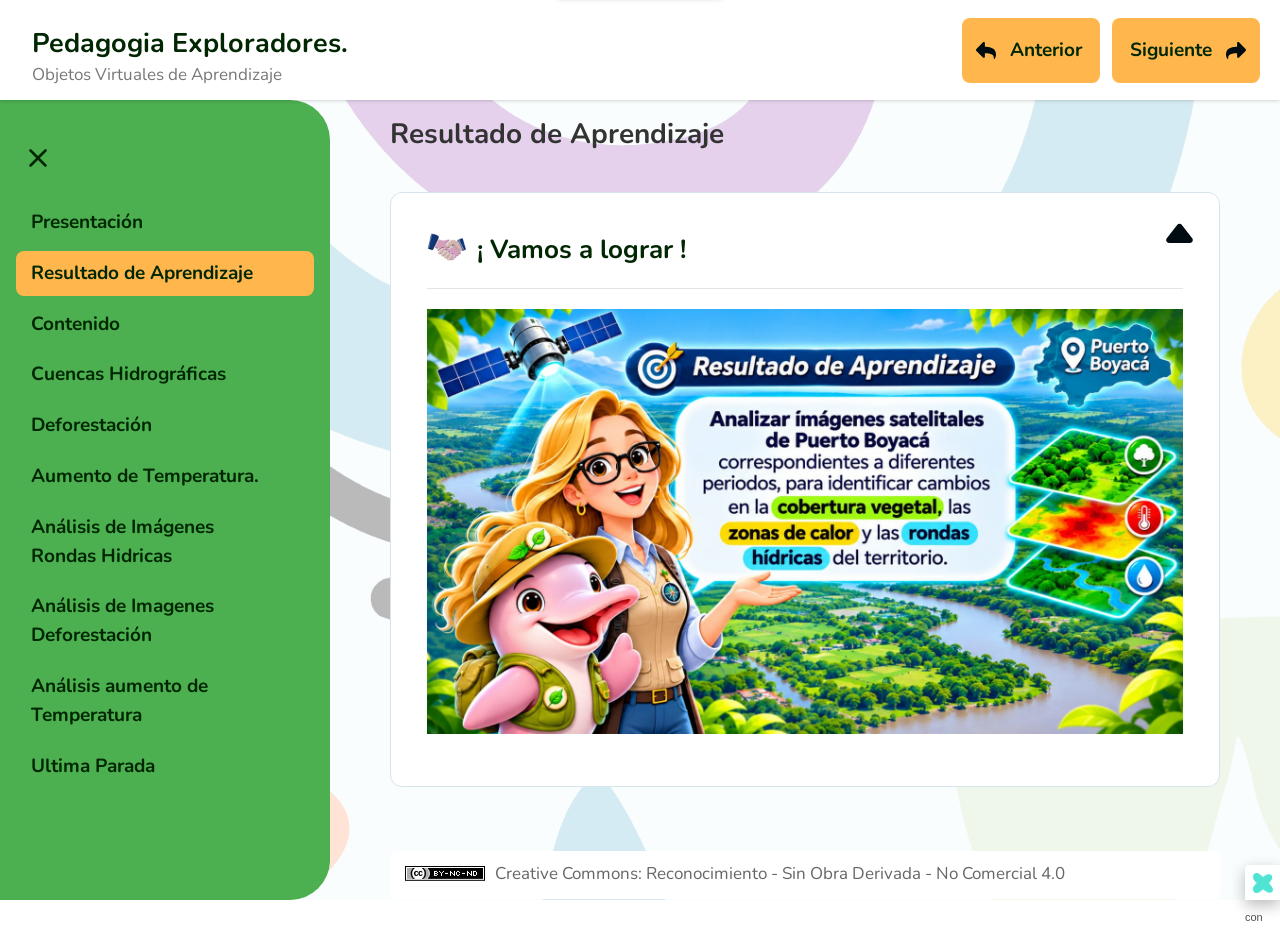
<file: html/resultado-de-aprendizaje.html>
<!DOCTYPE html>
<html lang="es" id="exe-page-mw1j4cri-1ijo6kf7i">
<head>
<meta charset="utf-8">
<meta name="generator" content="eXeLearning v4.0.6">
<meta name="viewport" content="width=device-width, initial-scale=1">
<meta name="exe-pass-score" content="5">
<link rel="license" type="text/html" href="https://creativecommons.org/licenses/by-nc-nd/4.0/">
<title>Resultado de Aprendizaje | Pedagogia Exploradores.</title>
<link rel="icon" type="image/x-icon" href="../libs/favicon.ico">
<meta name="description" content="Este recurso permite a los estudiante de grado octavo de la institución educativa Antonia Santos de Puerto Boyacá, comprender, identificar y reflexionar a partir de imágenes satelitales los cambios ambientales en el territorio, promoviendo el pensamiento analítico de los estudiantes.">
<script>document.querySelector("html").classList.add("js");</script><script src="../libs/jquery/jquery.min.js"> </script><script src="../libs/common_i18n.js"> </script><script src="../libs/common.js"> </script><script src="../libs/exe_export.js"> </script><script src="../libs/bootstrap/bootstrap.bundle.min.js"> </script><link rel="stylesheet" href="../libs/bootstrap/bootstrap.min.css">
<script src="../idevices/text/text.js"></script><link rel="stylesheet" href="../idevices/text/text.css">
<link rel="stylesheet" href="../content/css/base.css"><script src="../theme/style.js"> </script><link rel="stylesheet" href="../theme/style.css">
</head>
<body class="exe-export exe-web-site">
<script>document.body.className+=" js"</script>
<div class="exe-content exe-export pre-js siteNav-hidden"><a href="#page-mw1j4cri-1ijo6kf7i" id="skipNav">Skip to content</a> <nav id="siteNav">
<ul>
<li> <a href="../index.html" class="main-node no-ch">Presentación</a>
</li>
<li class="active"> <a href="../html/resultado-de-aprendizaje.html" class="active no-ch">Resultado de Aprendizaje</a>
</li>
<li> <a href="../html/contenido.html" class="no-ch">Contenido</a>
</li>
<li> <a href="../html/cuencas-hidrograficas.html" class="no-ch">Cuencas Hidrográficas</a>
</li>
<li> <a href="../html/deforestacion.html" class="no-ch">Deforestación</a>
</li>
<li> <a href="../html/aumento-de-temperatura.html" class="no-ch">Aumento de Temperatura.</a>
</li>
<li> <a href="../html/analisis-de-imagenes-rondas-hidricas.html" class="no-ch">Análisis de Imágenes Rondas Hidricas</a>
</li>
<li> <a href="../html/analisis-de-imagenes-deforestacion.html" class="no-ch">Análisis de Imagenes Deforestación</a>
</li>
<li> <a href="../html/analisis-aumento-de-temperatura.html" class="no-ch">Análisis aumento de Temperatura</a>
</li>
<li> <a href="../html/ultima-parada.html" class="no-ch">Ultima Parada</a>
</li>
</ul>
</nav><main id="page-mw1j4cri-1ijo6kf7i" class="page"> 
<header class="main-header">
<div class="package-header"><p class="package-title">Pedagogia Exploradores.</p>
<p class="package-subtitle">Objetos Virtuales de Aprendizaje</p></div>
<div class="page-header"><h1 class="page-title">Resultado de Aprendizaje</h1></div>
</header><div id="page-content-page-mw1j4cri-1ijo6kf7i" class="page-content">
<article id="block-mw1jdz8l-nw85ph5sc" class="box">
<header class="box-head">
<div class="box-icon exe-icon">
<img src="../theme/icons/agreement.png" alt="" style="display:block;object-fit:contain;">
</div>
<h1 class="box-title">¡ Vamos a lograr !</h1>
<button class="box-toggle box-toggle-on" title="Toggle content">
<span>Toggle content</span>
</button></header>
<div class="box-content">
<div id="idevice-1793761675940-s9k3yji8i" class="idevice_node text" data-idevice-path="../idevices/text/" data-idevice-type="text" data-idevice-component-type="json" data-idevice-json-data="{&quot;ideviceId&quot;:&quot;idevice-1793761675940-s9k3yji8i&quot;}">
<div class="exe-text-template">
    <p><img src="../content/resources/Resultado de Aprenidzaje.jpeg" width="1366" height="768" alt="Resultado de Aprendizaje" /></p>
</div>
</div>
</div>
</article>
</div></main><div class="nav-buttons">
<a href="../index.html" title="Anterior" class="nav-button nav-button-left"><span>Anterior</span></a>
<a href="../html/contenido.html" title="Siguiente" class="nav-button nav-button-right"><span>Siguiente</span></a>
</div>
<footer id="siteFooter"><div id="siteFooterContent"> <div id="packageLicense" class="cc cc-by-nc-nd"> <p> <span class="license-label">Licencia: </span><a href="https://creativecommons.org/licenses/by-nc-nd/4.0/" class="license">Creative Commons: Reconocimiento - sin obra derivada - no comercial 4.0</a></p>
</div>
</div></footer>
</div>
<p id="made-with-eXe"> <a href="https://exelearning.net/" target="_blank" rel="noopener"> <span>Creado con eXeLearning <span>(Ventana nueva)</span></span></a></p>
</body>
</html>
</file>
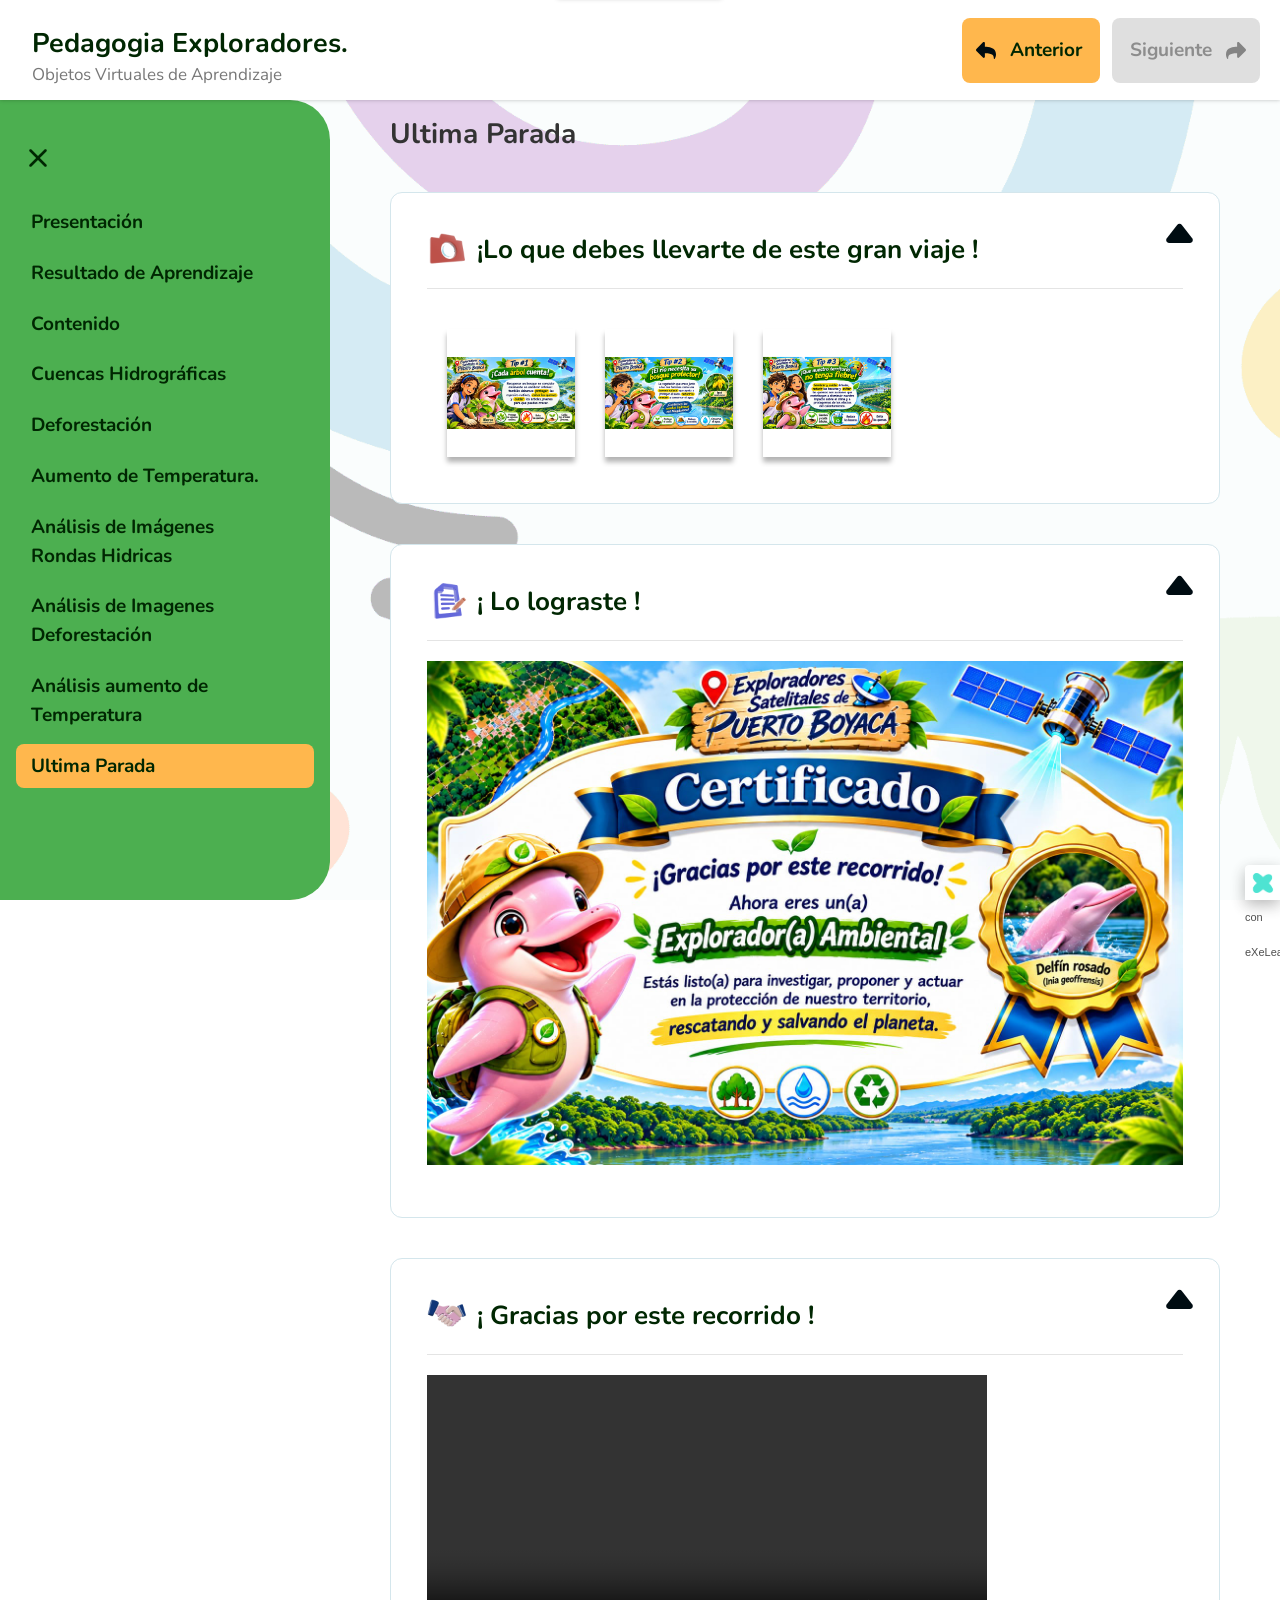
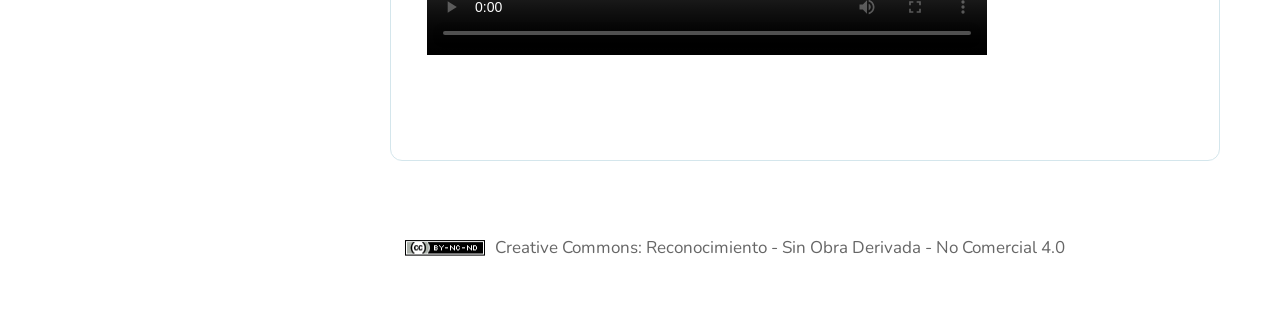
<file: html/ultima-parada.html>
<!DOCTYPE html>
<html lang="es" id="exe-page-mw1jievg-rub398ccn">
<head>
<meta charset="utf-8">
<meta name="generator" content="eXeLearning v4.0.6">
<meta name="viewport" content="width=device-width, initial-scale=1">
<meta name="exe-pass-score" content="5">
<link rel="license" type="text/html" href="https://creativecommons.org/licenses/by-nc-nd/4.0/">
<title>Ultima Parada | Pedagogia Exploradores.</title>
<link rel="icon" type="image/x-icon" href="../libs/favicon.ico">
<meta name="description" content="Este recurso permite a los estudiante de grado octavo de la institución educativa Antonia Santos de Puerto Boyacá, comprender, identificar y reflexionar a partir de imágenes satelitales los cambios ambientales en el territorio, promoviendo el pensamiento analítico de los estudiantes.">
<script>document.querySelector("html").classList.add("js");</script><script src="../libs/jquery/jquery.min.js"> </script><script src="../libs/common_i18n.js"> </script><script src="../libs/common.js"> </script><script src="../libs/exe_export.js"> </script><script src="../libs/bootstrap/bootstrap.bundle.min.js"> </script><link rel="stylesheet" href="../libs/bootstrap/bootstrap.min.css">
<script src="../idevices/image-gallery/simple-lightbox.min.js"></script><link rel="stylesheet" href="../idevices/image-gallery/simple-lightbox.min.css">
<script src="../idevices/image-gallery/image-gallery.js"></script><link rel="stylesheet" href="../idevices/image-gallery/image-gallery.css">
<script src="../idevices/text/text.js"></script><link rel="stylesheet" href="../idevices/text/text.css">
<script src="../libs/exe_lightbox/exe_lightbox.js"> </script>
<link rel="stylesheet" href="../libs/exe_lightbox/exe_lightbox.css">
<link rel="stylesheet" href="../content/css/base.css"><script src="../theme/style.js"> </script><link rel="stylesheet" href="../theme/style.css">
</head>
<body class="exe-export exe-web-site">
<script>document.body.className+=" js"</script>
<div class="exe-content exe-export pre-js siteNav-hidden"><a href="#page-mw1jievg-rub398ccn" id="skipNav">Skip to content</a> <nav id="siteNav">
<ul>
<li> <a href="../index.html" class="main-node no-ch">Presentación</a>
</li>
<li> <a href="../html/resultado-de-aprendizaje.html" class="no-ch">Resultado de Aprendizaje</a>
</li>
<li> <a href="../html/contenido.html" class="no-ch">Contenido</a>
</li>
<li> <a href="../html/cuencas-hidrograficas.html" class="no-ch">Cuencas Hidrográficas</a>
</li>
<li> <a href="../html/deforestacion.html" class="no-ch">Deforestación</a>
</li>
<li> <a href="../html/aumento-de-temperatura.html" class="no-ch">Aumento de Temperatura.</a>
</li>
<li> <a href="../html/analisis-de-imagenes-rondas-hidricas.html" class="no-ch">Análisis de Imágenes Rondas Hidricas</a>
</li>
<li> <a href="../html/analisis-de-imagenes-deforestacion.html" class="no-ch">Análisis de Imagenes Deforestación</a>
</li>
<li> <a href="../html/analisis-aumento-de-temperatura.html" class="no-ch">Análisis aumento de Temperatura</a>
</li>
<li class="active"> <a href="../html/ultima-parada.html" class="active no-ch">Ultima Parada</a>
</li>
</ul>
</nav><main id="page-mw1jievg-rub398ccn" class="page"> 
<header class="main-header">
<div class="package-header"><p class="package-title">Pedagogia Exploradores.</p>
<p class="package-subtitle">Objetos Virtuales de Aprendizaje</p></div>
<div class="page-header"><h1 class="page-title">Ultima Parada</h1></div>
</header><div id="page-content-page-mw1jievg-rub398ccn" class="page-content">
<article id="block-mwed3wjp-bj6wrmmzs" class="box">
<header class="box-head">
<div class="box-icon exe-icon">
<img src="../theme/icons/gallery.png" alt="" style="display:block;object-fit:contain;">
</div>
<h1 class="box-title">¡Lo que debes llevarte de este gran viaje !</h1>
<button class="box-toggle box-toggle-on" title="Toggle content">
<span>Toggle content</span>
</button></header>
<div class="box-content">
<div id="idevice-1794537188483-wiv9y11mi" class="idevice_node image-gallery" data-idevice-path="../idevices/image-gallery/" data-idevice-type="image-gallery" data-idevice-component-type="json" data-idevice-json-data="{&quot;ideviceId&quot;:&quot;idevice-1794537188483-wiv9y11mi&quot;,&quot;img_0&quot;:{&quot;img&quot;:&quot;../content/resources/TIP 1.jpeg&quot;,&quot;thumbnail&quot;:&quot;../content/resources/TIP 1.jpeg&quot;,&quot;title&quot;:&quot;el abarco está catalogado como una especie amenazada en Colombia, por eso proteger los árboles que aún existen es tan importante como sembrar nuevos&quot;,&quot;linktitle&quot;:&quot;&quot;,&quot;author&quot;:&quot;&quot;,&quot;linkauthor&quot;:&quot;&quot;,&quot;license&quot;:&quot;&quot;},&quot;img_1&quot;:{&quot;img&quot;:&quot;../content/resources/TIP 2.jpeg&quot;,&quot;thumbnail&quot;:&quot;../content/resources/TIP 2.jpeg&quot;,&quot;title&quot;:&quot;TIP 2&quot;,&quot;linktitle&quot;:&quot;&quot;,&quot;author&quot;:&quot;&quot;,&quot;linkauthor&quot;:&quot;&quot;,&quot;license&quot;:&quot;&quot;},&quot;img_2&quot;:{&quot;img&quot;:&quot;../content/resources/TIP 3.jpeg&quot;,&quot;thumbnail&quot;:&quot;../content/resources/TIP 3.jpeg&quot;,&quot;title&quot;:&quot;TIP 3&quot;,&quot;linktitle&quot;:&quot;&quot;,&quot;author&quot;:&quot;&quot;,&quot;linkauthor&quot;:&quot;&quot;,&quot;license&quot;:&quot;&quot;}}" data-idevice-template="image-gallery.html">
<!-- Idevice Example template start -->
<div class="exe-image-gallery-template">
  <!-- Idevice content start -->
  
            <div class="imageGallery-IDevice">
                <div class="imageGallery-body"><div id="imageContainer_0" class="imageContainer"> <a idevice-id="idevice-1794537188483-wiv9y11mi" title="el abarco está catalogado como una especie amenazada en Colombia, por eso proteger los árboles que aún existen es tan importante como sembrar nuevos" href="../content/resources/TIP 1.jpeg" class="imageLink">  <div class="imageElement">   <img src="../content/resources/TIP 1.jpeg" height="128" width="128" title="el abarco está catalogado como una especie amenazada en Colombia, por eso proteger los árboles que aún existen es tan importante como sembrar nuevos" alt="el abarco está catalogado como una especie amenazada en Colombia, por eso proteger los árboles que aún existen es tan importante como sembrar nuevos" titlelink="" author="" authorlink="" license="" licenselink=""/>  </div> </a></div><div id="imageContainer_1" class="imageContainer"> <a idevice-id="idevice-1794537188483-wiv9y11mi" title="TIP 2" href="../content/resources/TIP 2.jpeg" class="imageLink">  <div class="imageElement">   <img src="../content/resources/TIP 2.jpeg" height="128" width="128" title="TIP 2" alt="TIP 2" titlelink="" author="" authorlink="" license="" licenselink=""/>  </div> </a></div><div id="imageContainer_2" class="imageContainer"> <a idevice-id="idevice-1794537188483-wiv9y11mi" title="TIP 3" href="../content/resources/TIP 3.jpeg" class="imageLink">  <div class="imageElement">   <img src="../content/resources/TIP 3.jpeg" height="128" width="128" title="TIP 3" alt="TIP 3" titlelink="" author="" authorlink="" license="" licenselink=""/>  </div> </a></div>
                </div>
            </div>
  <!-- Idevice content end -->
</div>
<!-- Idevice Example template end -->
</div>
</div>
</article><article id="block-mwedixic-amgiqk8ov" class="box">
<header class="box-head">
<div class="box-icon exe-icon">
<img src="../theme/icons/activity.png" alt="" style="display:block;object-fit:contain;">
</div>
<h1 class="box-title">¡ Lo lograste !</h1>
<button class="box-toggle box-toggle-on" title="Toggle content">
<span>Toggle content</span>
</button></header>
<div class="box-content">
<div id="idevice-1794537889570-itz2pkkam" class="idevice_node text" data-idevice-path="../idevices/text/" data-idevice-type="text" data-idevice-component-type="json" data-idevice-json-data="{&quot;ideviceId&quot;:&quot;idevice-1794537889570-itz2pkkam&quot;}">
<div class="exe-text-template">
    <p><img src="../content/resources/WhatsApp Image 2026-11-12 at 9.45.13 PM.jpeg" width="1366" height="911" alt="Certificado" /></p>
</div>
</div>
</div>
</article><article id="block-mwed6s6k-000wg3oay" class="box">
<header class="box-head">
<div class="box-icon exe-icon">
<img src="../theme/icons/agreement.png" alt="" style="display:block;object-fit:contain;">
</div>
<h1 class="box-title">¡ Gracias por este recorrido !</h1>
<button class="box-toggle box-toggle-on" title="Toggle content">
<span>Toggle content</span>
</button></header>
<div class="box-content">
<div id="idevice-1794537322795-fvow5ltfl" class="idevice_node text" data-idevice-path="../idevices/text/" data-idevice-type="text" data-idevice-component-type="json" data-idevice-json-data="{&quot;ideviceId&quot;:&quot;idevice-1794537322795-fvow5ltfl&quot;}">
<div class="exe-text-template">
    <p><video width="560" height="315" controls="controls">
<source src="../content/resources/Boya_y_el_Estudiante_Mision_Cumplida.mp4" type="video/mp4" /></video></p>
<p><br /></p>
</div>
</div>
</div>
</article>
</div></main><div class="nav-buttons">
<a href="../html/analisis-aumento-de-temperatura.html" title="Anterior" class="nav-button nav-button-left"><span>Anterior</span></a>
<span class="nav-button nav-button-right" aria-hidden="true"><span>Siguiente</span></span>
</div>
<footer id="siteFooter"><div id="siteFooterContent"> <div id="packageLicense" class="cc cc-by-nc-nd"> <p> <span class="license-label">Licencia: </span><a href="https://creativecommons.org/licenses/by-nc-nd/4.0/" class="license">Creative Commons: Reconocimiento - sin obra derivada - no comercial 4.0</a></p>
</div>
</div></footer>
</div>
<p id="made-with-eXe"> <a href="https://exelearning.net/" target="_blank" rel="noopener"> <span>Creado con eXeLearning <span>(Ventana nueva)</span></span></a></p>
</body>
</html>
</file>
<file: idevices/text/text.css>
/* Text iDevice (export CSS) */
.exe-text-activity > div {
    display: flow-root;
}

.exe-text-activity div.inline {
    display: flex;
}

.exe-text-activity div.inline dt {
    margin: 0 0 0 auto;
}

.exe-text-activity div.inline dd {
    margin-left: 10px;
}

.idevice_node.text .iDevice_buttons.feedback-button {
    margin-bottom: 1em;
}
</file>
<file: content/css/base.css>
.exe-content{
  background: #fff;
}

.exe-content .page-title{
  font-size: 1.45em;
}

.exe-content .box{
  margin-top: 20px;
  border: 1px solid #dbdbdb;
}
.exe-content .box-head {
  border-bottom: 1px solid #dbdbdb;
}

.exe-export .no-header .box-head {
  border-bottom: 0;
}

.exe-content .box-head .box-title {
  margin: 0;
  font-size: 1.2em;
}

.exe-content .exe-material-icon {
  display: block;
  width: 40px;
  height: 40px;
  background-color: currentColor;
  -webkit-mask-image: var(--exe-material-icon-url);
  mask-image: var(--exe-material-icon-url);
  -webkit-mask-repeat: no-repeat;
  mask-repeat: no-repeat;
  -webkit-mask-position: center;
  mask-position: center;
  -webkit-mask-size: contain;
  mask-size: contain;
  /* 20px live area on a 24px grid: scale 24/20 so the ink matches the Style icons.
     Kept in step with the editor rule in assets/styles/layout/_execontent.scss. */
  transform: scale(1.2);
}

/* A Material icon is a background colour cut out by a mask, here or in the style's own rule, and
   browsers leave backgrounds off the page unless the reader turns on "Background graphics": the
   icon then prints as an empty box. Keep the colour for these icons alone, so they print without
   printing every other background. */
@media print {
  .exe-material-icon {
    -webkit-print-color-adjust: exact;
    print-color-adjust: exact;
  }
}

.exe-content a{
  color: #5a7f0c;
}

.exe-content a:hover,
.exe-content a:focus{
  color: #71a300;
}

.exe-content h2{
  font-size: 1.45em;
}
.exe-content h3{
  font-size: 1.35em;
}
.exe-content h4{
  font-size: 1.25em;
}
.exe-content h5{
  font-size: 1.15em;
}

.exe-content a {
    text-decoration: none
}

.exe-content a:hover,
.exe-content a:focus {
    text-decoration: underline
}

/* Underlined links */
.box-content a {
    text-decoration: underline;
}
.box-content a:hover {
    text-decoration: none;
}
.box-content a:focus {
    text-decoration: underline;
}

@media print {
    .external-iframe-src {
        display: block !important;
        margin: 2em 0;
        font-size: .95em;
        text-align: center
    }

    #made-with-eXe,
    #exe-presentation-toggler {
        display: none
    }
}

.external-iframe {
    border: 0
}

.pre-code {
    background: #112C4A;
    color: #E7ECF1;
    font-family: Monaco, Courier, monospace;
    border-radius: 9px;
    font-size: 12px;
    margin: 2em 1em;
    overflow: auto;
    padding: 20px
}

.highlighted-code {
    margin: 2em 1em;
}

.exe-dl {
    margin-bottom: 2em;
    margin-left: 1.5em
}

.exe-dl dt {
    font-weight: bold
}

.exe-dl dd {
    margin: 1em 1.5em
}

.js .exe-dl dt {
    margin: 1.2em 0 0 0
}

.exe-dl dt a {
    text-decoration: underline
}

.exe-dl .icon {
    font-family: Arial, sans-serif;
    display: block;
    width: 20px;
    height: 20px;
    font-size: 16px;
    margin-right: 1em;
    line-height: 20px;
    text-align: center;
    float: left;
    border-radius: 2px;
    position: relative
}

@media all and (min-width: 1px) {
    .exe-dl dt a {
        align-items: center;
        display: flex;
        text-decoration: none
    }

    .exe-dl .icon {
        height: 18px;
        line-height: 18px;
        width: 18px;
        padding: 1px;
        font: 18px monospace;
        font-weight: bold;
        display: flex;
        justify-content: center;
        align-items: center
    }
}

.exe-dl-toggler {
    height: 20px;
    margin: 1.5em
}

.exe-dl-toggler a {
    margin-left: 0;
    font-weight: bold
}

.js .exe-dl dd {
    display: none;
    padding-left: 0;
    margin: 1em 1em 1em 37px
}

/* Math */
.exe-math {
    display: block;
    margin: 2em 0
}

.exe-math,
.MathJax_Display {
    text-align: left !important
}

.exe-math.position-center,
.position-center .MathJax_Display,
[style*="text-align: center"] .MathJax_Display {
    text-align: center !important
}

.exe-math.position-right,
.position-right .MathJax_Display,
[style*="text-align: right"] .MathJax_Display {
    text-align: right !important
}

.js .show-image .exe-math-code,
.js .show-code .exe-math-img {
    display: none
}

.exe-math-links {
    font-size: .85em
}

.exe-math-inline {
    display: inline;
    margin: 0 .1em !important
}

/* TinyMCE: Images and media */
.exe-figure {
    margin: 2em 0;
    max-width: 100%
}

.position-center {
    margin: 2em auto
}

.position-right {
    margin: 2em 0 2em auto
}

.float-left {
    float: left;
    margin: .5em 1.5em 1em 0
}

.float-right {
    float: right;
    margin: .5em 0 1em 2em
}

.figcaption {
    padding-top: .2em
}

.figcaption.header {
    padding-top: 0;
    padding-bottom: .2em
}

/* TinyMCE templates */
.exe-layout-2-cols,
.exe-layout-3-cols {
    width: 100%
}

.exe-col{
    box-sizing: content-box;
}

.exe-layout-2-cols .exe-col {
    float: left;
    width: 49%
}

.exe-layout-2-cols .exe-col-1 {
    padding-right: 1%
}

.exe-layout-2-cols .exe-col-2 {
    padding-left: 1%
}

.exe-layout-2-30-70 .exe-col {
    width: 69%
}

.exe-layout-2-30-70 .exe-col-1 {
    width: 29%
}

.exe-layout-2-70-30 .exe-col {
    width: 29%
}

.exe-layout-2-70-30 .exe-col-1 {
    width: 69%
}

.exe-layout-3-cols .exe-col {
    float: left;
    width: 32%
}

.exe-layout-3-cols .exe-col-1,
.exe-layout-3-cols .exe-col-2 {
    padding-right: 2%
}

pre.mermaid {
    margin: 1.5em 0;
    text-align: center;
    width: 100%;
    min-width: 200px;
}

/* Blocks */
.exe-block-warning {
    background: #FCF8E3;
    color: #796034;
    border: 1px solid #FAEBCC;
    padding: 0 1em;
    border-radius: 4px
}

p.exe-block-warning {
    padding: 1em
}

.exe-block-alert {
    background: #ffc;
    color: #855000;
    border: 1px solid #FFF099;
    padding: 0 1em;
    border-radius: 4px
}

p.exe-block-alert {
    padding: 1em
}

.exe-block-danger {
    background: #FEF0EF;
    color: #973C3B;
    border: 1px solid #F3DADD;
    padding: 0 1em;
    border-radius: 4px
}

p.exe-block-danger {
    padding: 1em
}

.exe-block-info {
    background: #E1F1F9;
    color: #2B627D;
    border: 1px solid #C9EDF4;
    padding: 0 1em;
    border-radius: 4px
}

p.exe-block-info {
    padding: 1em
}

.exe-block-success {
    background: #E5F3E0;
    color: #336634;
    border: 1px solid #DEEDD1;
    padding: 0 1em;
    border-radius: 4px
}

p.exe-block-success {
    padding: 1em
}

.exe-block-download {
    background: #E7EEFB;
    color: #2C4A86;
    border: 1px solid #D3DFF5;
    padding: 0 1em;
    border-radius: 4px
}

p.exe-block-download {
    padding: 1em
}

.exe-content .exe-block-warning a,
.exe-content .exe-block-warning a:hover,
.exe-content .exe-block-warning a:focus {
    color: #4F360A
}

.exe-content .exe-block-alert a,
.exe-content .exe-block-alert a:hover,
.exe-content .exe-block-alert a:focus {
    color: #5B2600
}

.exe-content .exe-block-danger a,
.exe-content .exe-block-danger a:hover,
.exe-content .exe-block-danger a:focus {
    color: #6D1211
}

.exe-content .exe-block-info a,
.exe-content .exe-block-info a:hover,
.exe-content .exe-block-info a:focus {
    color: #063853
}

.exe-content .exe-block-success a,
.exe-content .exe-block-success a:hover,
.exe-content .exe-block-success a:focus {
    color: #093C0A
}

.exe-content .exe-block-download a,
.exe-content .exe-block-download a:hover,
.exe-content .exe-block-download a:focus {
    color: #051640
}

div.exe-block-warning,
div.exe-block-alert,
div.exe-block-danger,
div.exe-block-info,
div.exe-block-success,
div.exe-block-download {
    margin: 1em 0
}

/* RTL support */
body [dir='rtl'] {
    text-align: start
}

/* Autoclear */
.exe-content .idevice_body,
.exe-clear {
    overflow: auto
}

/* JavaScript on/offf */
.js-hidden {
    display: none;
}

.exe-hidden,
.js-required,
.js .js-hidden,
.exe-mindmap-code {
    display: none
}

.js .js-required {
    display: block
}

.box-toggle {
    display: none;
}

.js .box-toggle {
    display: inline-block;
}

.sr-av,
.js .js-sr-av,
.exe-hidden-accessible,
.js .exe-tooltip-text {
    position: absolute;
    overflow: hidden;
    clip: rect(0 0 0 0);
    clip: rect(0, 0, 0, 0);
    height: 0
}

/* Tables */
.exe-table {
    margin: 2em auto;
    max-width: 100%;
    border: 1px solid #CCC;
    border-collapse: collapse;
    border-spacing: 0
}

.exe-table tr {
    background: #fff
}

.exe-table caption {
    padding: .5em 0;
    text-align: center;
    font-style: italic;
    caption-side: top;
}

.exe-table td,
.exe-table th {
    border: 1px solid #CCC;
    margin: 0;
    padding: 0.5em 1em
}

.exe-table thead {
    background: #ddd;
    color: #000;
    text-align: left
}

.exe-table tr:nth-child(2n-1) td,
.exe-table tbody tr:nth-child(2n-1) th {
    background: #F4F4F4
}

.exe-table tbody tr:nth-child(2n) th {
    background: #F4F4F4
}

.exe-table tbody tr:nth-child(2n-1) th {
    background: #E4E4E4
}

.exe-table thead+tbody tr:nth-child(2n) th {
    background: #fff
}

.exe-table thead+tbody tr:nth-child(2n-1) th {
    background: #F4F4F4
}

.exe-table-minimalist {
    margin: 2em auto;
    border-collapse: collapse
}

.exe-table-minimalist tr {
    background: #fff
}

.exe-table-minimalist thead th {
    color: #000;
    padding: .6em 1.5em .6em .8em;
    border-bottom: 2px solid #CCC;
    text-align: left
}

.exe-table-minimalist td,
.exe-table-minimalist tbody th {
    border-bottom: 1px solid #ccc;
    color: #555;
    padding: .5em 1.5em .5em .8em
}

.exe-table-minimalist tbody tr:hover td,
.exe-table-minimalist tbody tr:hover th {
    color: #222
}

.exe-table-minimalist tr:nth-child(2n-1) td,
.exe-table-minimalist tbody tr:nth-child(2n-1) th {
    background: #F9F9F9
}

.exe-table-minimalist caption {
    text-align: center;
    font-style: italic;
    border-bottom: 2px solid #CCC;
    padding: .6em 0
}

/* Responsive tables */
.exe-table-responsive {
    display: block;
    overflow-x: auto;
    border: none
}

.exe-table-responsive,
.exe-table-responsive th,
.exe-table-responsive tr,
.exe-table-responsive td {
    width: auto !important
}

/* Tooltips */
body .qtip {
    font-size: .85em;
    line-height: 1.5em
}

.qtip .exe-tooltip-text {
    position: relative;
    overflow: auto;
    clip: auto;
    height: auto
}

/* Structured lists */
ol.auto-numbered {
    counter-reset: item
}

.auto-numbered ol {
    counter-reset: item
}

.auto-numbered li {
    display: block
}

.auto-numbered li:before {
    content: counters(item, ".") ".- ";
    counter-increment: item
}

/* Blockquote + Cite */
.exe-quote-cite cite {
    display: block;
    text-align: right;
    margin-top: -.5em
}

/* File information */
.exe-link-data {
    font-size: .8em;
    margin: 0 .2em
}

.exe-link-data abbr {
    cursor: help
}

/* Quote With Authorship */
.styled-qc {
    font-family: Georgia, serif;
    font-style: italic;
    margin: 1.5em 2.5em;
    padding: 0.25em 3.5em;
    position: relative
}

.styled-qc:before {
    display: block;
    content: "\201C";
    font-size: 5em;
    position: absolute;
    left: 0;
    top: -20px
}

/* Responsive design */
iframe,
object,
embed {
    max-width: 100%
}

img,
video {
    max-width: 100%;
    height: auto
}

@media all and (max-width: 992px) {
    .exe-layout-3-cols .exe-col {
        float: none;
        width: 100%;
        padding: 0
    }

    .exe-layout-3-cols .exe-col .exe-figure {
        margin: 2em auto
    }
}

@media all and (max-width: 780px) {
    .styled-qc {
        margin: 1.5em .5em
    }

    .exe-layout-2-cols .exe-col {
        float: none;
        width: 100%;
        padding: 0
    }

    .exe-layout-2-cols .exe-col .exe-figure {
        margin: 2em auto
    }
}

/* Made with eXeLearning (stacked above #exe-presentation-toggler so it can expand over it) */
#made-with-eXe {
    margin: 0;
    position: fixed;
    bottom: 0;
    right: 0;
    z-index: 2
}

#made-with-eXe a {
    text-decoration: none;
    box-shadow: rgba(0, 0, 0, 0.35) 0px 5px 15px;
    border-top-left-radius: 4px;
    color: #222;
    font-size: 11px;
    font-family: Arial, sans-serif;
    line-height: 35px;
    width: 35px;
    height: 35px;
    background: #fff url(../img/exe_powered_logo.png) no-repeat 3px 50%;
    display: block;
    background-size: auto 20px;
    text-decoration: none;
    transition: .5s;
    opacity: .8
}

#made-with-eXe span {
    padding-left: 35px;
    padding-right: 5px
}

#made-with-eXe span span {
    position: absolute;
    overflow: hidden;
    clip: rect(0 0 0 0);
    clip: rect(0, 0, 0, 0);
    height: 0
}

/* Presentation mode control (?exe-presentation=1, see exe_export.js). Same recipe as
   #made-with-eXe: fixed badge, neutral look, independent of the style's page layout. */
#exe-presentation-toggler {
    position: fixed;
    bottom: 0;
    right: 0;
    margin: 0;
    padding: 0 10px;
    border: 0;
    border-top-left-radius: 4px;
    box-shadow: rgba(0, 0, 0, 0.35) 0px 5px 15px;
    background: #fff;
    color: #222;
    font-family: Arial, sans-serif;
    font-size: 11px;
    line-height: 35px;
    height: 35px;
    cursor: pointer;
    opacity: .8;
    transition: .5s;
    z-index: 1
}

#exe-presentation-toggler:hover,
#exe-presentation-toggler:focus {
    opacity: 1
}

/* Centre the dot on its label */
#exe-presentation-toggler span {
    display: inline-flex;
    align-items: center
}

/* State dot: ring when off, filled when on */
#exe-presentation-toggler span::before {
    content: "";
    flex: none;
    width: 7px;
    height: 7px;
    margin-right: 6px;
    border: 1px solid currentColor;
    border-radius: 50%
}

html.mode-presentation #exe-presentation-toggler {
    background: #222;
    color: #fff
}

html.mode-presentation #exe-presentation-toggler span::before {
    background: currentColor
}

/* Beside the badge its top-right corner is free, so round it too */
#made-with-eXe ~ #exe-presentation-toggler {
    right: 40px;
    border-top-right-radius: 4px
}

#made-with-eXe a:hover {
    width: auto;
    padding: 0 5px;
    background-position: 5px 50%;
    opacity: 1
}

/* Search bar */
#exe-client-search-reset {
    display: none;
}
#exe-client-search-reset.visible {
    display: inline;
}
.exe-client-search-result{
    padding:0;
    background-color: #FFF3A0;
    color: #1A1A1A;
}

/* Box toggler */
.exe-export article.minimized .box-content{
    display: none;
}

/* BOX no visible */
.exe-export article.novisible.box{
    display: none  !important;
}

/* iDevice no visible */
.exe-export article.box .idevice_node.novisible{
    display: none  !important;
}

/* Teacher mode */
html:not(.mode-teacher) .js .teacher-only {
    display: none !important;
}

/* ========================================
   Architecture v3.1 - Common Theme Overrides
   ========================================
   These rules support the new HTML structure and
   load BEFORE theme-specific styles.
   ======================================== */

/* Navigation: Hide nested sections by default, show active paths */
#siteNav .other-section {
    display: none;
}
#siteNav li.active > .other-section,
#siteNav li.current-page-parent > .other-section {
    display: block;
}

/* Site footer extra section */
#siteFooterExtra {
    margin-bottom: 2em;
    color: #555;
    font-size: 0.95em;
}

/* Footer with neither license nor "Page footer" content: themes give #siteFooter
   a background and border, so an empty one shows as a stray bar. Hidden here so
   every theme (including custom ones) gets it, and so a theme that wants to keep
   showing it can opt out by overriding display. */
#siteFooter.siteFooter-empty {
    display: none;
}

/* Skip navigation link */
#skipNav {
    position: fixed;
    top: -50px;
    left: 50%;
    transform: translateX(-50%);
    background-color: #000;
    color: #fff;
    text-align: center;
    font-weight: bold;
    font-size: 0.95em;
    text-decoration: underline;
    padding: 0.5em 1em;
    z-index: 1000;
    display: inline-block;
    box-shadow: 0 2px 5px rgba(0,0,0,0.3);
    outline: 3px solid #fff;
    outline-offset: -3px;
    transition: top 0.3s ease, opacity 0.3s ease;
}

#skipNav:focus {
    top: 5px;
}

/* Print styles for header elements */
@media print {
    body #header,
    body #emptyHeader,
    body #nodeDecoration {
        height: auto !important;
        min-height: 0;
        border: none;
        padding: 0;
    }
    body #headerContent {
        padding-top: 40px;
    }
}

/* Some styles fix their header to the top of the screen (Flux, Neo, Nova, Zen). On paper a fixed
   element is laid over the top of every sheet, where it covered the page title and whatever else
   began there. It takes its place once, at the start, as the print preview already has it.
   `!important` because a style fixes it with selectors of its own, some more specific than these. */
@media print {
    .exe-export .main-header,
    .exe-export .page > header,
    .exe-export .package-header {
        position: static !important;
    }
}

/* A block's heading goes to the sheet that holds the start of what it heads. What is kept whole,
   such as a 3D model, moves to the next sheet when it does not fit, and would leave its heading
   alone at the foot of the one before. */
@media print {
    .exe-export .box-head {
        break-after: avoid;
        page-break-after: avoid;
    }
}

/* Printing opens every block that is merely folded.
   A folded block is not hidden content: it is in the page, collapsed, and printing it gives a
   sheet with a heading and nothing under it — which reads as an empty block rather than a missing
   one, so nobody notices. The fold is not only the author's either. A reader collapses blocks
   while reading and the state stays, so the same resource would print differently for two people;
   and a block whose author turned its toggle off cannot be opened at all before printing.

   `!important` is what the runtime fold requires: the toggle collapses with jQuery's slideUp(),
   which leaves `display: none` in a style attribute on the element, and only `!important` beats
   an inline style. The author's own fold is just the `.minimized` class and would not need it.

   This reveals nothing the author hid. `novisible` and `teacher-only` sit on the <article>, which
   the rules further up take out of the layout with `!important` of their own, so nothing inside
   one is ever laid out — and an iDevice carrying either class keeps its own rule inside a block
   that does open. `teacher-only` is deliberately not excluded here: in teacher mode that block is
   meant to print, folded or not.

   The print preview can ask for the page to print as it is shown instead, by putting
   `exe-print-as-shown` on <html>: folded blocks then stay folded on paper. */
@media print {
    html:not(.exe-print-as-shown) .exe-export article.box.minimized > .box-content {
        display: block !important;
    }
}
</file>
<file: theme/style.css>
@charset "UTF-8";
@font-face {
    font-family: "Nunito";
    src: url(fonts/Nunito-Italic.woff2) format("woff2");
    font-style: italic;
    font-display: swap;
}

@font-face {
    font-family: "Nunito";
    src: url(fonts/Nunito-Regular.woff2) format("woff2");
    font-style: normal;
    font-display: swap;
}

@font-face {
    font-family: "Nunito";
    src: url(fonts/Nunito-BoldItalic.woff2) format("woff2");
    font-weight: bold;
    font-style: italic;
    font-display: swap;
}

@font-face {
    font-family: "Nunito";
    src: url(fonts/Nunito-Bold.woff2) format("woff2");
    font-weight: bold;
    font-style: normal;
    font-display: swap;
}

a {
    text-decoration: none;
}

.page-title {
    font-weight: bold;
    margin-top: 32px;
}

.page > header .package-title,
.siteNav-off .page > header .package-title,
.exe-single-page .package-header .package-title {
    padding-left: 32px;
    width: calc(100% - 470px);
    white-space: nowrap;
    overflow: hidden;
    text-overflow: ellipsis;
    color: #002702;
    margin: 0;
    line-height: 1.2em;
}

.exe-teacher-mode-toggler .page > header .package-title,
.exe-teacher-mode-toggler.siteNav-off .page > header .package-title {
    width: calc(100% - 550px);
}

.exe-single-page .package-header .package-title {
    width: 100%;
}

.exe-scorm .page .page-header .page-title,
.exe-ims .page .page-header .page-title,
.exe-epub .page .page-header .page-title {
    width: 100%;
}

.exe-scorm .page > header .package-title,
.exe-scorm .siteNav-off .page > header .package-title,
.exe-ims .page > header .package-title,
.exe-ims .siteNav-off .page > header .package-title,
.exe-epub .page > header .package-title,
.exe-epub .siteNav-off .page > header .package-title,
.exe-ims .page > header .package-title {
    width: 100%;
}

.package-subtitle {
    width: 100%;
    position: absolute;
    left: 32px;
    bottom: -.2em;
    font-size: .9em;
    color: #777;
}

.exe-web-site .package-subtitle {
    max-width: 70%;
    white-space: nowrap;
    text-overflow: ellipsis;
    overflow: hidden;
}

.siteNav-off .page > header .package-subtitle {
    left: 24px;
}

@media (max-width: 750px) {
    .package-subtitle {
        font-size: 1em;
    }
}

body:has(.package-subtitle) .package-title,
body.exe-single-page:has(.package-subtitle) .package-node h1 {
    position:relative;
    top: -.2em;
}

main header:not(#head) {
    padding: 0 !important;
    margin: 0 !important;
    max-width: none !important;
}

.page > header {
    position: fixed;
    top: 0;
    right: 0;
    left: 0;
    z-index: 400;
    height: 100px;
    display: flex !important;
    align-items: center;
    background-color: #fff;
    box-shadow: 0 0 4px 0 rgba(0, 0, 0, 0.25);
}

body.exe-export {
    padding: 1em 0;
}

body.exe-export.exe-scorm,
body.exe-export.exe-ims,
body.exe-export.exe-epub {
    padding: 0;
}

.exe-web-site .package-header {
    width: 100%;
}

body.exe-scorm .package-title,
body.exe-ims .package-title,
body.exe-epub .package-title{
    position: absolute;
    top: 20px;
    left: 0;
    font-weight: normal;
    font-size: .95em;
    color: #777;
}

body.exe-scorm .package-subtitle,
body.exe-ims .package-subtitle,
body.exe-epub .package-subtitle {
    position: absolute;
    width: 1px;
    height: 1px;
    padding: 0;
    margin: -1px;
    overflow: hidden;
    clip: rect(0, 0, 0, 0);
    white-space: nowrap;
    border: 0;
}

body.exe-scorm .page-title,
body.exe-ims .page-title,
body.exe-epub .page-title {
    padding: 0 32px;
}

@media (max-width: 750px) {
    body.exe-scorm .page-title,
    body.exe-ims .page-title,
    body.exe-epub .page-title {
        padding: 0 24px;
    }
}

body.exe-web-site {
    padding: 0;
}

.exe-content a {
    color: #0d77d1;
}
.exe-content a:hover,
.exe-content a:focus {
    color: #0a60ab;
    text-decoration: none;
}

/* Effects */
.exe-accordion .fx-accordion-title, 
.fx-pagination .fx-current a {
    background-color:#004900;
}
.exe-fx a{
    color: #006304;
}
.exe-fx a:hover,
.exe-fx a:focus {
    color: #26892A;
}

.exe-download-package-link a {
    background: #004900;
    color: #fff;
}

.exe-download-package-link a {
    background: #002702;
    color: #fff;
}

#node-content-container.exe-content #node-content {
    padding-top: 20px;
    padding-bottom: 20px;
    max-width: 1280px;
    margin: 0 auto;
    display: block;
}

.exe-content {
    font-family: "Nunito", Arial, Verdana, Helvetica, sans-serif;
    font-size: 120%;
    color: #333;
    background-color: #f4f4f4;
    background: url(img/background.png);
    background-size: cover;
    background-position: center;
    background-repeat: no-repeat;
    background-attachment: fixed;
}

body#tinymce {
    font-family: "Nunito", Arial, Verdana, Helvetica, sans-serif;
    font-size: 120%;
}

.js .exe-export .exe-content {
    min-height: calc(100vh - 30px);
}

.js .in-iframe .exe-content {
    min-height: 0;
}

.exe-content .package-title,
.exe-single-page .package-header .package-title {
    font-size: 1.7rem;
    text-align: left;
    font-weight: 700;
}

.exe-single-page .package-node {
    margin-bottom: 3.5em;
}

.exe-content .box {
    margin: 35px 0;
    border: 1px solid #d4e6ec;
}

.exe-web-site .exe-content .box {
    margin: 40px 0;
}

.exe-content .box-head {
    border-bottom: 0;
}
#node-content-container.exe-content .box.hidden-idevices {
    border-style: solid;
}

.exe-content .box header {
    min-height: 60px;
    border-bottom: 1px solid #e4e4e4;
}

.exe-content .box-head .box-title,
.exe-content .box-head .box-icon {
    color: #002702;
    font-size: 1.65rem !important;
    font-weight: 700;
}

/* General icons (Material Symbols) */
.exe-content {
    --exe-icon-color: #1a7d1e;
}

.exe-content .box-head .box-icon {
    color: var(--exe-icon-color);
}

/* Teacher mode visual indicator */
.exe-content article.box.teacher-only {
    border: 2px solid #FFB74D;
}

.exe-content .box.teacher-only header {
  border-bottom-color: #002702;
}

.exe-content article.box .idevice_node.teacher-only {
    border: 2px solid #FFB74D;
    border-radius: 12px;
    padding: 16px;
}

#node-content article.box.exe-teacher-highlight,
#node-content .idevice_node.exe-teacher-highlight {
    border: 2px solid #FFB74D !important;
}

.exe-content .box-head .exe-icon {
    float: left;
}

.exe-web-site .page-content,
#exe-client-search,
.exe-web-site main > header,
.exe-export .exe-content {
    max-width: 1280px;
    padding: 0 60px;
    margin: 0 auto;
}

.exe-single-page .exe-content {
    max-width: 100% !important;
}

.exe-single-page .exe-content main,
.exe-single-page .exe-content footer {
    max-width: 1280px;
    margin: 0 auto;
}
.exe-single-page .exe-content main {
    padding-top: 4em;
}

.exe-web-site .exe-content {
    max-width: none;
    padding: 0;
}

.exe-scorm .exe-export main,
.exe-ims .exe-export main,
.exe-epub .exe-export main {
    padding-top: 5em;
    padding-bottom: 1em;
}

body.exe-export.exe-scorm .exe-content,
body.exe-export.exe-ims .exe-content,
body.exe-export.exe-epub .exe-content {
    padding: 0 40px;
}
.exe-content.cover-on .exe-interactive-video,
.exe-content .exe-interactive-video {
    width: 100%;
}

.exe-export main {
    padding-top: 1.5em;
}
.exe-web-site main {
    padding-top: 4.5em;
}

/* siteNav */
#siteNav {
    padding: 100px 16px 48px 16px;
    background-color: #4caf50;
    height: calc(100vh - 100px);
    border-radius: 0 40px 40px 0;
    width: 330px;
    z-index: 1;
    position: fixed;
    transition: left 0.3s ease;
    left: 0;
    top: 100px;
    overflow: visible;
}
#siteNav::-webkit-scrollbar {
    display: none;
}

#siteNav > ul {
    max-height: calc(100vh - 230px);
    overflow-y: auto;
    margin: 0;
    padding: 0;
}

#siteNav > ul::-webkit-scrollbar {
    display: none;
}

#siteNav .other-section {
    display: none;
}
#sidebar-nav.fixed,
#sidebar-nav {
    position: fixed;
}
body.siteNav-off #siteNav {
    left: -330px;
}
.exe-web-site main.page {
    box-sizing: border-box;
    width: 100%;
    padding-left: 330px;
    padding-bottom: 24px;
    transition: padding 0.3s ease;
}
.exe-web-site #siteFooter {
    padding-left: 390px;
    padding-right: 60px;
    padding-bottom: 2em;
    transition: padding 0.3s ease;
}
.exe-scorm #siteFooter,
.exe-ims #siteFooter,
.exe-epub #siteFooter {
    padding-bottom: 40px;
}
body.siteNav-off main.page,
body.siteNav-off #siteFooter {
    padding-left: 20px;
}
#siteNav ul,
#siteNav li {
    margin: 0;
    padding: 0;
    list-style: none;
}

#siteNav li {
    margin-bottom: 6px;
}

#siteNav a {
    color: #002702;
    display: block;
    padding: 8px 15px;
    border-radius: 8px;
    transition: background-color 0.5s ease;
    font-weight: 700;
    padding-right: 40px;
}

#siteNav a.active {
    color: #002702;
    background-color: #ffb74d;
    font-weight: bold;
    margin-bottom: 6px;
}

#siteNav a.highlighted-link {
    color: #fff;
    margin-top: 10px;
    background: #2e9132 url(img/book_white.svg) no-repeat 8px center;
    padding-left: 42px;
}

#siteNav a.highlighted-link.active {
    background: #ffb74d url(img/book_white.svg) no-repeat 8px center !important;
    color: #002702;
}

#siteNav a.highlighted-link:hover {
    background: #1a7d1e url(img/book_white.svg) no-repeat 8px center !important;
    color: #fff;
}
#siteNav a.highlighted-link:focus {
    background: #1a7d1e url(img/book_white.svg) no-repeat 8px center !important;
    color: #fff;
}

#siteNav a:hover {
    background: #e49929;
    text-decoration: none;
    color: #002702;
}

#siteNav ul ul a {
    padding-left: 35px;
    font-size: 0.95em;
    background-color: #ffeba1;
    color: #002702;
    transition: background-color 0.5s ease;
}

.current-page-parent a {
    background-color: #ffeba1;
    margin-bottom: 6px;
    color: #002702 !important;
}

#siteNav ul ul ul a {
    padding-left: 55px;
    font-size: 0.9em;
}

#siteNav ul ul ul ul a {
    padding-left: 75px;
}

.daddy {
    background: url(img/arrow_down_color.svg) no-repeat right 16px center / 22px !important;
}
.active .active.daddy {
    background: #ffb74d url(img/arrow_color.svg) no-repeat right 16px center /
        22px !important;
}
.active .daddy {
    background: #ffeba1 url(img/arrow_down_color.svg) no-repeat right 16px
        center / 22px !important;
}
#siteNav .current-page-parent > .daddy {
    background: #ffeba1 url(img/arrow_color.svg) no-repeat right 16px center /
        22px !important;
    margin-bottom: 6px;
}
.current-page-parent .daddy {
    background: #ffeba1 url(img/arrow_down_color.svg) no-repeat right 16px
        center / 22px !important;
}
.daddy:hover {
    background: #e49929 url(img/arrow_down_color.svg) no-repeat right 16px
        center / 22px !important;
}
.active.daddy:hover {
    background: #e49929 url(img/arrow_color.svg) no-repeat right 16px center /
        22px !important;
}

/* pagination */
.nav-buttons .nav-button,
button.toggler {
    position: fixed;
    top: 18px;
    right: 65px;
    display: inline-block;
    width: auto;
    height: auto;
    background-image: url(img/back_arrow.svg);
    background-size: 20px;
    background-color: #ffb74d;
    background-repeat: no-repeat;
    border-radius: 8px;
    z-index: 999;
    border: 0;
    transition: background-color 0.5s ease;
    padding: 18px;
    color: #002702;
    font-weight: 600;
}

.nav-buttons span.nav-button {
    opacity: 0.5;
    filter: grayscale(1);
    cursor: not-allowed;
}
.nav-buttons .nav-button-left {
    background-position: left 14px center;
    padding-left: 48px;
    right: 180px;
}
.nav-buttons .nav-button-right {
    background-position: right 14px center;
    padding-right: 48px;
    background-image: url(img/forward_arrow.svg);
    right: 20px;
}

.nav-buttons a:hover,
.nav-buttons a:focus,
button.toggler:hover,
button.toggler:focus {
    background-color: #e49929;
    border-color: #e49929;
    text-decoration: none;
    color: #002702;
}
button#siteNavToggler {
    left: 10px;
    top: 130px;
    background: url(img/menu_open.svg) no-repeat 12px / 32px;
    width: 40px;
    height: 40px;
    border-radius: 8px;
    box-sizing: content-box;
    padding: 8px;
}

#siteNavToggler:hover {
    background-color: #2e9132;
}
body.siteNav-off button#siteNavToggler {
    left: 0;
    top: 130px;
    padding: 8px 8px 8px 17px;
    border-radius: 0 8px 8px 0;
    background: #ffb74d url(img/menu_closed.svg) no-repeat 16px / 32px;
}
body.siteNav-off button#siteNavToggler:hover {
    background-color: #e49929;
}

#siteNavToggler .sr-av {
    display: none;
}

body.siteNav-off button#siteNavToggler .sr-av {
    color: #002702;
}

#exe-client-search-reset span,
#packageLicense .license-label {
    position: absolute;
    width: 1px;
    height: 1px;
    padding: 0;
    margin: -1px;
    overflow: hidden;
    clip: rect(0, 0, 0, 0);
    white-space: nowrap;
    border: 0;
}

.box-toggle span {
    display: none;
}

/* Box toggler */
.box {
    background-color: #ffffff;
    border: 1px solid #eaecf0;
    border-radius: 12px;
    padding: 2.25rem;
    margin-bottom: 32px;
}

.exe-export .box {
    position: relative;
}
.exe-export .box-toggle {
    width: 40px;
    height: 40px;
    background: url(img/arrow.svg);
    background-size: auto 20px;
    background-repeat: no-repeat;
    background-position: center;
    border-radius: 50%;
    border: 0;
    position: absolute;
    top: 20px;
    right: 20px;
    transition: transform 0.2s ease-in-out;
}

.exe-export .minimized .box-toggle {
    transform: rotate(180deg);
}

#node-content-container.exe-content .box-head .exe-icon {
    width: 60px;
    height: 60px;
    font-size: 40px;
}

#node-content-container.exe-content .box-head .exe-icon img {
    height: 40px;
}

.exe-export .box-icon img {
    display: block;
    float: left;
    margin-right: 10px;
}

.exe-export .box-icon img {
    width: 40px;
    height: auto;
}

/* General icons (Material Symbols) */
.exe-export .box-icon .exe-material-icon {
    display: block;
    float: left;
    margin-right: 10px;
    width: 40px;
    height: 40px;
    background-color: currentColor;
    -webkit-mask-image: var(--exe-material-icon-url);
    mask-image: var(--exe-material-icon-url);
    -webkit-mask-repeat: no-repeat;
    mask-repeat: no-repeat;
    -webkit-mask-position: center;
    mask-position: center;
    -webkit-mask-size: contain;
    mask-size: contain;
    /* 20px live area on a 24px grid: scale 24/20 so the ink matches the Style icons */
    transform: scale(1.2);
}

.exe-export .box-title {
    padding-top: 5px;
}

.exe-export .box.minimized .box-head {
    border-bottom: 1px solid #ddd;
}

.exe-export .box.no-header.minimized .box-head {
    border-color: #fff;
}

.exe-export .box .box-content {
    padding-top: 20px;
}

.exe-export .box.no-header .box-content {
    background: none;
    border: none;
    padding: 20px 0;
}
.exe-export #siteFooterContent {
    background-color: white;
    padding: 14px;
    border-radius: 6px;
    width: 100%;
    max-width: 1160px;
    margin: 0 auto;
}
#siteFooterContent #packageLicense {
    margin: 0;
}

/* Table */

.exe-content table {
    display: table;
    overflow-x: auto;
    -webkit-overflow-scrolling: touch;
    max-width: 100% !important;
}

/* Licenses */
#packageLicense {
    text-align: left;
    font-size: 0.9em;
    color: #555;
    line-height: 1em;
    margin: 2.5em 0 2em 0;
    border: 1px solid transparent;
    border-radius: 2px;
}
#packageLicense p {
    margin: 0;
}
#packageLicense a {
    color: #666;
    text-transform: capitalize;
    display: inline-block;
    white-space: nowrap;
    text-overflow: ellipsis;
    max-width: 100%;
    overflow: hidden;
    line-height: 15px;
}
#packageLicense a:hover,
#packageLicense a:focus {
    text-decoration: none;
    color: #b04721;
}
#packageLicense.propietary {
    position: absolute;
    overflow: hidden;
    clip: rect(0, 0, 0, 0);
    height: 0;
}
#packageLicense.cc {
    padding: 0 20px 0 90px;
    background: url(img/licenses.gif) no-repeat 0 0;
}
#packageLicense.cc-by-sa {
    background-position: 0 -100px;
}
#packageLicensea.cc-by-nd {
    background-position: 0 -200px;
}
#packageLicense.cc-by-nc {
    background-position: 0 -300px;
}
#packageLicense.cc-by-nc-sa {
    background-position: 0 -400px;
}
#packageLicense.cc-by-nc-nd {
    background-position: 0 -500px;
}
#packageLicense.cc-0 {
    background-position: 0 -600px;
}

/* iDevice buttons */
.exe-content .iDevice_buttons input,
.exe-content .iDevice_buttons button {
    background: #fff;
    color: #555;
    border: 1px solid #ccc;
    padding: 4px 10px;
    border-radius: 4px;
    transition: 0.5s ease;
}
.exe-content .iDevice_buttons input:hover,
.exe-content .iDevice_buttons input:focus,
.exe-content .iDevice_buttons button:hover,
.exe-content .iDevice_buttons button:focus {
    box-shadow: 2px 2px 4px #dbdbdb;
    color: #000;
    border-color: #bbb;
}

/* Page counter */
.page-counter {
    text-align: right;
    margin: 0 0 0.5em 0;
    font-size: 0.9em;
    color: #777;
    font-weight: 400;
    background: #fff;
    position: fixed;
    top: 38px;
    right: 32px;
    margin: 0;
    padding: 0;
    color: #777;
    text-align: right;
}

.exe-web-site .page-counter {
    right: 366px;
}

.exe-teacher-mode-toggler.exe-web-site .page-counter {
    right: 450px;
}

/* Search bar */
body.siteNav-off.exe-search-on button#searchBarToggler,
body.exe-search-on button#searchBarToggler {
    display: inline-block;
}
#exe-client-search-form p {
    margin-top: 4em;
}
#exe-client-search-form p {
    display: flex;
    width: 100%;
    flex-direction: row;
    flex-wrap: nowrap;
    gap: 6px;
}

button#searchBarToggler {
    right: auto;
    left: 260px;
    top: 136px;
    background: #ffb74d url(img/search.svg) no-repeat center / 28px;
    width: 48px;
    height: 48px;
    display: none;
}
body.siteNav-off button#searchBarToggler {
    top: 220px;
    left: 0px;
    padding-left: 50px;
    border-radius: 0 8px 8px 0;
    display: none;
}
#exe-client-search {
    display: none;
    margin-bottom: 30px;
}
#exe-client-search-text {
    flex: 1 1 auto;
    min-width: 0;
    display: inline;
    height: 48px;
}
#exe-client-search-submit {
    text-indent: -999em;
    background: #ffb74d url(img/search.svg) no-repeat center / 28px;
    border: none;
    border-radius: 4px;
    background-position: center;
}
#exe-client-search-reset.visible {
    background: #c0c0c0 url(img/menu_open.svg) no-repeat center / 28px;
    display: inline-block;
    vertical-align: middle;
    border-radius: 4px;
}
#exe-client-search-submit,
#exe-client-search-reset.visible {
    height: 48px;
    flex: 0 0 48px;
}
#exe-client-search-reset:hover,
#exe-client-search-reset:focus {
    opacity: 1;
}
#exe-client-search-submit:hover,
#exe-client-search-submit:focus {
    background-color: #ffb74d;
}
#exe-client-search-results-list ul,
#exe-client-search-results-list li {
    margin: 2em 0;
    padding: 0;
    list-style: none;
}
#exe-client-search-results-list li {
    margin: 0 0 1em 0;
}
#exe-client-search-results-list p {
    margin-top: 2em;
}

#exe-client-search-results-list ul,
#exe-client-search-results-list p {
    background-color: #ffffff;
    border-radius: 12px;
    padding: 2.25rem;
}

/* Modo docente */

#teacher-mode-toggler-wrapper {
    float: none;
    position: absolute;
    top: 18px;
    right: 335px;
    display: flex;
    align-items: center;
    padding: 4px 36px 4px 4px;
    margin: 0 10px 0 0;
    height: 64px;
    background-image: url(img/teacher_hat.svg);
    background-repeat: no-repeat;
    background-position: right center;
    background-size: 28px;
}
#teacher-mode-toggler-wrapper .form-check-label {
    position: absolute;
    width: 1px;
    height: 1px;
    padding: 0;
    margin: -1px;
    overflow: hidden;
    clip: rect(0, 0, 0, 0);
    white-space: nowrap;
    border: 0;
}
#teacher-mode-toggler-wrapper .form-check-input {
    width: 2.6em;
    height: 1.4em;
}
#teacher-mode-toggler-wrapper .form-check-input:checked {
    background-color: #ffcc00;
    border-color: #ffcc00;
}
#teacher-mode-toggler-wrapper .form-check-input:focus {
    border-color: #ffcc00;
    box-shadow: 0 0 0 0.25rem rgba(255, 204, 0, 0.25);
}
#teacher-mode-toggler-wrapper .form-check-input:focus {
    background-image: url(img/switch.svg);
    background-size: 16px;
    background-repeat: no-repeat;
    background-position: left 1.6px center;
}
.mode-teacher #teacher-mode-toggler-wrapper .form-check-input:focus {
    background-image: url(img/switch_white.svg);
    background-position: right 1.6px center;
}

/* Responsive design */

@media (max-width: 1440px) {
    .siteNav-off #siteNavToggler .sr-av {
        display: none;
    }
    .siteNav-off #siteNavToggler {
        width: 50px;
    }
}

@media (max-width: 1200px) {
    body.cover-on #activity {
        width: 100% !important;
    }
    #activity {
        width: 100%;
        margin: 0 auto;
    }
    #activity #player {
        width: 100% !important;
        max-width: 100% !important;
    }
}

@media (max-width: 1024px) {
    .nav-buttons .nav-button span {
        display: none;
    }

    .nav-buttons .nav-button {
        height: 60px;
    }

    .nav-buttons .nav-button-right {
        right: 20px;
        background-position: center;
    }

    .nav-buttons .nav-button-left {
        right: 100px;
        background-position: center;
    }

    .page > header .package-title,
    .siteNav-off .page > header .package-title {
        width: calc(100% - 170px);
    }
    .exe-web-site .page-counter {
        left: auto;
        right: 185px;
    }
    .page-counter-label {
        display: none;
    }

    /* Form & pagination*/
    #teacher-mode-toggler-wrapper {
        right: 182px;
    }
    #teacher-mode-toggler-wrapper:hover {
        background-color: transparent;
    }
    #teacher-mode-toggler-wrapper .form-check-input {
        margin: 0 !important;
    }
    .exe-teacher-mode-toggler.exe-web-site .page-counter {
        right: 290px;
    }
    .exe-teacher-mode-toggler .page > header .package-title,
    .exe-teacher-mode-toggler.siteNav-off .page > header .package-title {
        width: calc(100% - 330px);
    }
}

@media (max-width: 750px) {
    .exe-web-site .page-content,
    #exe-client-search {
        padding: 0 20px;
    }

    .siteNav-off #sidebar-nav {
        background-color: transparent;
    }
    #sidebar-nav {
        position: static !important;
        width: 100%;
        padding: 200px 0 0 0;
        background-color: #4caf50;
    }

    #siteNav {
        border-right: 0;
        width: 100%;
        height: auto;
        padding: 16px 16px 8px 16px;
        border-radius: 0;
        position: static;
    }
    body.siteNav-off #siteNav {
        display: none;
    }

    #siteNav a {
        width: 100%;
        max-width: none;
    }

    button#siteNavToggler {
        background: #fff url(img/menu_open_black.svg) no-repeat 12px center /
            32px;
    }
    body.siteNav-off button#siteNavToggler {
        background: #fff url(img/menu_closed.svg) no-repeat 12px center / 32px;
    }
    body.siteNav-off button#siteNavToggler,
    button#siteNavToggler {
        position: absolute;
        z-index: 0;
        font-weight: 700;
        background-color: #ffb74d;
        right: 16px;
        left: 16px;
        top: 120px;
        border-radius: 0.75rem;
        width: auto;
        height: 26px;
        padding: 16px 16px 16px 58px;
        text-align: left;
    }

    button#siteNavToggler:hover,
    body.siteNav-off button#siteNavToggler:hover {
        background-color: #e49929;
    }
    .exe-web-site main.page {
        padding-left: 0;
        padding-top: 0;
    }
    body.siteNav-off button#siteNavToggler .sr-av,
    button#siteNavToggler .sr-av,
    button#siteNavToggler span {
        color: #000 !important;
        display: contents;
    }

    body.siteNav-off main.page,
    body.siteNav-off #siteFooter {
        padding: 0;
    }

    .exe-web-site .exe-content .box {
        margin-top: 20px;
    }

    .page > header .package-title,
    .siteNav-off .page > header .package-title,
    .exe-single-page .package-header .package-title {
        padding-left: 32px;
    }

    .siteNav-off #siteNavToggler .sr-av {
        display: inline-block;
        width: 100% !important;
    }
    .exe-search-on.siteNav-off button#siteNavToggler,
    .exe-search-on button#siteNavToggler {
        right: 100px;
        height: 30px;
    }
    body.siteNav-off button#searchBarToggler,
    body button#searchBarToggler {
        left: auto;
        right: 20px;
        top: 120px;
        height: 64px;
        border-radius: 0.75em;
        width: 68px;
        position: absolute;
        z-index: 0;
    }
    #exe-client-search-text {
        height: 54px;
    }
    #exe-client-search-form p {
        height: 54px;
        margin-top: 1em;
    }
    #exe-client-search-submit {
        background: #ffb74d no-repeat url(img/search.svg) center / 26px;
    }
    #exe-client-search-reset.visible {
        background: #002702 url(img/menu_open.svg) no-repeat center / 26px;
    }
    #exe-client-search-submit,
    #exe-client-search-reset.visible {
        height: 54px;
        flex: 0 0 54px;
    }
    .exe-client-search-results {
        padding-bottom: 24px !important;
    }
    .exe-web-site #siteFooter #siteFooterContent {
        margin: 0 auto;
    }
    .exe-web-site #siteFooter {
        padding: 0 20px 2em 20px !important;
    }
    #packageLicense {
        margin: 0 0 1em 0;
    }
}
@media (max-width: 650px) {
    html {
        font-size: 0.75rem !important;
    }
    .page > header .package-title,
    .siteNav-off .page > header .package-title {
        padding-left: 32px;
        width: calc(100% - 124px);
        overflow: hidden;
        text-overflow: ellipsis;
        height: auto;
        white-space: normal;
        word-wrap: break-word;
        display: -webkit-box;
        -webkit-line-clamp: 2;
        -webkit-box-orient: vertical;
    }
    .nav-buttons .nav-button-left,
    .nav-buttons .nav-button-right {
        height: 40px;
        width: 40px;
        padding: 0;
        top: 20px !important;
    }
    .nav-buttons .nav-button-left {
        right: 70px;
    }

    button#siteNavToggler {
        background: #fff url(img/menu_open.svg) no-repeat 12px center / 24px;
        padding: 16px 16px 16px 40px;
    }
    body.siteNav-off button#siteNavToggler {
        background: #fff url(img/menu_closed.svg) no-repeat 12px / 24px;
        padding: 16px 16px 16px 40px;
    }
    .box-title {
        width: calc(100% - 32px);
    }
    .exe-export .box-toggle {
        background-position: center;
        background-size: auto 18px;
        width: 32px;
        height: 32px;
    }
    body.siteNav-off button#searchBarToggler,
    body button#searchBarToggler {
        height: 60px;
    }

    .exe-search-on.siteNav-off button#siteNavToggler,
    .exe-search-on button#siteNavToggler {
        height: 26px;
    }
    .exe-single-page .package-header .package-title {
        padding-left: 60px;
        overflow: hidden;
        text-overflow: ellipsis;
        word-wrap: break-word;
        display: -webkit-box;
        -webkit-line-clamp: 2;
        -webkit-box-orient: vertical;
        white-space: normal;
        height: auto;
    }
    .exe-scorm .exe-export main,
    .exe-ims .exe-export main,
    .exe-pub .exe-export main {
        padding-top: 7em;
    }

    /* Teacher mode*/
    #teacher-mode-toggler-wrapper {
        right: 120px;
    }
    #teacher-mode-toggler-wrapper .form-check-input {
        width: 2.5em;
        height: 1.5em;
    }
    #teacher-mode-toggler-wrapper .form-check-input:focus {
        background-size: 16px;
    }
    .exe-teacher-mode-toggler .page > header .package-title,
    .exe-teacher-mode-toggler.siteNav-off .page > header .package-title {
        width: calc(100% - 260px);
    }
    .exe-web-site .page-counter {
        right: 140px;
    }
    .exe-teacher-mode-toggler.exe-web-site .page-counter {
        right: 210px;
    }
}

@media print {
    html body.exe-export {
        background: #fff;
    }
    .exe-content {
        color: #000;
        padding: 0;
    }
    @page {
        margin: 1.5cm;
    }
    #packageLicense.cc {
        background: none;
        padding-left: 0;
    }
    .exe-export .box-toggle {
        display: none;
    }
    /* Website */
    .exe-web-site #siteNav,
    .exe-web-site .nav-buttons,
    .exe-web-site button.toggler {
        display: none;
    }
    .exe-web-site #siteFooter,
    .exe-web-site main.page {
        padding-left: 0;
        padding-right: 0;
    }
    .exe-web-site main.page {
        padding-top: 1em;
    }
}
</file>
<file: idevices/image-gallery/image-gallery.css>
/* Image Gallery iDevice (export CSS) */

.imageGallery-IDevice .imageGallery-body {
  width: 100%;
  display: flex;
  flex-flow: row wrap;
  overflow: auto;
}

.imageGallery-IDevice .imageContainer {
  height: 128px;
  width: 128px;
  padding: 5px;
  margin: 15px;
  display: inline-block;
}

.imageGallery-IDevice .imageContainer a.imageLink {
  width: 128px;
  height: 128px;
}

.imageGallery-IDevice .imageContainer .imageLink .imageElement {
  width: 128px;
  height: 128px;
  box-shadow: rgba(0, 0, 0, 0.3) 0px 5px 5px;
  border-radius:var(--radius);
  transition: box-shadow .5s linear;
}

.imageGallery-IDevice .imageContainer .imageLink .imageElement:hover {
  box-shadow: rgba(0, 0, 0, 0.5) 0px 5px 5px;
}

.imageGallery-IDevice .imageContainer .imageLink .imageElement img {
  max-height: 128px;
  max-width: 128px;
  position: relative;
  top: 50%;
  transform: translateY(-50%);
}

.imageGallery-IDevice .imageContainer .imageLink .title {
  display: none;
}
</file>
<file: idevices/crossword/crossword.css>
.CCGMP-MainContainer a,
.CCGMP-MainContainer a:visited,
.CCGMP-MainContainer a:focus {
	border: 0;
	border-bottom: none;
	border-width: 0;
	text-decoration: none !important;

}

.CCGMP-InputWordDef,
.CCGMP-InputWord {
	max-width: 10em;
}

/* Contenedor */
.CCGMP-MainContainer {
	font-size: 1rem;
	margin: 1em auto;
	padding: 0;
	width: 100%;
	max-width: 1024px;
	position: relative;
}

.CCGMP-MainContainer * {
	box-sizing: border-box;
}

.CCGMP-MainContainer p {
	margin: 0 !important;
	padding: 0 !important;
}

/* Crucigrama */
.CCGMP-Crucigrama {
	display: grid;
	/* Fallback only: the real track count is set inline from boardSize (JS). */
	grid-template-columns: repeat(16, 1fr);
	grid-template-rows: repeat(16, 1fr);
	gap: 0px;
	margin-bottom: 20px;
	position: relative;
	/* Size container so cell font-size (cqmin) scales with the board. */
	container-type: size;
	background-image: url('ccgmbackground.jpg');
	background-size: cover;
	background-position: center;
	background-color: #0e1625;
	width: 100%;
	max-width: 650px;
	height: auto;
	aspect-ratio: 1 / 1;
	border-radius: 0.3em;
	padding: 0.3em;
}

.CCGMP-ToggleBackground {
	position: absolute;
	top: 5px;
	right: 5px;
	width: 24px;
	height: 24px;
	z-index: 3;
	display: block;
}

.CCGMP-Solutions .CCGMP-SolutionsList {
	padding: .3em;
}

.CCGMP-AuthorBackImage {
	width: 100%;
	display: flex;
	justify-content: center;
	align-items: center;
	color: #ccc;
	display: none;
	font-style: italic;
}

ul.CCGMP-SolutionsList li {
	list-style-type: none;
	margin-bottom: 0.7em;
	;
}

ul.CCGMP-SolutionsList input[type=text] {
	max-width: 12em;
}

.CCGMP-NoBackground {
	background-image: none !important;
}

.CCGMP-Solutions {
	width: auto;
	display: none;
	max-width: 1024px;
}

.CCGMP-Cell {
	position: relative;
	width: 100%;
	height: 100%;
	text-align: center;
	margin: 0;
	padding: 0;
	aspect-ratio: 1 / 1;
}

.CCGMP-Cell input {
	width: 100%;
	height: 100%;
	border: none;
	text-align: center;
	/* ~55% of a cell: base / boardSize keeps the letter proportional to the
	   cell for any board size, and cqmin scales it with the board width.
	   The first declaration is a fallback for browsers without cqmin support
	   (pre-2022 Safari/Chrome); the second overrides it where cqmin works. */
	font-size: 0.8rem;
	font-size: calc(55cqmin / var(--ccgm-board-size, 16));
	box-sizing: border-box;
	border: 1px solid #999;
	background-color: #fff;
	color: #0e1625
}

.CCGMP-Cell input:focus {
	outline: none;
}

.CCGMP-Cell input:disabled {
	background-color: #eee;
	border: 1px solid #ddd;
}

.CCGMP-Number {
	position: absolute;
	top: 1px;
	left: 1px;
	/* Fallback first for browsers without cqmin; cqmin override second. */
	font-size: 0.7em;
	font-size: calc(32cqmin / var(--ccgm-board-size, 16));
	color: #555;
}

.CCGMP-ActiveDefinition {
	padding: 5px;
	margin-bottom: 10px;
	min-height: 40px;
	display: flex;
	justify-content: center;
	align-items: center;
	flex-wrap: nowrap;
	gap: 3px;
}

.CCGMP-ActiveDefinition div {
	display: flex;
	justify-content: center;
	align-items: center;
	flex-direction: column;
}

.CCGMP-Solutions ol {
	padding-left: 10px;
}

.CCGMP-WordDef {
	color: #388E3C;
	font-weight: bolder;
	display: none;
}

.CCGMP-Boton {
	display: inline-block;
	padding: 10px 20px;
	font-size: 16px;
	background-color: #007bff !important;
	color: white !important;
	text-align: center;
	text-decoration: none !important;
	border-radius: 5px;
	border: none;
	cursor: pointer;
	margin: 10px 0;
}

.CCGMP-Boton:hover {
	background-color: #0056b3 !important;
	color: white !important;
}

.CCGMP-Buttons {
	display: flex;
	justify-content: center;
	align-items: center;
	gap: 3px;
}

.CCGMP-Detail {
	background-color: #ffffff;
	box-shadow: 0 2px 4px 0 rgba(0, 0, 0, 0.20), 0 3px 6px 0 rgba(0, 0, 0, 0.19);
	min-width: 300px;
	max-width: 400px;
	width: 100%;
	position: absolute;
	top: 8em;
	left: 50%;
	transform: translateX(-50%);
	display: flex;
	justify-content: center;
	align-items: center;
	flex-direction: column;
	border-radius: 0.5em;
	z-index: 99;
	overflow: auto;
	max-height: 90vh;
}

.CCGMP-FlexDetail {
	display: flex;
	justify-content: space-between;
	align-items: center;
	padding: 10px;
	width: 100%;
}

.CCGMP-FlexDetail a {
	width: 1.6em;
	height: 1.6em;
	display: block;
}

.CCGMP-IconsToolBar {
	width: 100%;
	height: 100%;
	background-size: 100% 100%;
}

.CCGMP-Footer {
	width: 100%;
	padding: 10px;
	box-sizing: border-box;
}

.CCGMP-Footer {
	font-size: 1.1em;
	width: 100%;
	-webkit-hyphens: auto;
	-moz-hyphens: auto;
	-ms-hyphens: auto;
	hyphens: auto;
	max-height: 7em;
	overflow-y: auto;
}

.CCGMP-FlexSpan {
	align-items: center;
	display: flex;
	justify-content: flex-start;
	width: 100%;
	gap: 2px;
	cursor: pointer;
	flex-wrap: nowrap;
}

.CCGMP-MultimediaPoint {
	position: relative;
	margin: 0.5em auto;
	width: 90%;
	background-color: #ffffff;
}

.CCGMP-Images {
	width: 100%;
	height: 100%;
	object-fit: contain;
	transition: all 0.5s ease-in-out;
}

.CCGMP-AuthorPoint {
	width: 100%;
	text-align: center;
	font-size: 0.9em;
	margin-top: 0.3em;
	background-color: #ffffff;
	color: #333333;
	font-style: italic;
}

.CCGMP-Icons {
	background-size: 100% 100%;
	height: 1.4em;
	margin-right: 0.3em;
	width: 1.4em;
	background-color: red;
}

.CCGMP-IconImage {
	background: url(ccmgimage.svg) no-repeat;
	background-size: 100% 100%;
}

.CCGMP-IconAudio {
	background: url(cmmgaudio.svg) no-repeat;
	background-size: 100% 100%;
}

.CCGMP-MainContainer .exeQuextIcons-Close {
	background-image: url(ccgmclose.svg);
	background-size: 100% 100%;
}

.CCGMP-MainContainer .exeQuextIcons-Audio {
	background-image: url(cmmgaudio.svg);
	background-size: 100% 100%;
}

.CCGMP-MainContainer .exeQuextIcons-background {
	background-image: url(ccgmnoback.png);
	background-size: 100% 100%;
}

/* Instrucciones */
.CCGMP-instructions {
	margin: 0.3em auto;
	width: 100%;
	overflow: auto;
}

/* Minimizado */
.CCGMP-GameMinimize {
	display: none;
	margin: 1em auto;
	width: 100%;
}

.CCGMP-LinkMaximize {
	align-items: center;
	display: flex;
	justify-content: center;
}

.CCGMP-IconMinimize {
	height: 2em;
	margin-right: 0.5em;
	width: 2em;
}

/* Juego */
.CCGMP-GameContainer {
	margin: 0 auto;
	max-width: 1024px;
	padding: 1em 0.3em 0 0.3em;
	position: relative;
	width: 100%;
}

/* barra de puntuaciones */
.CCGMP-GameScoreBoard {
	align-items: center;
	display: flex;
	justify-content: flex-end;
	margin-bottom: 0.3em;
	width: 100%;
}


.CCGMP-GameScoreBoard p {
	font-size: 1.4em !important;
	margin-right: 0.3em !important;
	text-align: center;
	vertical-align: middle;
}

.CCGMP-GameScores {
	align-items: center;
	display: flex;
	justify-content: flex-start;
}

.CCGMP-GameScores>p:last-child {
	text-align: left;
}

.CCGMP-TimeNumber {
	align-items: center;
	display: flex;
	justify-content: flex-end;
}

.CCGMP-PTime {
	margin-left: 0.3em;
	min-width: 3.5em;
	text-align: center;
	width: auto;
}

/* Pista */
.CCGMP-ShowClue,
.CCGMP-Message {
	margin: 0.3em auto;
	padding: 5px;
	margin-bottom: 10px;
	width: 100%;
	text-align: center;
	display: none;
}

.CCGMP-MainContainer .CCGMP-Message p {
	text-align: center;
	margin-bottom: 1em;
}

.CCGMP-PShowClue {
	color: #5877c6;
	text-align: center;
	width: 100%;
}

/* Multimedia */
.CCGMP-MultimediaDiv {
	background-color: transparent;
	margin: 0.3em auto;
	overflow: hidden;
	position: relative;
	display: flex;
	justify-content: center;
}

.CCGMP-Multimedia {
	background-color: transparent;
	overflow: hidden;
	position: relative;
	overflow: hidden;
	position: relative;
	display: flex;
	flex-direction: column;
	justify-content: center;
	align-items: center;
	width: 100%;
	height: 100%;
	max-width: none;
}

.CCGMP-Multimedia ul {
	margin-top: 0.2em;
	margin-bottom: 0.2em;
}



.CCGMP-Cursor {
	width: 2em;
	left: 0;
	top: 0;
	position: absolute;
	z-index: 10;
	display: none;
}

.CCGMP-FullLinkImage {
	right: 5px;
	top: 5px;
	position: absolute;
	z-index: 10;
	display: block;
}

.CCGMP-FullLinkImage {
	cursor: pointer;
	right: 0;
	top: 0;
	position: absolute;
	z-index: 20;
	display: none;
}



.CCGMP-FullScreenExit {
	position: absolute;
	top: 10px;
	right: 10px;
}

.CCGMP-Images:fullscreen {
	width: 100%;
	height: 100%;
	object-fit: contain;
	background-color: black;
}

.CCGMP-Images:-webkit-full-screen {
	width: 100%;
	height: 100%;
	object-fit: contain;
	background-color: black;
}

.CCGMP-Images:-moz-full-screen {
	width: 100%;
	height: 100%;
	object-fit: contain;
	background-color: black;
}

.CCGMP-Images:-ms-fullscreen {
	width: 100%;
	height: 100%;
	object-fit: contain;
	background-color: black;
}

.CCGMP-Images:-o-full-screen {
	width: 100%;
	height: 100%;
	object-fit: contain;
	background-color: black;
}

/* Game Over */


.CCGMP-NumberQuestion {
	font-weight: bold;
	height: 1.5em;
	line-height: 1.5em;
	text-align: center;
	vertical-align: middle;
	width: 2em;
}

/* Author */
.CCGMP-AuthorLicence {
	margin: 0.3em auto 0 auto;
	min-height: 0.4em;
	width: 100%;
}

.CCGMP-AuthorLicence p {
	margin: 0;
	padding: 0;
	text-align: center;
	width: 100%;
}

/* Código acceso */
.CCGMP-Cubierta {
	width: 100%;
	height: 100%;
	position: absolute;
	top: 0;
	left: 0;
	display: flex;
	justify-content: flex-start;
	align-items: center;
	flex-direction: column;
	z-index: 80;
	background-color: rgb(255, 255, 255, 0.1)
}

.CCGMP-Cubierta .exeQuextIcons-Submit {
	background: url(exequextreply.svg) no-repeat;
	background-size: 100% 100%;
	height: 1.7em;
	width: 1.7em;
}

.CCGMP-CodeAccessDiv {
	padding: 1.5em 0.5em 1.5em 0.5em;
	margin: 1em auto;
	width: 95%;
	max-width: 450px;
	background-color: white;
	border-radius: 0.5em;
	box-shadow: 0 1px 2px 0 rgba(0, 0, 0, 0.20), 0 3px 6px 0 rgba(0, 0, 0, 0.19);
}

.CCGMP-MessageCodeAccessE {
	text-align: center;
	vertical-align: middle;
	width: 100%;
}

.CCGMP-DataCodeAccessE {
	align-items: center;
	display: flex;
	justify-content: center;
	margin: 0.7em auto 0 auto;
	width: 100%;
}

.CCGMP-CodeAccessE {
	margin: 0 .3em;
	max-width: 350px;
	width: 60%;
	text-align: center;
}

/* Inicio juego */
.CCGMP-StartGame {
	-moz-user-select: none;
	-ms-user-select: none;
	-webkit-user-select: none;
	user-select: none;
	width: 100%;
	display: flex;
	justify-content: center;
}

.CCGMP-StartGame a:hover {
	text-decoration: underline;
}

.CCGMP-GameContainer .exeQuextIcons-Submit {
	height: 1.7em;
	width: 1.7em;
}



/*Intrucciones */
.CCGMP-parpadea {
	-webkit-animation-duration: 1s;
	-webkit-animation-iteration-count: 5;
	-webkit-animation-name: CCGMP-parpadeo;
	-webkit-animation-timing-function: linear;
	animation-duration: 1s;
	animation-iteration-count: 5;
	animation-name: CCGMP-parpadeo;
	animation-timing-function: linear;
}

/* FeedBack*/
.CCGMP-DivFeedBack {
	align-items: center;
	background-color: rgba(232, 232, 232, 0.8);
	border-radius: .6em;
	display: flex;
	flex-direction: column;
	height: 100%;
	justify-content: center;
	left: 0;
	position: absolute;
	top: 0;
	width: 100%;
	z-index: 60;
}

.CCGMP-DivFeedBack button {
	cursor: pointer;
}

.crucigrama-feedback-game {
	-moz-box-shadow: 0 10px 6px -6px #999;
	-webkit-box-shadow: 0 10px 6px -6px #999999;
	background-color: #fff;
	border: 1px solid #999;
	border-radius: .6em;
	box-shadow: 0 10px 6px -6px #999;
	display: none;
	margin-bottom: 1em;
	max-height: 80%;
	min-height: 10em;
	overflow-y: auto;
	padding: 1em;
	width: 95%;
}

.crucigrama-extra-content {
	margin-top: 1.7em;
}

/* Enlace activo */
.CCGMP-Activo {
	-moz-transition: transform 0.3s;
	-ms-transition: transform 0.3s;
	-o-transition: transform 0.3s;
	-webkit-filter: drop-shadow(.12em .12em .12em rgba(0, 0, 0, 0.5));
	-webkit-transition: transform 0.3s;
	cursor: pointer;
	filter: drop-shadow(.12em .12em .12em rgba(0, 0, 0, 0.5));
	transition: transform 0.3s;
}

.CCGMP-LinkMaximize:hover .CCGMP-Activo,
.CCGMP-Activo:hover {
	-moz-transform: scale(1.1);
	-ms-transform: scale(1.1);
	-o-transform: scale(1.1);
	-webkit-transform: scale(1.1);
	transform: scale(1.1);
}

/* Iconos */
.CCGMP-GameContainer .exeQuextIcons {
	background-size: 100% 100%;
	height: 1.4em;
	margin-right: 0.3em;
	width: 1.4em;
}

.CCGMP-GameContainer .exeQuextIcons-Submit {
	height: 1.7em;
	width: 1.7em;
}

.CCGMP-GameContainer .exeQuextIcons-Minimize {
	background-image: url(exequextmin.svg);
	background-size: 100% 100%;
}

.CCGMP-GameContainer .exeQuextIcons-Hit {
	background-image: url(exequexthits.svg);
	background-size: 100% 100%;
}

.CCGMP-GameContainer .exeQuextIcons-FullScreen {
	background-image: url(exequextfull.svg);
	background-size: 100% 100%;
}

.CCGMP-GameContainer .exeQuextIcons-Error {
	background-image: url(exequextrerrors.svg);
	background-size: 100% 100%;
}

.CCGMP-GameContainer .exeQuextIcons-Score {
	background-image: url(exequextscore.svg);
	background-size: 100% 100%;
}

.CCGMP-GameContainer .exeQuextIcons-Time {
	background-image: url(exequexttime.svg);
	background-size: 100% 100%;
}

.CCGMP-GameContainer .exeQuextIcons-Number {
	background-image: url(exequextnumber.svg);
	background-size: 100% 100%;
}

.CCGMP-GameContainer .exeQuextIcons-FullImage {
	background-image: url(ccgmzoomf.png);
	background-size: 100% 100%;
}

.CCGMP-GameContainer .exeQuextIcons-CloseFullImage {
	background-image: url(ccgmzoomn.png);
	background-size: 100% 100%;
}

.CCGMP-GameContainer .exeQuextIcons-Crossword {
	background-image: url(ccccrossword.png);
	background-size: 100% 100%;
}

/* Full Screen */
div:fullscreen .exeQuextIcons-FullImage {
	background-image: url(ccgmzoomn.png);
	background-size: 100% 100%;
}

div:-webkit-full-screen .exeQuextIcons-FullImage {
	background-image: url(ccgmzoomn.png);
	background-size: 100% 100%;
}

div:-moz-full-screen .exeQuextIcons-FullImage {
	background-image: url(ccgmzoomn.png);
	background-size: 100% 100%;
}

div:fullscreen .exeQuextIcons-FullScreen {
	background-image: url(exequextfull.svg);
	background-size: 100% 100%;
}

div:-webkit-full-screen .exeQuextIcons-FullScreen {
	background: url(exequextfull.svg);
	background-size: 100% 100%;
}

div:-moz-full-screen .exeQuextIcons-FullScreen {
	background: url(exequextfull.svg);
	background-size: 100% 100%;
}

.exeQuextIcons-Definitions {
	background: url(ccgmdefinitions.png);
	background-size: 100% 100%;
}


div:fullscreen .CCGMP-MultimediaDiv,
div:-webkit-full-screen .CCGMP-MultimediaDiv,
div:-moz-full-screen .CCGMP-MultimediaDiv {
	background-color: #fff;
	margin-left: auto;
	margin-right: auto;
}

div:fullscreen .CCGMP-MultimediaDiv,
div:-webkit-full-screen .CCGMP-MultimediaDiv,
div:-moz-full-screen .CCGMP-MultimediaDiv {
	background-color: #fff;
	margin-left: auto;
	margin-right: auto;
}



div:fullscreen .CCGMP-LinkMinimize {
	display: none;
}

.CCGMP-GameContainer:-webkit-full-screen {
	background-color: white;
	height: 100vh;
	width: 100%;
	padding-top: 3px;
	overflow-y: auto;
}

.CCGMP-GameContainer:-moz-full-screen {
	background-color: white;
	height: 100vh;
	width: 100%;
	padding-top: 3px;
	overflow-y: auto;
}

.CCGMP-GameContainer:-ms-full-screen {
	background-color: white;
	height: 100vh;
	width: 100%;
	padding-top: 3px;
	overflow-y: auto;
}

.CCGMP-GameContainer:-o-full-screen {
	background-color: white;
	height: 100vh;
	width: 100%;
	padding-top: 3px;
	overflow-y: auto;
}

.CCGMP-GameContainer:fullscreen {
	background-color: white;
	height: 100vh;
	width: 100%;
	top: 3px;
	overflow-y: auto;
}



.crucigrama-instructions {
	overflow: auto;
}

@-moz-keyframes CCGMP-parpadeo {
	0% {
		opacity: 1.0;
	}

	50% {
		opacity: 0.0;
	}

	100% {
		opacity: 1.0;
	}
}

@-webkit-keyframes CCGMP-parpadeo {
	0% {
		opacity: 1.0;
	}

	50% {
		opacity: 0.0;
	}

	100% {
		opacity: 1.0;
	}
}

@keyframes CCGMP-parpadeo {
	0% {
		opacity: 1.0;
	}

	50% {
		opacity: 0.0;
	}

	100% {
		opacity: 1.0;
	}
}

@media screen and (min-width: 1400px) {
	div:fullscreen .CCGMP-MultimediaDiv {
		background-color: #fff;
	}

	.CCGMP-Crucigrama {
		width: 100%;
		max-width: 80vh;
	}
}

@media screen and (min-width: 700px) and (max-height: 800px) {
	div:fullscreen .CCGMP-MultimediaDiv {
		background-color: #fff;
		margin-bottom: 0.6em;
	}
}

@media (max-width: 768px) {
	.CCGMP-Detail {
		position: absolute;
	}

	.CCGMP-MainContainer {
		font-size: 0.9rem;
	}

	.CCGMP-ActiveDefinition {
		padding: 4px;
		margin-bottom: 6px;
		min-height: 30px;
		align-items: center;
		flex-wrap: wrap;
	}

	.CCGMP-Crucigrama {
		max-width: 80vh;
		height: auto;
	}
}

@media screen and (max-width: 550px) {
	.CCGMP-FullLinkImage {
		display: none;
	}

	.CCGMP-LinkFullScreen {
		display: none;
	}

	.CCGMP-instructions {
		margin: 0.1em auto;
	}

	.CCGMP-FlexSpan {
		flex-wrap: wrap;
	}

	.CCGMP-FlexSpan input {
		max-width: 100%;
		width: 100%;
	}

	.CCGMP-MultimediaDiv {
		width: 100%;
	}

	.CCGMP-Crucigrama {
		max-width: 100%;
		height: auto;
		font-size: 0.8rem;
		padding: 0px;
	}

	.CCGMP-Crucigrama input {
		max-width: 100%;
	}
}

@media screen and (max-width: 480px) {
	.CCGMP-Crucigrama input {
		max-width: 100%;
	}

	.CCGMP-LinkMinimize,
	.CCGMP-DataCodeAccessE label {
		display: none;
	}

	.CCGMP-GameContainer .exeQuextIcons-Submit {
		height: 2em;
		width: 2em;
	}

	.CCGMP-GameContainer input[type="text"] {
		background: #fdfdfd;
		border: 1px solid #828282;
		border-radius: 4px;
		box-sizing: border-box;
		display: inline-block;
		line-height: 1.5em;
		margin: 0 0.3em;
		padding: 0.4em 0.25em;
	}

	.CCGMP-GameContainer input[type="text"]:active,
	.CCGMP-GameContainer input[type="text"]:focus {
		background: #fdfdfd;
		border: 1px solid #398ee7;
		border-radius: 4px;
	}
}

@media screen and (max-width: 340px) {
	.CCGMP-MainContainer {
		font-size: 0.8rem;
	}

	.CCGMP-GameScoreBoard p {
		font-weight: normal;
		margin: 0.1em;
		padding: 0;
	}

	.CCGMP-GameContainer .exeQuextIcons {
		margin: 0;
		padding: 0;
	}

	.CCGMP-GameContainer .CCGMP-GameScoreBoard p {
		padding: 0;
	}

	.CCGMP-GameScores {
		width: 50%;
	}

	.CCGMP-TimeNumber {
		width: 45%;
	}

	.CCGMP-instructions p {
		margin: 0 auto;
	}
}
</file>
<file: idevices/quick-questions-video/quick-questions-video.css>
.VQXTP-MainContainer a,
.VQXTP-MainContainer a:visited,
.VQXTP-MainContainer a:focus {
    border: 0;
    border-bottom: none;
    border-width: 0;
    text-decoration: none !important;
}

/* Contenedor */
.VQXTP-MainContainer {
    position: relative;
    font-size: 1rem;
    margin: 1em auto;
    padding: 0;
    width: 100%;
    max-width: 750px;
    min-height: 6em;
}

.VQXTP-MainContainer * {
    box-sizing: border-box;
}

.VQXTP-MainContainer p {
    margin: 0 !important;
    padding: 0 !important;
}

/* Modo Pizarra digital */
.VQXTP-DivModeBoard {
    margin-top: .8em;
    display: flex;
    justify-content: center;
    display: none;
    position: relative;
}

a.VQXTP-ModeBoard,
a.VQXTP-ModeBoardShow {
    color: #6e6e6e;
    font: normal 12px Helvetica, Arial, sans-serif;
    text-decoration: none !important;
    position: relative;
    display: inline-block;
    text-shadow: 0 1px 0 #fff;
    -webkit-transition: border-color .218s;
    -moz-transition: border .218s;
    -o-transition: border-color .218s;
    transition: border-color .218s;
    background: #f3f3f3;
    background: -moz-linear-gradient(linear, 0% 40%, 0% 70%, from(#F5F5F5), to(#F1F1F1));
    border: solid 1px #dcdcdc;
    border-radius: 3px;
    -webkit-border-radius: 3px;
    -moz-border-radius: 3px;
    margin-right: 1em;
    font-size: 1em;
    padding: 0.6em 1em;
    position: relative;
    z-index: 2;
    cursor: pointer;
    -moz-user-select: none;
    -ms-user-select: none;
    -webkit-user-select: none;
    text-align: center;
    user-select: none;
    white-space: nowrap;
}

a.VQXTP-ModeBoard:hover,
a.VQXTP-ModeBoardShow:hover {
    color: #333;
    border-color: #999;
    -moz-box-shadow: 0 2px 0 rgba(0, 0, 0, 0.2);
    -webkit-box-shadow: 0 2px 5px rgba(0, 0, 0, 0.2);
    box-shadow: 0 1px 2px rgba(0, 0, 0, 0.15);
}

a.VQXTP-ModeBoard:active,
a.VQXTP-ModeBoardShow:active {
    color: #000;
    border-color: #444;
}

a.VQXTP-ModeBoardShow {
    position: absolute;
    bottom: 0;
    right: 0
}

/* Instrucciones */
.VQXTP-instructions {
    margin: 0.3em auto;
    width: 100%;
    overflow: auto;
}

/* Minimizado */
.VQXTP-GameMinimize {
    margin: 1em auto;
    width: 100%;
}

.VQXTP-LinkMaximize {
    align-items: center;
    display: flex;
    justify-content: center;
}

.VQXTP-IconMinimize {
    height: 2em;
    margin-right: 0.5em;
    width: 2em;
}

/* Juego */
.VQXTP-GameContainer {
    margin: 0 auto;
    max-width: 750px;
    padding: 1em 0.3em 0 0.3em;
    position: relative;
    width: 100%;
}

/* barra de puntuaciones */
.VQXTP-GameScoreBoard {
    align-items: center;
    display: flex;
    justify-content: space-between;
    margin-bottom: 0.3em;
    width: 100%;
}

.VQXTP-GameScoreBoard p {
    font-size: 1.4em !important;
    margin-right: 0.3em !important;
    text-align: center;
    vertical-align: middle;

}

.VQXTP-GameScores {
    align-items: center;
    display: flex;
    justify-content: flex-start;
}

.VQXTP-GameScores>p:last-child {
    text-align: left;
}

.VQXTP-LifesGame {
    align-items: center;
    display: flex;
    justify-content: center;
}

.VQXTP-NumberLifesGame {
    display: none;
}

.VQXTP-TimeNumber {
    align-items: center;
    display: flex;
    justify-content: flex-end;
}

.VQXTP-PTime {
    margin-left: 0.3em;
    min-width: 3.5em;
    text-align: center;
    width: auto;
}

/* Pista */
.VQXTP-ShowClue {
    margin: 0.3em auto;
    min-height: 0.4em;
    padding: 0;
    width: 100%;
}

.VQXTP-PShowClue {
    color: #5877c6;
    text-align: center;
    width: 100%;
}

/* Multimedia */
.VQXTP-Multimedia {
    position: relative;
    width: 100%;
    padding-top: 56.25%;
    display: flex;
    align-items: center;
    justify-content: center;
    border-radius: 0.5em;
    overflow: hidden;
}

.VQXTP-Image {
    position: absolute;
    top: 0;
    left: 0;
    right: 0;
    bottom: 0;
    max-width: 100%;
    max-height: 100%;
    margin: auto;
    object-fit: contain;
    display: block;
    border-radius: .4em;
}

.VQXTP-Protector,
.VQXTP-NoImage {
    position: absolute;
    top: 0;
    left: 0;
    width: 100%;
    height: 100%;
    object-fit: contain;
}

.VQXTP-Video {
    bottom: 0;
    left: 0;
    margin: auto;
    position: absolute;
    right: 0;
    top: 0;
    width: 100%;
    height: 100%
}

.VQXTP-Protector {
    background-color: white;
    opacity: 0.00001;
    z-index: 8;
}

/* Game Over */
.VQXTP-GameOver {
    position: absolute;
    width: 90%;
    max-width: 650px;
    top: 0;
    z-index: 4;
    height: 100%;
    display: flex;
    justify-content: center;
    align-items: center;
}

.VQXTP-DataImage {
    height: 100%;
    padding: 0;
    position: relative;
    width: 50%;
}

.VQXTP-DataScore {
    padding: 0;
    width: 50%;
}

.VQXTP-DataScore p {
    margin: 0.7em;
}

.VQXTP-HistGGame,
.VQXTP-LostGGame {
    bottom: 0;
    display: none;
    left: 0;
    margin: auto;
    position: absolute;
    right: 0;
    top: 0;
    width: 80%;
}

.VQXTP-HistGGame:before,
.VQXTP-LostGGame:before {
    content: '';
    display: block;
    padding-top: 100%;
}

/*Barra de progreso*/
.VQXTP-ProgressBar {
    background-color: black;
    display: none;
    height: 0.3em;
    margin: 0.3em auto;
    padding: 0;
    position: relative;
    width: 65%;
}

.VQXTP-InterBar {
    background-color: #b3092f;
    height: 0.3em;
    left: 0;
    margin: 0;
    padding: 0;
    position: absolute;
    top: 0;
    width: 0px;
}

.VQXTP-PointBar {
    background-color: #8697cb;
    height: 0.6em;
    left: 0;
    margin: 0;
    padding: 0;
    position: absolute;
    top: -0.15em;
    width: 0.6em;
    z-index: 6;
}

.VQXTP-Tooltip {
    display: none;
    position: absolute;
    width: 250px;
    padding: 10px;
    margin: 0 0 12px 0;
    z-index: 2;
    bottom: 170%;
    background: #f3d55a;
    color: #1c1b1b;
    text-align: center;
    font-weight: bold;
    font-size: 0.7em;
}

.VQXTP-Tooltip:before {
    content: "";
    position: absolute;
    border: 0 solid #f3d55a;
    bottom: -14px;
    z-index: 2;
    border-right-width: 10px;
    border-bottom: 14px solid transparent;
    width: 50%;
    right: 50%;
}

.VQXTP-Tooltip:after {
    content: "";
    position: absolute;
    bottom: -14px;
    z-index: 2;
    border: 0 solid #f3d55a;
    border-bottom: 14px solid transparent;
    border-left-width: 10px;
    width: 50%;
    left: 50%;
}

/* Barra de navegación */
.VQXTP-NavigationButtons {
    align-items: center;
    display: flex;
    justify-content: center;
    margin-top: 1em;
    width: 100%;
    display: none;
}

.VQXTP-NavigationButton {
    height: 1.5em;
    margin: 0 .3em;
    min-width: 1.5em;
    width: 1.5em;
}

.VQXTP-NumberQuestion {
    font-weight: bold;
    height: 1.5em;
    line-height: 1.5em;
    text-align: center;
    vertical-align: middle;
    width: 2em;
}

/* Author */
.VQXTP-AuthorLicence {
    margin: 0.3em auto 0 auto;
    min-height: 0.4em;
    width: 100%;
}

.VQXTP-AuthorLicence p {
    margin: 0;
    padding: 0;
    text-align: center;
    width: 100%;
}

/* Código acceso */
.VQXTP-Cubierta {
    top:0;
    width: 100%;
    height: 100%;
    position: absolute;
    z-index: 20;
    background-color: rgba(255, 255, 255, 0.1);

}

.VQXTP-Cubierta .exeQuextIcons-Submit {
    background: url(exequextreply.svg) no-repeat;
    background-size: 100% 100%;
    height: 1.7em;
    width: 1.7em;
}

.VQXTP-CodeAccessDiv {
    padding: 1.5em 0.5em 1.5em 0.5em;
    margin: 0 auto;
    width: 95%;
    max-width: 450px;
    background-color: white;
    border-radius: 0.5em;
    box-shadow: 0 1px 2px 0 rgba(0, 0, 0, 0.20), 0 3px 6px 0 rgba(0, 0, 0, 0.19);
}

.VQXTP-MessageCodeAccessE {
    text-align: center;
    vertical-align: middle;
    width: 100%;
}

.VQXTP-DataCodeAccessE {
    align-items: center;
    display: flex;
    justify-content: center;
    margin: 0.7em auto 0 auto;
    width: 100%;
}

.VQXTP-CodeAccessE {
    margin: 0 .3em;
    max-width: 350px;
    width: 60%;
    text-align: center;
}

/* Inicio juego */
.VQXTP-StartGame {
    -moz-user-select: none;
    -ms-user-select: none;
    -webkit-user-select: none;
    margin: 0 auto;
    text-align: center;
    user-select: none;
    width: 100%;
}

.VQXTP-StartGame a:hover {
    text-decoration: underline;
}

/* Pegunta tipo test */
.VQXTP-QuestionDiv {
    display: none;
    margin: 0.3em auto;
    width: 100%;
}

.VQXTP-Question {
    -moz-user-select: none;
    -ms-user-select: none;
    -webkit-user-select: none;
    border-radius: 0.3em;
    margin: 0 auto;
    margin-bottom: 0.4em;
    min-height: 3.2em;
    padding: 0.3em;
    text-align: center;
    user-select: none;
    vertical-align: middle;
    background-color: transparent;
    width: 100%;
    display: flex;
    justify-content: center;
    align-items: center;
}

/* Respuesta  tipo test */
.VQXTP-OptionsDiv {
    background-color: transparent;
    display: flex;
    flex-wrap: wrap;
    justify-content: center;
    margin: 0 auto;
    width: 100%;
}

.VQXTP-MainContainer a.VQXTP-Options {
    -moz-user-select: none;
    -ms-user-select: none;
    -webkit-user-select: none;
    align-items: center;
    background-color: #FFF;
    border: 1px solid #777777;
    border-radius: 0.4em;
    cursor: pointer;
    display: flex;
    justify-content: center;
    align-items: center;
    margin: 0.1em;
    min-height: 3em;
    padding: 0.3em;
    user-select: none;
    width: 48%;
    text-align: center;
}

.VQXTP-OptionsDiv a {
    border: 1px solid #777777;
    color: #1c1b1b;
}

.VQXTP-AnswersDiv {
    align-items: center;
    display: flex;
    justify-content: flex-end;
    padding: 0;
}

.VQXTP-Answers {
    align-items: center;
    display: flex;
    justify-content: flex-end;
    margin-right: 0.3em;
    padding: 0;
    width: 8em;
}

.VQXTP-AnswersOptions {
    border-radius: 2px;
    height: 1.4em;
    width: 1.4em;
}

.VQXTP-Answer1 {
    background-color: #b3092f;
    border: 1px solid #1c1b1b;
    border-radius: 3px;
    margin-left: 0.1em;
}

.VQXTP-Answer2 {
    background-color: #5877c6;
    border: 1px solid #1c1b1b;
    border-radius: 3px;
    margin-left: 0.1em;
}

.VQXTP-Answer3 {
    background-color: #00a300;
    border: 1px solid #1c1b1b;
    border-radius: 3px;
    margin-left: 0.1em;
}

.VQXTP-Answer4 {
    background-color: #f3d55a;
    border: 1px solid #1c1b1b;
    border-radius: 2px;
    margin-left: 0.1em;
}

/* Pregunta tipo ahorcado */
.VQXTP-Definition {
    align-items: center;
    display: flex;
    font-weight: 600;
    justify-content: center;
    margin: 0.5em auto;
    min-height: 2em;
    text-align: center;
    width: 90%;
}

.VQXTP-Definition a {
    cursor: pointer;
    margin: 0;
    text-align: center;
    text-decoration: none !important;
    width: 100%;
    z-index: 5;
}



/* Respuesta ahorcado */
.VQXTP-DivReply {
    align-items: center;
    background-color: transparent;
    display: flex;
    justify-content: center;
    margin: 0 auto;
    width: 100%;
}

.VQXTP-EdReply {
    margin: auto 0.6em;
    max-width: 400px;
    width: 60%;
    text-align: center;
}

.VQXTP-GameContainer .exeQuextIcons-MoveOne,
.VQXTP-GameContainer .exeQuextIcons-Submit {
    height: 2em;
    width: 2em;
}

/*  Video Introducción */

.VQXTP-VideoIntroDiv {
    background-color: white;
    border-radius: 0.6em;
    display: none;
    height: 100%;
    left: 0;
    overflow: hidden;
    position: absolute;
    top: 0;
    width: 100%;
    z-index: 18;
}

input.VQXTP-VideoIntroClose {
    cursor: pointer;
    margin: 0;
    position: absolute;
    right: 10px;
    top: 10px;
    background: #fff;
    border: none;
    font-size: 0.9em;
    padding: 5px 20px;
    border-radius: 4px;
}

input.VQXTP-VideoIntroClose:hover {
    background: #858585;
    color: #fff;
}

.VQXTP-LinkVideoIntroShow {
    display: none;
}

.VQXTP-BottonContainerDiv,
.Games-BottonContainer {
    align-items: center;
    display: flex;
    justify-content: flex-end;
    margin: 0.1em auto;
    padding: 0;
    width: 100%;
}

.VQXTP-BottonContainerDivEnd {
    justify-content: flex-end;
}

/* Modo Pizarra digital */
.VQXTP-DivModeBoard {
    margin-top: .8em;
    display: flex;
    justify-content: center;
    display: none;
    position: relative;
}

a.VQXTP-ModeBoard,
a.VQXTP-ModeBoardShow {
    color: #6e6e6e;
    font: normal 12px Helvetica, Arial, sans-serif;
    text-decoration: none !important;
    position: relative;
    display: inline-block;
    text-shadow: 0 1px 0 #fff;
    -webkit-transition: border-color .218s;
    -moz-transition: border .218s;
    -o-transition: border-color .218s;
    transition: border-color .218s;
    background: #f3f3f3;
    background: -moz-linear-gradient(linear, 0% 40%, 0% 70%, from(#F5F5F5), to(#F1F1F1));
    border: solid 1px #dcdcdc;
    border-radius: 3px;
    -webkit-border-radius: 3px;
    -moz-border-radius: 3px;
    margin-right: 1em;
    font-size: 1em;
    padding: 0.6em 1em;
    position: relative;
    z-index: 2;
    cursor: pointer;
    -moz-user-select: none;
    -ms-user-select: none;
    -webkit-user-select: none;
    text-align: center;
    user-select: none;
    white-space: nowrap;
}

a.VQXTP-ModeBoard:hover,
a.VQXTP-ModeBoardShow:hover {
    color: #333;
    border-color: #999;
    -moz-box-shadow: 0 2px 0 rgba(0, 0, 0, 0.2);
    -webkit-box-shadow: 0 2px 5px rgba(0, 0, 0, 0.2);
    box-shadow: 0 1px 2px rgba(0, 0, 0, 0.15);
}

a.VQXTP-ModeBoard:active,
a.VQXTP-ModeBoardShow:active {
    color: #000;
    border-color: #444;
}

a.VQXTP-ModeBoardShow {
    position: absolute;
    bottom: 0;
    right: 0
}

/*Intrucciones */
.VQXTP-DivInstructions {
    margin: 1em 0 0 0;
    text-align: center;
    width: 95%;
}

.VQXTP-parpadea {
    -webkit-animation-duration: 1s;
    -webkit-animation-iteration-count: 5;
    -webkit-animation-name: VQXTP-parpadeo;
    -webkit-animation-timing-function: linear;
    animation-duration: 1s;
    animation-iteration-count: 5;
    animation-name: VQXTP-parpadeo;
    animation-timing-function: linear;
}

/* FeedBack*/
.VQXTP-DivFeedBack {
    align-items: center;
    background-color: rgba(232, 232, 232, 0.8);
    border-radius: .6em;
    display: flex;
    flex-direction: column;
    height: 100%;
    justify-content: center;
    left: 0;
    position: absolute;
    top: 0;
    width: 100%;
    z-index: 10;
}

.VQXTP-DivFeedBack button {
    cursor: pointer;
}

.quext-feedback-game,
.adivina-feedback-game,
.selecciona-feedback-game,
.vquext-feedback-game {
    -moz-box-shadow: 0 10px 6px -6px #999;
    -webkit-box-shadow: 0 10px 6px -6px #999999;
    background-color: #fff;
    border: 1px solid #999;
    border-radius: .6em;
    box-shadow: 0 10px 6px -6px #999;
    display: none;
    margin-bottom: 1em;
    max-height: 80%;
    min-height: 10em;
    overflow-y: auto;
    padding: 1em;
    width: 95%;
}

.quext-extra-content,
.adivina-extra-content,
.selecciona-extra-content,
.vquext-extra-content {
    margin-top: 1.7em;
}

/*  Preview QuExtion */
.VQXTP-ReloadContainer {
    align-items: center;
    display: flex;
    justify-content: flex-end;
    margin: 5px;
    padding: 0;
    width: 98%;
}

.VQXTP-previewQuestions {
    background-color: transparent;
    display: none;
    margin: 5px auto;
    max-width: 750px;
    position: relative;
    width: 100%;
}

.VQXTP-previewQuestionsDiv {
    background-color: #071717;
    border-radius: 0.6em;
    color: #ffffff;
    display: none;
    height: 100%;
    left: 0;
    overflow-y: auto;
    padding: 0.5em;
    position: absolute;
    top: 0;
    width: 100%;
    z-index: 14;
}

.VQXTP-PreviewQuestionsTitle {
    font-weight: bold;
    margin: 0 auto 0.5em auto;
    text-align: center;
    width: 95%;
}

.VQXTP-prevQuestP {
    font-size: 0.9em;
    margin: 3px auto;
    margin-left: 5px;
    width: 90%;
}

.VQXTP-previewQuestionsClose {
    bottom: 0.4em;
    position: absolute;
    right: 0.5em;
}

.exeQuextIcons-Preview {
    background-image: url(exequextsq.svg);
    background-size: 100% 100%;
}

.exeQuextIcons-PauseVideo {
    background-image: url(exequextpause.png);
    background-size: 100% 100%;
}

.exeQuextIcons-PlayVideo {
    background-image: url(exequextplayvideo.png);
    background-size: 100% 100%;
}

.exeQuextIcons-Reload {
    background-image: url(exequextreload.svg);
    background-size: 100% 100%;
}

.exeQuextIcons-First {
    background-image: url(exequextfirstr.png);
    background-size: 100% 100%;
}

.exeQuextIcons-Next {
    background-image: url(exequextnextr.png);
    background-size: 100% 100%;
}

.exeQuextIcons-Previous {
    background-image: url(exequextpreviousr.png);
    background-size: 100% 100%;
}

.exeQuextIcons-Last {
    background-image: url(exequextlastr.png);
    background-size: 100% 100%;
}

/* Enlace activo */
.VQXTP-Activo {
    -moz-transition: transform 0.3s;
    -ms-transition: transform 0.3s;
    -o-transition: transform 0.3s;
    -webkit-filter: drop-shadow(.12em .12em .12em rgba(0, 0, 0, 0.5));
    -webkit-transition: transform 0.3s;
    cursor: pointer;
    filter: drop-shadow(.12em .12em .12em rgba(0, 0, 0, 0.5));
    transition: transform 0.3s;
}

.VQXTP-LinkMaximize:hover .VQXTP-Activo,
.VQXTP-Activo:hover {
    -moz-transform: scale(1.1);
    -ms-transform: scale(1.1);
    -o-transform: scale(1.1);
    -webkit-transform: scale(1.1);
    transform: scale(1.1);
}

/* Puntuacion */
.Games-BottonContainer {
    margin: 0;
    padding: 0;
    width: 100%;
}

.Games-BottonContainer * {
    margin: 0;
    padding: 0;
}

.Games-GetScore input[type=button] {
    padding: 0.3em 0.5em;
    margin: 0 .5em 0 0.5em;
    width: auto;
}

.Games-GetScore span {
    display: block;
}

.Games-GetScore form {
    align-items: center;
    display: flex;
    justify-content: center;
}

.Games-GetScore {
    align-items: center;
    display: flex;
    justify-content: center;
    width: 100%;
    margin-top: 1em
}

.Games-OverlayImage {
    position: fixed;
    top: 0;
    left: 0;
    right: 0;
    bottom: 0;
    background-color: rgba(0, 0, 0, 0.8);
    display: flex;
    align-items: center;
    justify-content: center;
    z-index: 2000;
}

.Games-FullScreenImage {
    max-width: 100%;
    max-height: 100%;
    object-fit: contain;
}

/* Iconos */
.VQXTP-GameContainer .exeQuextIcons {
    background-size: 100% 100%;
    height: 1.4em;
    margin-right: 0.3em;
    width: 1.4em;
}

.VQXTP-GameContainer .exeQuextIcons-Video,
.VQXTP-GameContainer .exeQuextIcons-Submit {
    height: 1.7em;
    width: 1.7em;
}

.VQXTP-MainContainer .exeQuextIcons-Submit {
    background: url(exequextreply.svg) no-repeat;
    background-size: 100% 100%;
}

.VQXTP-MainContainer .exeQuextIcons-MoveOne {
    background: url(exequextmoveon.svg) no-repeat;
    background-size: 100% 100%;
}

.VQXTP-GameContainer .exeQuextIcons-Minimize {
    background-image: url(exequextmin.svg);
    background-size: 100% 100%;
}

.VQXTP-GameContainer .exeQuextIcons-Hit {
    background-image: url(exequexthits.svg);
    background-size: 100% 100%;
}

.VQXTP-GameContainer .exeQuextIcons-FullScreen {
    background-image: url(exequextfull.svg);
    background-size: 100% 100%;
}

.VQXTP-GameContainer .exeQuextIcons-Error {
    background-image: url(exequextrerrors.svg);
    background-size: 100% 100%;
}

.VQXTP-GameContainer .exeQuextIcons-Score {
    background-image: url(exequextscore.svg);
    background-size: 100% 100%;
}

.VQXTP-GameContainer .exeQuextIcons-Time {
    background-image: url(exequexttime.svg);
    background-size: 100% 100%;
}

.VQXTP-GameContainer .exeQuextIcons-Number {
    background-image: url(exequextnumber.svg);
    background-size: 100% 100%;
}

.VQXTP-GameContainer .exeQuextIcons-Life {
    background-image: url(exequextlive.png);
    background-size: 100% 100%;
}

.VQXTP-GameContainer .exeQuextIcons-Video {
    background-image: url(exequextvideo.png);
    background-size: 100% 100%;
}

/* Full Screen */
div:fullscreen .exeQuextIcons-FullScreen {
    background-image: url(exequextfull.svg);
    background-size: 100% 100%;
}

div:-webkit-full-screen .exeQuextIcons-FullScreen {
    background: url(exequextfull.svg);
    background-size: 100% 100%;
}

div:-moz-full-screen .exeQuextIcons-FullScreen {
    background: url(exequextfull.svg);
    background-size: 100% 100%;
}

div:-webkit-full-screen .VQXTP-Options {
    min-height: 3.2em;
}

div:-moz-full-screen .VQXTP-Options {
    min-height: 3.2em;
    ;
}

div:fullscreen .VQXTP-Options {
    min-height: 3.2em;
}

div:fullscreen .VQXTP-Question {
    min-height: 3.2em;
}

div:-webkit-full-screen .VQXTP-Question {
    min-height: 3.2em;
}

div:-moz-full-screen .VQXTP-Question {
    min-height: 3.2em;
}

div:fullscreen .VQXTP-GameOver {
    max-width: 900px
}

div:-webkit-full-screen .VQXTP-GameOver {
    max-width: 900px
}

div:-moz-full-screen .VQXTP-GameOver {
    max-width: 900px
}

div:fullscreen .VQXTP-Multimedia,
div:-webkit-full-screen .VQXTP-Multimedia,
div:-moz-full-screen .VQXTP-Multimedia {
    background-color: #fff;
    margin: 3em;
    margin-left: auto;
    margin-right: auto;
    max-width: 95vmin;
    top: 3em;
    width: 95vmin;
}

div:fullscreen .VQXTP-LinkMinimize {
    display: none;
}

.VQXTP-GameContainer:-webkit-full-screen {
    background-color: white;
    height: 100vh;
    width: 100%;
}

.VQXTP-GameContainer:-moz-full-screen {
    background-color: white;
    height: 100vh;
    width: 100%;
    padding-top: 3px;
    overflow-y: auto;
}

.VQXTP-GameContainer:-ms-full-screen {
    background-color: white;
    height: 100vh;
    width: 100%;
    padding-top: 3px;
    overflow-y: auto;
}

.VQXTP-GameContainer:fullscreen {
    background-color: white;
    height: 100vh;
    width: 100%;
    padding-top: 3px;
    overflow-y: auto;
}

.VQXTP-GameContainer:fullscreen {
    background-color: white;
    height: 100vh;
    width: 100%;
    padding-top: 3px;
    overflow-y: auto;
}

.Games-ReportIconDiv {
    display: flex;
    justify-content: flex-start;
    align-items: center;
    gap: 0.1em;
    width: 100%;
    margin-bottom: 6px;
}

.Games-ReportIconDiv img {
    width: 16px;
    height: 16px;
    display: block;
}

.Games-ReportIconDiv span {
    font-size: 0.9em;
}

@-moz-keyframes VQXTP-parpadeo {
    0% {
        opacity: 1.0;
    }

    50% {
        opacity: 0.0;
    }

    100% {
        opacity: 1.0;
    }
}

@-webkit-keyframes VQXTP-parpadeo {
    0% {
        opacity: 1.0;
    }

    50% {
        opacity: 0.0;
    }

    100% {
        opacity: 1.0;
    }
}

@keyframes VQXTP-parpadeo {
    0% {
        opacity: 1.0;
    }

    50% {
        opacity: 0.0;
    }

    100% {
        opacity: 1.0;
    }
}

@media screen and (max-width:550px) {
    .VQXTP-MainContainer {
        font-size: 0.9rem;
    }

    .VQXTP-Question {
        margin-bottom: 0.5em;
    }

    .VQXTP-LinkFullScreen {
        display: none;
    }

    .VQXTP-instructions {
        margin: 0.1em auto;
    }

    .VQXTP-DivInstructions {
        display: none;
    }

    .VQXTP-PShowClue {
        font-size: 0.9em;
    }

    .VQXTP-StartGame a {
        font-size: 0.9em;
    }

    .VQXTP-AuthorLicence p {
        font-size: 0.9em;
    }
}

@media screen and (max-width:470px) {
    .VQXTP-MainContainer {
        font-size: 0.9rem;
    }

    .VQXTP-PShowClue {
        font-size: 0.8em;
    }

    .VQXTP-AuthorLicence p {
        font-size: 0.8em;
    }

    .VQXTP-Question {
        margin-bottom: 0.3em;
    }

    .VQXTP-Multimedia {
        width: 95%;
    }

    .VQXTP-LifesGame {
        display: none;
    }

    .VQXTP-NumberLifesGame {
        align-items: center;
        display: flex;
        justify-content: center;
    }

    .VQXTP-LinkMinimize {
        display: none;
    }

    .VQXTP-DataCodeAccessE label {
        display: none;
    }

    .VQXTP-GameContainer .exeQuextIcons-MoveOne,
    .VQXTP-GameContainer .exeQuextIcons-Submit,
    .VQXTP-GameContainer .exeQuextIcons-Video {
        height: 2em;
        width: 2em;
    }

 }

@media screen and (max-width:340px) {
    .VQXTP-MainContainer {
        font-size: 0.8rem;
    }

    .VQXTP-GameScoreBoard p {
        font-weight: normal;
        margin: 0.1em;
        padding: 0;
    }

    .VQXTP-GameContainer .exeQuextIcons {
        margin: 0;
        padding: 0;
    }

    .VQXTP-GameContainer .VQXTP-GameScoreBoard p {
        padding: 0;
    }

    .VQXTP-GameScores {
        width: 50%;
    }

    .VQXTP-TimeNumber {
        width: 45%;
    }

    .VQXTP-instructions p {
        margin: 0 auto;
    }
}

@media screen and (max-width:295px) {
    .VQXTP-MainContainer {
        font-size: 0.7rem;
    }

    .VQXTP-GameScoreBoard {
        justify-content: flex-start;
    }

    .VQXTP-GameScores {
        width: 50%;
    }

    .VQXTP-TimeNumber {
        width: 42%;
    }
}

@media screen and (max-width:265px) {
    .VQXTP-MainContainer {
        font-size: 0.6rem;
    }

    .VQXTP-GameScoreBoard p {
        font-weight: normal;
        margin: 2px;
    }

    .VQXTP-GameContainer .exeQuextIcons {
        height: 1.1em;
        width: 1.1em;
    }

    .VQXTP-GameContainer .exeQuextIcons-Submit,
    .VQXTP-GameContainer .exeQuextIcons-Video {
        height: 2em;
        width: 2em;
    }

    .VQXTP-GameScores {
        width: auto;
    }

    .VQXTP-TimeNumber {
        justify-content: flex-start;
        width: auto;
    }

    .VQXTP-Letter {
        font-size: 1.2em;
        height: 1.7em;
        margin: 0;
        width: 1.2em;
    }
}

@media screen and (max-width:235px) {

    .VQXTP-GameScoreBoard .exeQuextIcons-Life,
    .VQXTP-GameScoreBoard .exeQuextIcons-Time {
        display: none;
    }
}

@media screen and (min-width: 1400px) {
    div:fullscreen .VQXTP-Multimedia {
        background-color: #fff;
        margin: 2em auto;
        max-width: 95vmin;
        top: 1.4em;
        width: 95vmin;
        padding-top: 40%;
    }
}

@media screen and (min-width: 700px) and (max-height: 800px) {
    div:fullscreen .VQXTP-Multimedia {
        background-color: #fff;
        margin-bottom: 0.6em;
        max-width: 95vmin;
        width: 95vmin;
    }
}

.vquext-instructions {
    overflow: auto;
}
</file>
